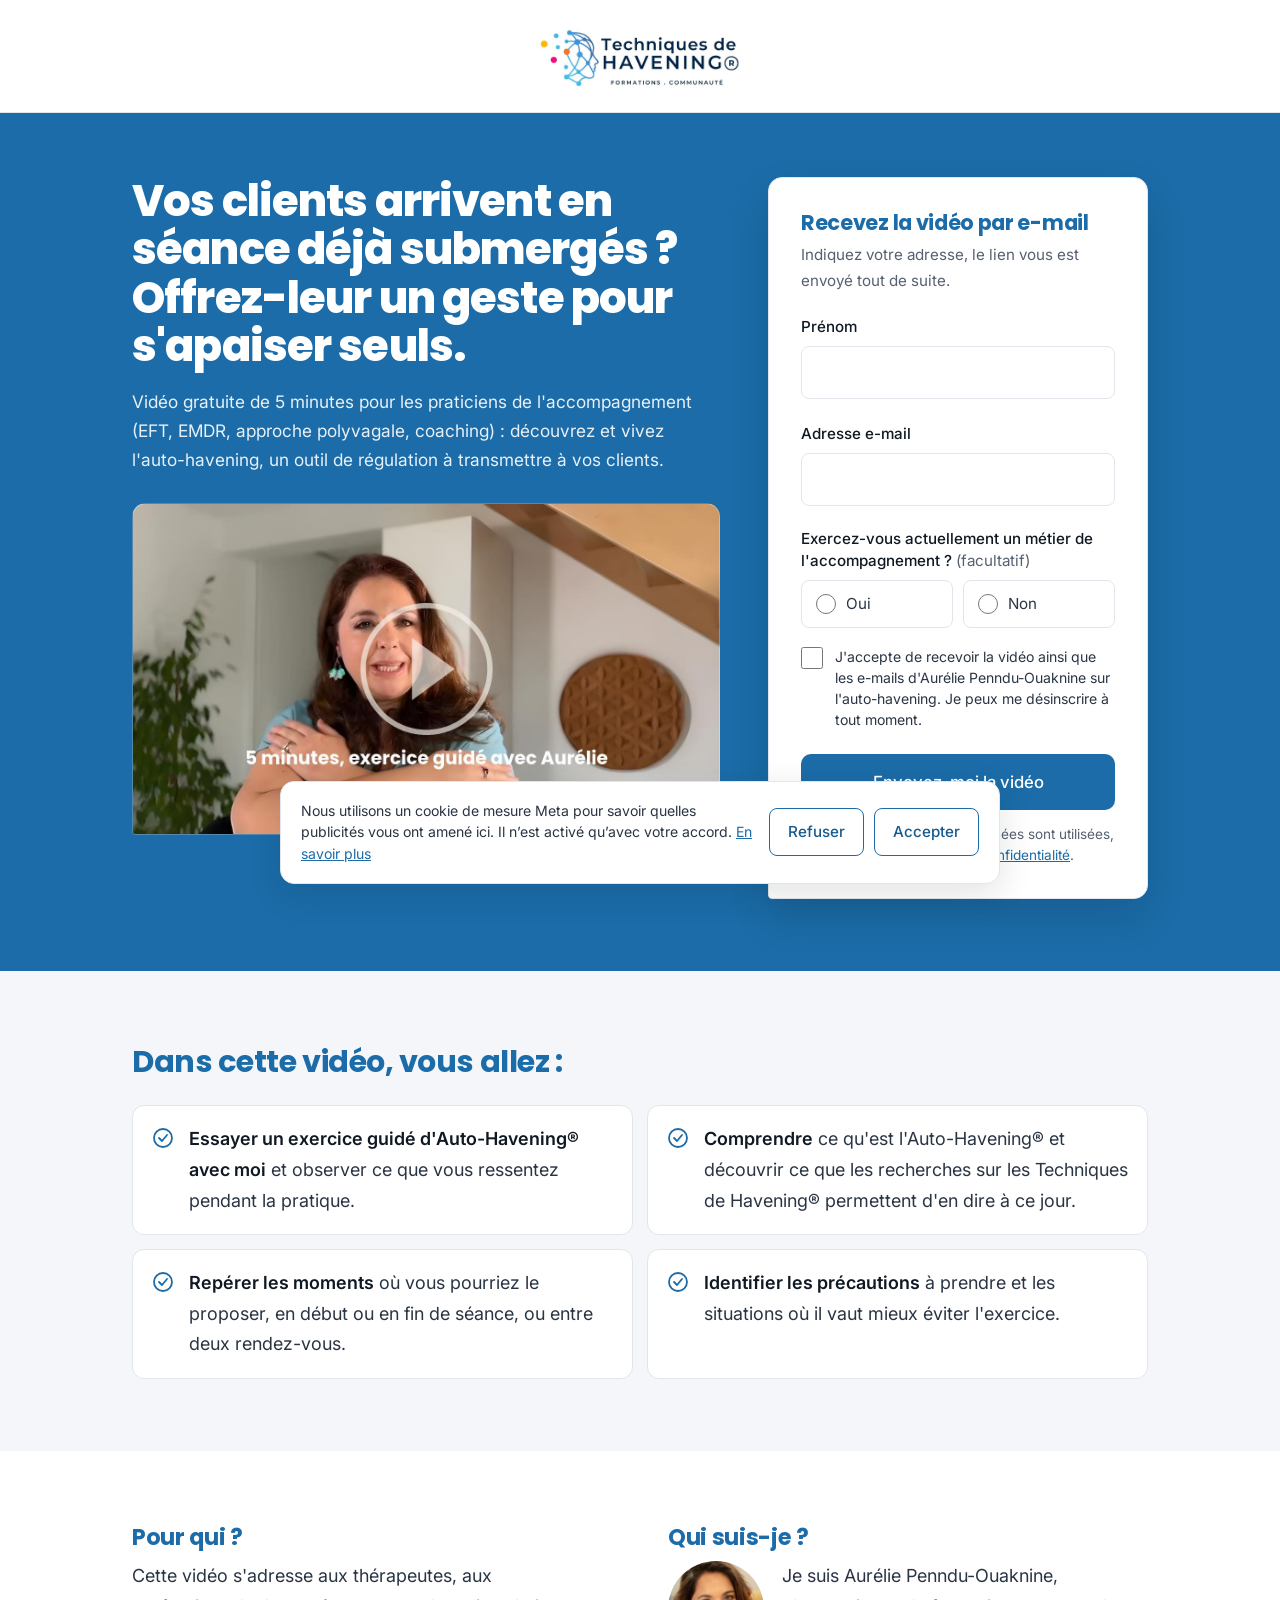
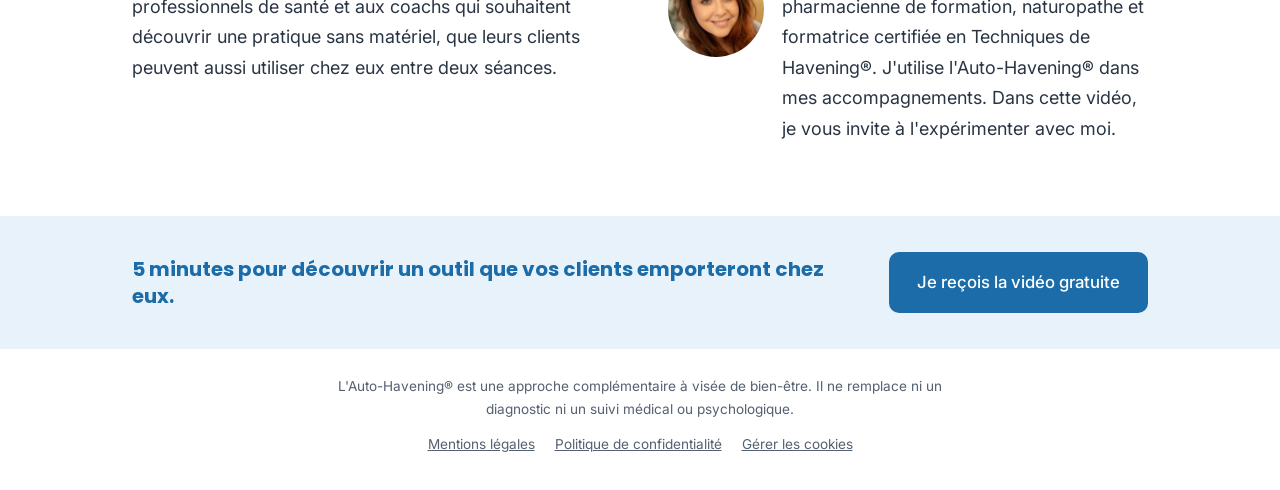
<file: auto-havening/index.html>
<!DOCTYPE html>
<html lang="fr">
<head>
<meta charset="UTF-8">
<meta name="viewport" content="width=device-width, initial-scale=1">
<meta name="robots" content="noindex, nofollow">
<title>Vidéo gratuite : l'Auto-Havening® pour vos clients | Havening® France</title>
<meta name="description" content="Vidéo gratuite de 5 minutes pour les praticiens : découvrez et vivez l'auto-havening, un outil de régulation à transmettre à vos clients.">
<link rel="preconnect" href="https://fonts.googleapis.com">
<link rel="preconnect" href="https://fonts.gstatic.com" crossorigin>
<link href="https://fonts.googleapis.com/css2?family=Poppins:wght@600;700;800&family=Inter:ital,wght@0,400;0,500;0,600;1,400;1,500&display=swap" rel="stylesheet">
<link rel="stylesheet" href="style.css?v=10">
<script src="config.js?v=10"></script>
<script src="pixel.js?v=10"></script>
</head>
<body>

<!-- === EN-TÊTE (logo seul, pas de menu) === -->
<header class="site-header">
  <img class="logo-img" src="logo-havening.jpg" alt="Techniques de Havening® France, formations et communauté" width="940" height="300">
</header>

<main>

  <!-- === BANDEAU D'OUVERTURE : titre, aperçu vidéo, formulaire === -->
  <section class="hero">
    <div class="wide hero-grid">

      <div class="hero-text">
        <h1>Vos clients arrivent en séance déjà submergés&nbsp;? Offrez-leur un geste pour s'apaiser seuls.</h1>
        <p class="lead">Vidéo gratuite de 5 minutes pour les praticiens de l'accompagnement (EFT, EMDR, approche polyvagale, coaching)&nbsp;: découvrez et vivez l'auto-havening, un outil de régulation à transmettre à vos clients.</p>
      </div>

      <!-- Aperçu de la vidéo de 5 min. Image : renseigner PREVIEW_IMG dans config.js.
           Un clic amène au formulaire : la vidéo elle-même est envoyée par email. -->
      <div class="hero-preview">
        <button type="button" class="preview" id="preview" aria-label="Recevoir la vidéo : aller au formulaire">
          <span class="preview-inner">
            <span class="play"><svg width="24" height="24" viewBox="0 0 24 24" fill="currentColor" aria-hidden="true"><path d="M8 5v14l11-7z"/></svg></span>
            <span class="preview-label">5 minutes, exercice guidé avec Aurélie</span>
          </span>
        </button>
      </div>

      <!-- === FORMULAIRE : prénom + email + consentement === -->
      <div class="hero-form" id="inscription">
        <section class="form-card" aria-labelledby="form-title">
          <h2 id="form-title">Recevez la vidéo par e-mail</h2>
          <p class="intro-line">Indiquez votre adresse, le lien vous est envoyé tout de suite.</p>

          <form id="video-form" novalidate>
            <div class="form-grid">
              <div class="field">
                <label for="prenom">Prénom</label>
                <input id="prenom" name="prenom" type="text" autocomplete="given-name" required>
                <p class="err" id="prenom-err" role="alert"></p>
              </div>
              <div class="field">
                <label for="email">Adresse e-mail</label>
                <input id="email" name="email" type="email" autocomplete="email" inputmode="email" required>
                <p class="err" id="email-err" role="alert"></p>
              </div>

              <!-- Question facultative, aucune réponse présélectionnée -->
              <fieldset class="choice">
                <legend>Exercez-vous actuellement un métier de l'accompagnement&nbsp;? <span class="optional">(facultatif)</span></legend>
                <div class="choice-options">
                  <label><input type="radio" name="metier" value="Oui"> Oui</label>
                  <label><input type="radio" name="metier" value="Non"> Non</label>
                </div>
              </fieldset>

              <div>
                <label class="check">
                  <input type="checkbox" id="optin" name="optin" required>
                  <span>J'accepte de recevoir la vidéo ainsi que les e-mails d'Aurélie Penndu-Ouaknine sur l'auto-havening. Je peux me désinscrire à tout moment.</span>
                </label>
                <p class="check-err" id="optin-err" role="alert"></p>
              </div>

              <!-- Piège anti-robots : reste vide pour un humain -->
              <div class="hp" aria-hidden="true">
                <label for="site">Ne pas remplir</label>
                <input id="site" name="site" type="text" tabindex="-1" autocomplete="off">
              </div>

              <div>
                <p class="form-error" id="form-error" role="alert"></p>
                <button class="btn" type="submit" id="submit-btn">Envoyez-moi la vidéo</button>
                <p class="consent" style="margin-top:14px;">Pour savoir comment vos données sont utilisées, consultez notre <a class="privacy-link" href="#" target="_blank" rel="noopener">politique de confidentialité</a>.</p>
              </div>
            </div>
          </form>
        </section>
      </div>

    </div>
  </section>

  <!-- === DANS CETTE VIDÉO === -->
  <section class="learn">
    <div class="wide">
      <h2>Dans cette vidéo, vous allez&nbsp;:</h2>
      <ul class="learn-list">
        <li>
          <svg width="24" height="24" viewBox="0 0 24 24" fill="none" stroke="#1B6CA8" stroke-width="1.8" stroke-linecap="round" stroke-linejoin="round" aria-hidden="true"><circle cx="12" cy="12" r="9"/><path d="m8 12 3 3 5-6"/></svg>
          <span><strong>Essayer un exercice guidé d'Auto-Havening® avec moi</strong> et observer ce que vous ressentez pendant la pratique.</span>
        </li>
        <li>
          <svg width="24" height="24" viewBox="0 0 24 24" fill="none" stroke="#1B6CA8" stroke-width="1.8" stroke-linecap="round" stroke-linejoin="round" aria-hidden="true"><circle cx="12" cy="12" r="9"/><path d="m8 12 3 3 5-6"/></svg>
          <span><strong>Comprendre</strong> ce qu'est l'Auto-Havening® et découvrir ce que les recherches sur les Techniques de Havening® permettent d'en dire à ce jour.</span>
        </li>
        <li>
          <svg width="24" height="24" viewBox="0 0 24 24" fill="none" stroke="#1B6CA8" stroke-width="1.8" stroke-linecap="round" stroke-linejoin="round" aria-hidden="true"><circle cx="12" cy="12" r="9"/><path d="m8 12 3 3 5-6"/></svg>
          <span><strong>Repérer les moments</strong> où vous pourriez le proposer, en début ou en fin de séance, ou entre deux rendez-vous.</span>
        </li>
        <li>
          <svg width="24" height="24" viewBox="0 0 24 24" fill="none" stroke="#1B6CA8" stroke-width="1.8" stroke-linecap="round" stroke-linejoin="round" aria-hidden="true"><circle cx="12" cy="12" r="9"/><path d="m8 12 3 3 5-6"/></svg>
          <span><strong>Identifier les précautions</strong> à prendre et les situations où il vaut mieux éviter l'exercice.</span>
        </li>
      </ul>
    </div>
  </section>

  <!-- === POUR QUI ? / QUI SUIS-JE ? === -->
  <section class="about">
    <div class="wide about-grid">
      <div>
        <h2>Pour qui&nbsp;?</h2>
        <p>Cette vidéo s'adresse aux thérapeutes, aux professionnels de santé et aux coachs qui souhaitent découvrir une pratique sans matériel, que leurs clients peuvent aussi utiliser chez eux entre deux séances.</p>
      </div>
      <div>
        <h2>Qui suis-je&nbsp;?</h2>
        <div class="who">
<div class="portrait"><img src="aurelie.jpg" alt="Aurélie Penndu-Ouaknine" width="400" height="400" loading="lazy"></div>
          <p>Je suis Aurélie Penndu-Ouaknine, pharmacienne de formation, naturopathe et formatrice certifiée en Techniques de Havening®. J'utilise l'Auto-Havening® dans mes accompagnements. Dans cette vidéo, je vous invite à l'expérimenter avec moi.</p>
        </div>
      </div>
    </div>
  </section>

  <!-- === RAPPEL === -->
  <section class="reminder">
    <div class="wide reminder-inner">
      <p>5 minutes pour découvrir un outil que vos clients emporteront chez eux.</p>
      <a class="btn" href="#inscription" id="reminder-btn">Je reçois la vidéo gratuite</a>
    </div>
  </section>

</main>

<!-- === PIED DE PAGE === -->
<footer class="site-footer">
  <p class="disclaimer">L'Auto-Havening® est une approche complémentaire à visée de bien-être. Il ne remplace ni un diagnostic ni un suivi médical ou psychologique.</p>
  <a id="legal-link" href="#" target="_blank" rel="noopener">Mentions légales</a>
  <a class="privacy-link" href="#" target="_blank" rel="noopener">Politique de confidentialité</a>
  <a href="#" data-link="cookies">Gérer les cookies</a>
</footer>

<script>
/* =====================================================================
   INSCRIPTION → Formspree + ActiveCampaign → merci.html (page de remerciement)
   ===================================================================== */
(function () {
  var C = window.AH_CONFIG || {};
  document.getElementById('legal-link').href = C.LEGAL_URL || '#';
  document.querySelectorAll('.privacy-link').forEach(function (a) { a.href = C.PRIVACY_URL || '#'; });

  /* Image d'aperçu de la vidéo */
  if (C.PREVIEW_IMG) {
    var pv = document.getElementById('preview');
    pv.style.backgroundImage = 'url("' + C.PREVIEW_IMG + '")';
    pv.classList.add('has-img'); /* l'image porte déjà le bouton et le texte */
  }

  /* L'aperçu et le bouton du bas amènent au formulaire et placent le curseur dans « Prénom » */
  function goToForm(e) {
    if (e) e.preventDefault();
    document.getElementById('inscription').scrollIntoView({ behavior: 'smooth', block: 'center' });
    setTimeout(function () { document.getElementById('prenom').focus({ preventScroll: true }); }, 450);
  }
  document.getElementById('preview').addEventListener('click', goToForm);
  document.getElementById('reminder-btn').addEventListener('click', goToForm);

  /* Mémorise les paramètres utm_ de l'URL (pour savoir quelle publicité a amené le contact) */
  var utm = {};
  new URLSearchParams(location.search).forEach(function (v, k) {
    if (k.indexOf('utm_') === 0 || k === 'fbclid') utm[k] = v;
  });

  var form = document.getElementById('video-form');
  var btn = document.getElementById('submit-btn');
  var formError = document.getElementById('form-error');
  var optin = document.getElementById('optin');
  var optinErr = document.getElementById('optin-err');

  var rules = {
    prenom: function (v) { return v ? '' : 'Indiquez votre prénom.'; },
    email:  function (v) { return /^[^\s@]+@[^\s@]+\.[^\s@]{2,}$/.test(v) ? '' : 'Indiquez une adresse e-mail valide, par exemple nom@domaine.fr.'; }
  };
  function check(name) {
    var input = form.elements[name];
    var msg = rules[name](input.value.trim());
    document.getElementById(name + '-err').textContent = msg;
    input.setAttribute('aria-invalid', msg ? 'true' : 'false');
    return !msg;
  }
  function checkOptin() {
    var msg = optin.checked ? '' : 'Cochez la case pour recevoir la vidéo par e-mail.';
    optinErr.textContent = msg;
    optin.setAttribute('aria-invalid', msg ? 'true' : 'false');
    return !msg;
  }
  Object.keys(rules).forEach(function (n) {
    form.elements[n].addEventListener('input', function () {
      if (this.getAttribute('aria-invalid') === 'true') check(n);
    });
  });
  optin.addEventListener('change', function () { if (optinErr.textContent) checkOptin(); });

  function newEventId() {
    return 'lead-' + Date.now() + '-' + Math.random().toString(36).slice(2, 9);
  }

  /* Formspree : copie de sécurité de chaque inscription */
  function sendFormspree(data) {
    if (!C.FORMSPREE_ID) return Promise.resolve(false);
    var ctrl = new AbortController();
    var t = setTimeout(function () { ctrl.abort(); }, 8000);
    return fetch('https://formspree.io/f/' + C.FORMSPREE_ID, {
      method: 'POST',
      headers: { 'Accept': 'application/json', 'Content-Type': 'application/json' },
      body: JSON.stringify(data),
      signal: ctrl.signal
    }).then(function (r) { clearTimeout(t); return r.ok; })
      .catch(function () { clearTimeout(t); return false; });
  }

  /* ActiveCampaign : formulaire « Vidéo auto-havening » (méthode proc.php,
     contourne le CORS). C'est lui qui déclenche l'e-mail de livraison. */
  function sendActiveCampaign(d) {
    return new Promise(function (resolve) {
      if (!C.AC_ACCOUNT || !C.AC_FORM_ID) { console.info('[Auto-Havening] Formulaire ActiveCampaign de la vidéo non configuré (config.js).'); return resolve(false); }
      var id = C.AC_FORM_ID;
      var q = '/proc.php?u=' + id + '&f=' + id + '&s=&c=0&m=0&act=sub&v=2&or=' + encodeURIComponent(C.AC_FORM_OR || C.AC_ORG_ID || '') +
              '&firstname=' + encodeURIComponent(d.prenom) +
              '&email=' + encodeURIComponent(d.email) +
              /* Réponse « métier de l'accompagnement », seulement si elle est donnée
                 et si le champ ActiveCampaign est renseigné dans config.js */
              (d.metier && C.AC_FIELD_METIER ? '&field[' + C.AC_FIELD_METIER + ']=' + encodeURIComponent(d.metier) : '') +
              '&jsonp=true';
      var s = document.createElement('script');
      var done = false;
      function finish(ok) { if (!done) { done = true; resolve(ok); } }
      s.onload = function () { finish(true); };
      s.onerror = function () { finish(false); };
      setTimeout(function () { finish(true); }, 4000);
      s.src = C.AC_ACCOUNT + q;
      document.body.appendChild(s);
    });
  }

  form.addEventListener('submit', function (e) {
    e.preventDefault();
    formError.classList.remove('show');

    var ok = [check('prenom'), check('email'), checkOptin()].every(Boolean);
    if (!ok) {
      var first = form.querySelector('[aria-invalid="true"]');
      if (first) first.focus();
      return;
    }
    if (form.elements.site.value) return; /* robot */

    var metierInput = form.querySelector('input[name="metier"]:checked');
    var d = {
      prenom: form.elements.prenom.value.trim(),
      email: form.elements.email.value.trim(),
      metier: metierInput ? metierInput.value : ''
    };
    var eid = newEventId();

    btn.disabled = true;
    btn.textContent = 'Envoi en cours…';

    var payload = Object.assign({}, d, utm, {
      metier: d.metier || 'sans réponse',
      consentement_emails: 'oui',
      source: C.SOURCE || 'video-auto-havening',
      page: location.href.split('?')[0],
      event_id: eid
    });

    Promise.all([sendFormspree(payload), sendActiveCampaign(d)]).then(function (res) {
      var anyConfigured = !!(C.FORMSPREE_ID || (C.AC_ACCOUNT && C.AC_FORM_ID));
      if (anyConfigured && !res[0] && !res[1]) {
        btn.disabled = false;
        btn.textContent = 'Envoyez-moi la vidéo';
        formError.textContent = "L'envoi n'a pas abouti. Vérifiez votre connexion internet puis cliquez à nouveau sur le bouton.";
        formError.classList.add('show');
        return;
      }
      /* Prénom et e-mail restent dans l'onglet (jamais dans l'adresse de la page) :
         ils servent à personnaliser la page de remerciement et à préremplir Calendly. */
      try {
        sessionStorage.setItem('ah_lead', JSON.stringify({
          prenom: d.prenom, email: d.email, eid: eid, leadSent: false
        }));
      } catch (err) {}
      location.href = 'merci.html?eid=' + encodeURIComponent(eid);
    });
  });
})();
</script>
</body>
</html>
</file>
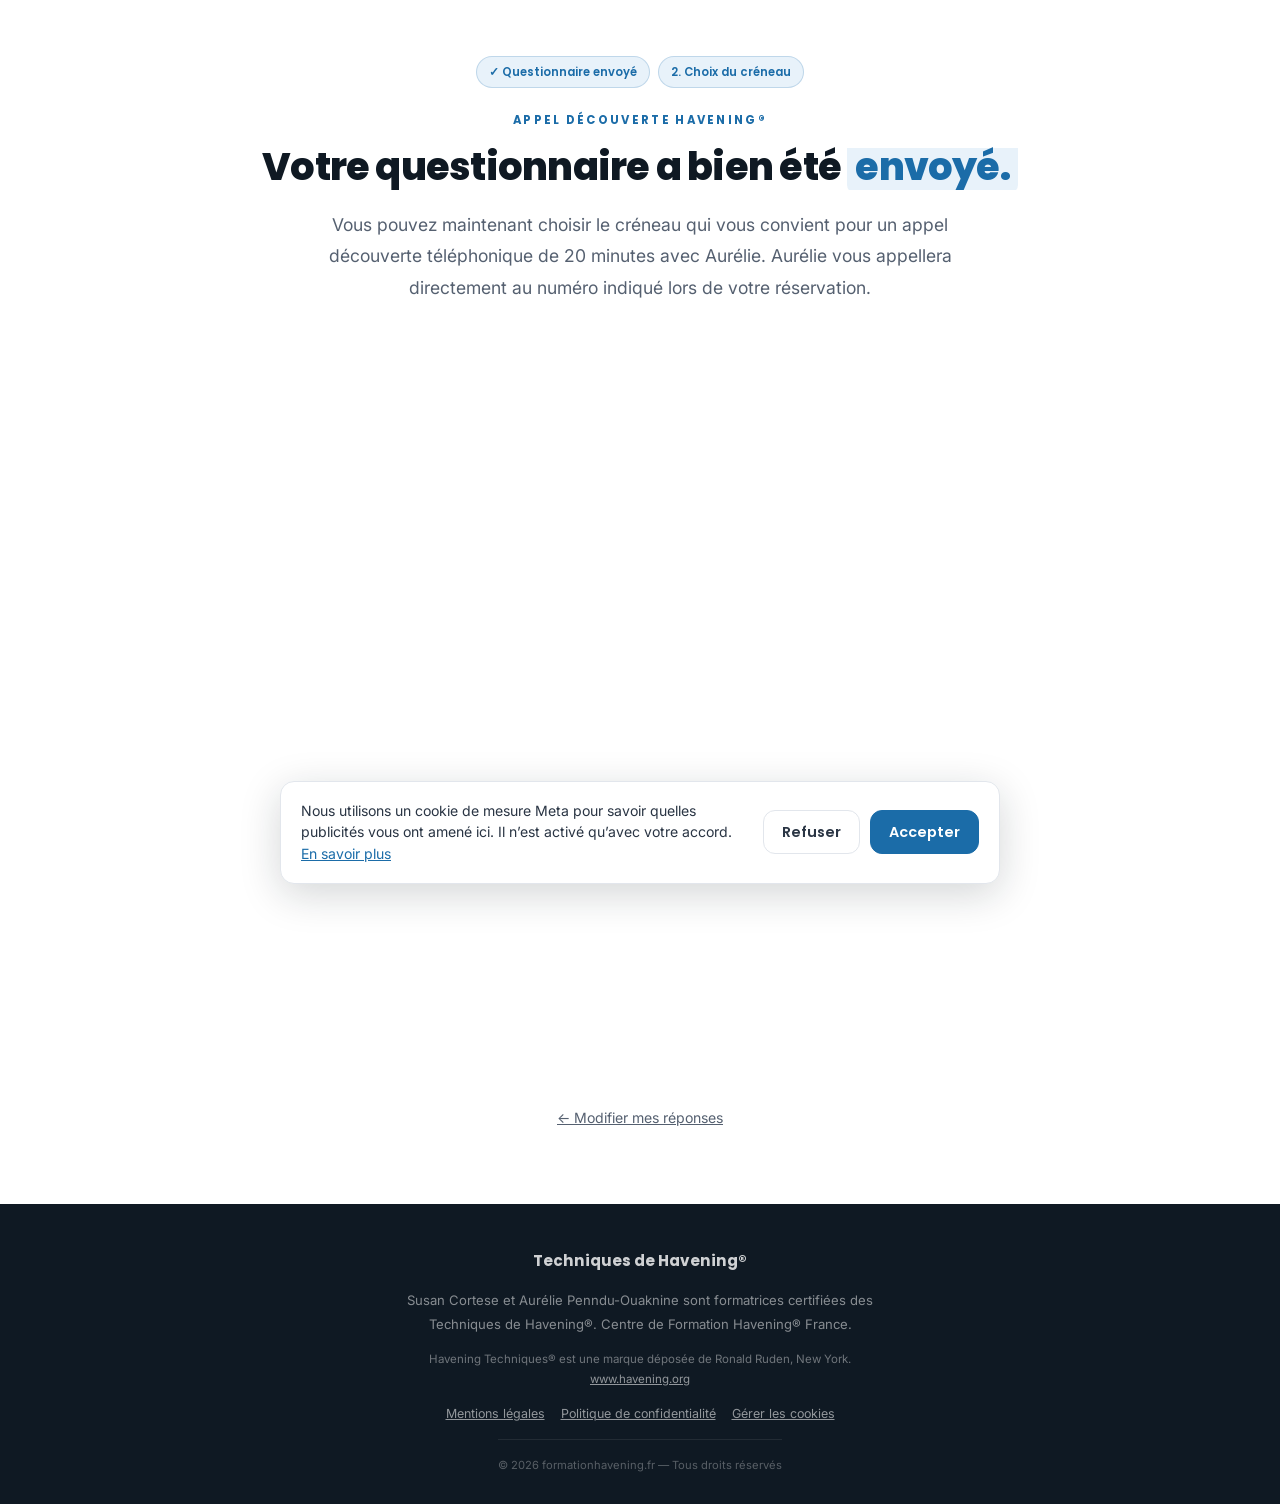
<file: choisir-mon-creneau/index.html>
<!DOCTYPE html>
<html lang="fr">
<head>
<meta charset="UTF-8">
<meta name="viewport" content="width=device-width, initial-scale=1.0, viewport-fit=cover">
<title>Choisissez votre créneau | Appel découverte Havening®</title>
<meta name="description" content="Choisissez le créneau de votre appel découverte Havening® de 20 minutes.">
<meta name="robots" content="noindex">
<link rel="preconnect" href="https://fonts.googleapis.com">
<link rel="preconnect" href="https://fonts.gstatic.com" crossorigin>
<link href="https://fonts.googleapis.com/css2?family=Poppins:wght@400;600;700;800&family=Inter:wght@400;500;600&display=swap" rel="stylesheet">
<link rel="stylesheet" href="../assets/havening.css">
<!-- MESURE : coller ici le code Google Tag Manager et/ou Meta Pixel.
     Le script envoie déjà page_view, cta_click, form_start, form_submit,
     calendar_view, booking_confirmed dans window.dataLayer (et fbq si présent). -->
</head>
<body data-page="creneau" data-root="../">

<main class="col-w">
  <!-- === EN-TÊTE === -->
  <div class="slot-head">
    <div class="steps-mini" aria-label="Progression">
      <span class="done">✓ Questionnaire envoyé</span><span class="done">2. Choix du créneau</span>
    </div>
    <span class="eyebrow">Appel découverte Havening®</span>
    <h1 style="font-size:clamp(1.7rem,4vw,2.4rem);">Votre questionnaire a bien été <span class="hl">envoyé.</span></h1>
    <p class="lead" style="max-width:640px;margin:0 auto;">Vous pouvez maintenant choisir le créneau qui vous convient pour un appel découverte téléphonique de 20 minutes avec Aurélie. Aurélie vous appellera directement au numéro indiqué lors de votre réservation.</p>
  </div>

  <!-- === CONFIRMATION (affichée après réservation) === -->
  <div class="confirm" id="booking-confirm" role="status" aria-live="polite">
    <svg class="ico" viewBox="0 0 24 24" fill="none" aria-hidden="true"><circle cx="12" cy="12" r="12" fill="#1B6CA8"/><polyline points="6,12 10,16 18,8" stroke="white" stroke-width="2" stroke-linecap="round" stroke-linejoin="round"/></svg>
    <h2>Votre appel est réservé.</h2>
    <p>Vous allez recevoir un email de confirmation avec la date, l’heure et les liens pour reporter ou annuler. Aurélie vous appellera au numéro indiqué. À très bientôt !</p>
  </div>

  <!-- === CALENDLY (URL à renseigner dans assets/config.js) === -->
  <div class="notice" id="calendly-notice" hidden>Le calendrier n’est pas encore configuré : renseignez <strong>calendlyUrl</strong> dans <code>assets/config.js</code>.</div>
  <div class="calendly-box" id="calendly-box"></div>

  <p class="center"><a class="back-link" href="../#questionnaire">← Modifier mes réponses</a></p>
  <div style="height:56px"></div>
</main>

<!-- === FOOTER === -->
<footer>
  <div class="col">
    <div class="footer-inner">
      <div class="footer-logo">Techniques de Havening®</div>
      <p class="footer-desc">Susan Cortese et Aurélie Penndu-Ouaknine sont formatrices certifiées des Techniques de Havening®. Centre de Formation Havening® France.</p>
      <p class="footer-legal">Havening Techniques® est une marque déposée de Ronald Ruden, New York. <a href="https://havening.org" target="_blank" rel="noopener">www.havening.org</a></p>
      <div class="footer-links"><a href="#" data-link="mentions">Mentions légales</a><a href="#" data-link="confidentialite">Politique de confidentialité</a><a href="#" data-link="cookies">Gérer les cookies</a></div>
      <div class="footer-copy">© 2026 formationhavening.fr — Tous droits réservés</div>
    </div>
  </div>
</footer>

<script src="../assets/config.js"></script>
<script src="../assets/app.js"></script>
</body>
</html>
</file>
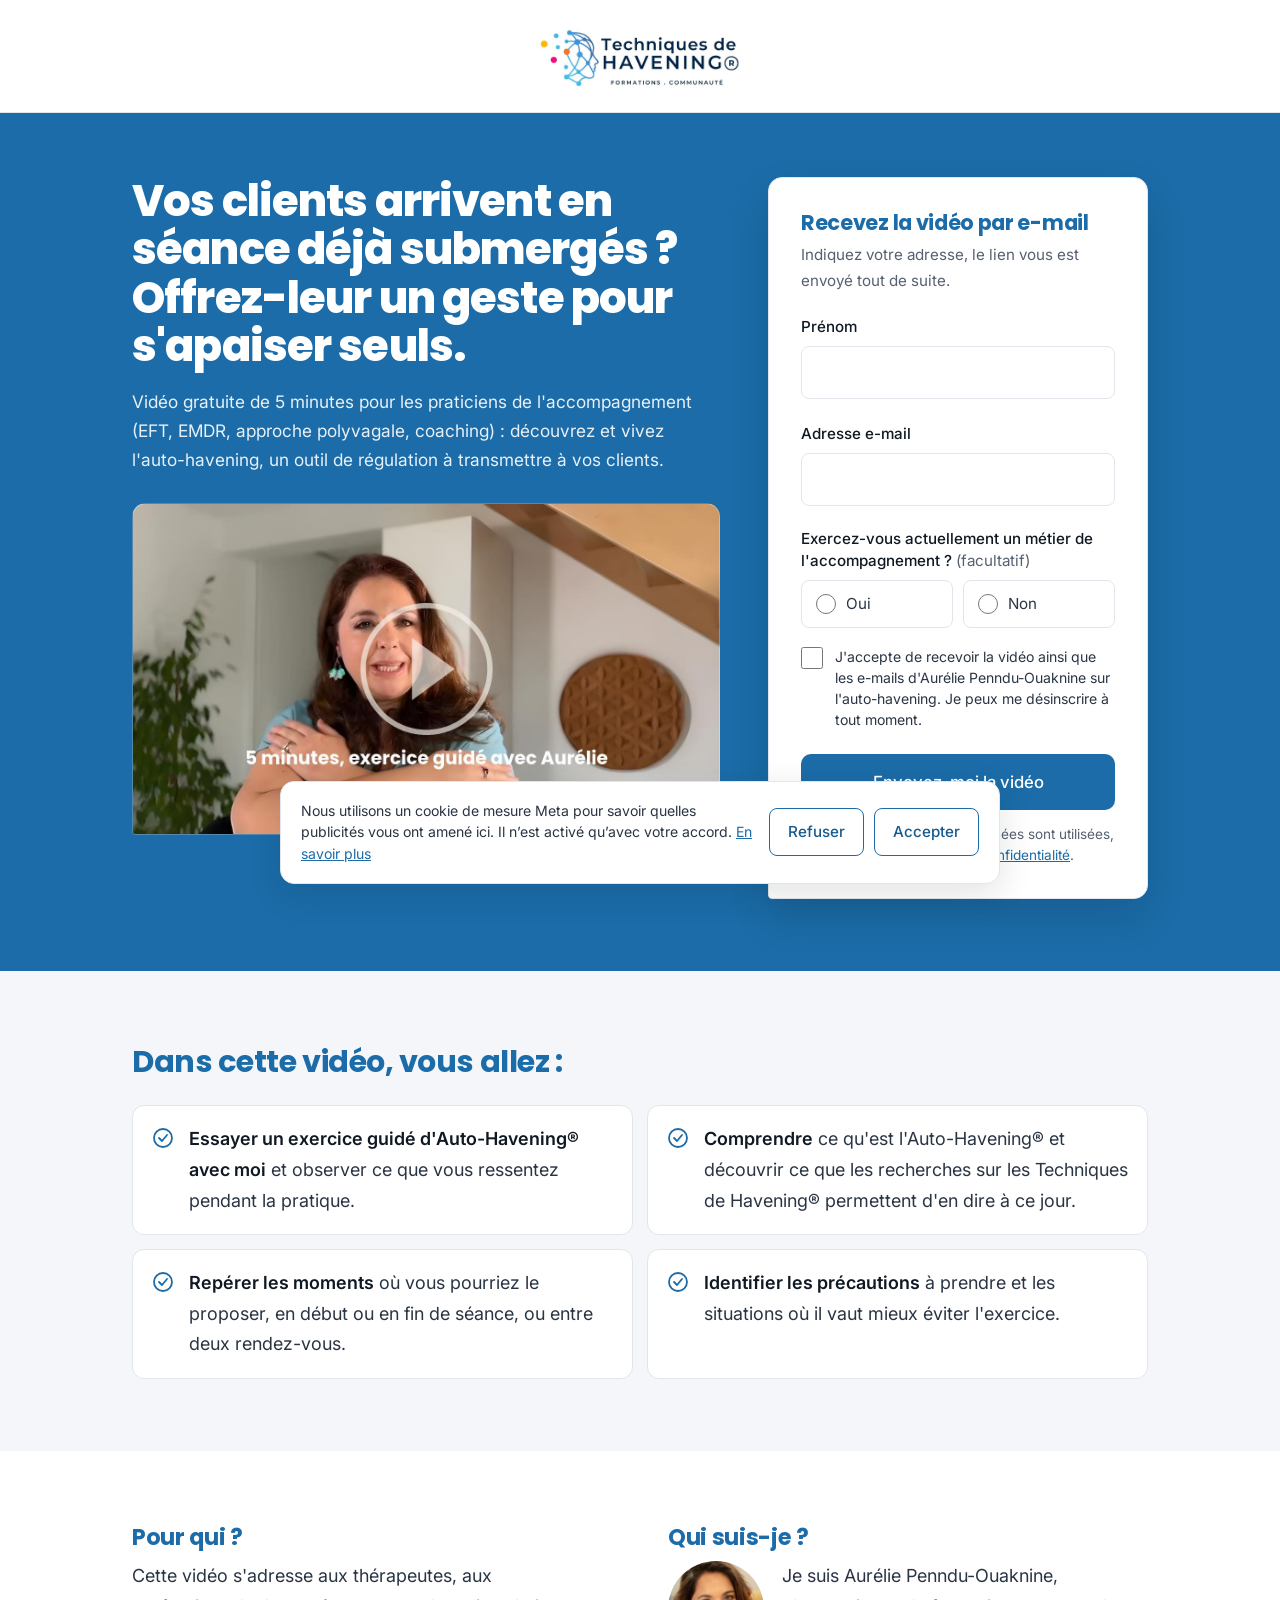
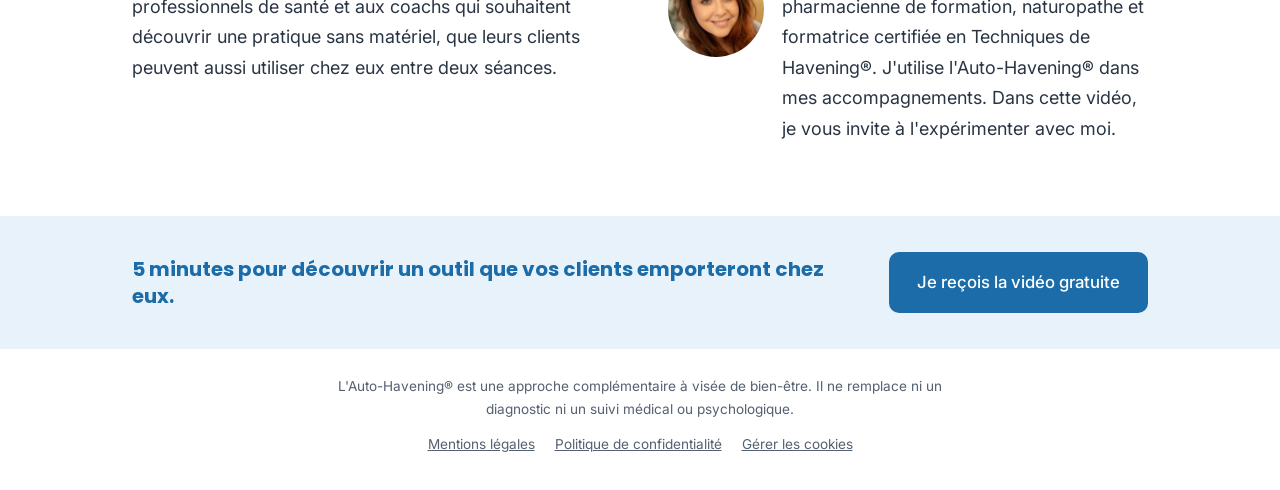
<file: tremplin/index.html>
<!DOCTYPE html>
<html lang="fr">
<head>
<meta charset="UTF-8">
<meta name="viewport" content="width=device-width, initial-scale=1">
<meta name="robots" content="noindex, nofollow">
<title>Vidéo gratuite : l'Auto-Havening® pour vos clients | Havening® France</title>
<meta name="description" content="Vidéo gratuite de 5 minutes pour les praticiens : découvrez et vivez l'auto-havening, un outil de régulation à transmettre à vos clients.">
<link rel="preconnect" href="https://fonts.googleapis.com">
<link rel="preconnect" href="https://fonts.gstatic.com" crossorigin>
<link href="https://fonts.googleapis.com/css2?family=Poppins:wght@600;700;800&family=Inter:ital,wght@0,400;0,500;0,600;1,400;1,500&display=swap" rel="stylesheet">
<link rel="stylesheet" href="style.css?v=9">
<script src="config.js?v=9"></script>
<script src="pixel.js?v=9"></script>
</head>
<body>

<!-- === EN-TÊTE (logo seul, pas de menu) === -->
<header class="site-header">
  <img class="logo-img" src="logo-havening.jpg" alt="Techniques de Havening® France, formations et communauté" width="940" height="300">
</header>

<main>

  <!-- === BANDEAU D'OUVERTURE : titre, aperçu vidéo, formulaire === -->
  <section class="hero">
    <div class="wide hero-grid">

      <div class="hero-text">
        <h1>Vos clients arrivent en séance déjà submergés&nbsp;? Offrez-leur un geste pour s'apaiser seuls.</h1>
        <p class="lead">Vidéo gratuite de 5 minutes pour les praticiens de l'accompagnement (EFT, EMDR, approche polyvagale, coaching)&nbsp;: découvrez et vivez l'auto-havening, un outil de régulation à transmettre à vos clients.</p>
      </div>

      <!-- Aperçu de la vidéo de 5 min. Image : renseigner PREVIEW_IMG dans config.js.
           Un clic amène au formulaire : la vidéo elle-même est envoyée par email. -->
      <div class="hero-preview">
        <button type="button" class="preview" id="preview" aria-label="Recevoir la vidéo : aller au formulaire">
          <span class="preview-inner">
            <span class="play"><svg width="24" height="24" viewBox="0 0 24 24" fill="currentColor" aria-hidden="true"><path d="M8 5v14l11-7z"/></svg></span>
            <span class="preview-label">5 minutes, exercice guidé avec Aurélie</span>
          </span>
        </button>
      </div>

      <!-- === FORMULAIRE : prénom + email + consentement === -->
      <div class="hero-form" id="inscription">
        <section class="form-card" aria-labelledby="form-title">
          <h2 id="form-title">Recevez la vidéo par e-mail</h2>
          <p class="intro-line">Indiquez votre adresse, le lien vous est envoyé tout de suite.</p>

          <form id="video-form" novalidate>
            <div class="form-grid">
              <div class="field">
                <label for="prenom">Prénom</label>
                <input id="prenom" name="prenom" type="text" autocomplete="given-name" required>
                <p class="err" id="prenom-err" role="alert"></p>
              </div>
              <div class="field">
                <label for="email">Adresse e-mail</label>
                <input id="email" name="email" type="email" autocomplete="email" inputmode="email" required>
                <p class="err" id="email-err" role="alert"></p>
              </div>

              <!-- Question facultative, aucune réponse présélectionnée -->
              <fieldset class="choice">
                <legend>Exercez-vous actuellement un métier de l'accompagnement&nbsp;? <span class="optional">(facultatif)</span></legend>
                <div class="choice-options">
                  <label><input type="radio" name="metier" value="Oui"> Oui</label>
                  <label><input type="radio" name="metier" value="Non"> Non</label>
                </div>
              </fieldset>

              <div>
                <label class="check">
                  <input type="checkbox" id="optin" name="optin" required>
                  <span>J'accepte de recevoir la vidéo ainsi que les e-mails d'Aurélie Penndu-Ouaknine sur l'auto-havening. Je peux me désinscrire à tout moment.</span>
                </label>
                <p class="check-err" id="optin-err" role="alert"></p>
              </div>

              <!-- Piège anti-robots : reste vide pour un humain -->
              <div class="hp" aria-hidden="true">
                <label for="site">Ne pas remplir</label>
                <input id="site" name="site" type="text" tabindex="-1" autocomplete="off">
              </div>

              <div>
                <p class="form-error" id="form-error" role="alert"></p>
                <button class="btn" type="submit" id="submit-btn">Envoyez-moi la vidéo</button>
                <p class="consent" style="margin-top:14px;">Pour savoir comment vos données sont utilisées, consultez notre <a class="privacy-link" href="#" target="_blank" rel="noopener">politique de confidentialité</a>.</p>
              </div>
            </div>
          </form>
        </section>
      </div>

    </div>
  </section>

  <!-- === DANS CETTE VIDÉO === -->
  <section class="learn">
    <div class="wide">
      <h2>Dans cette vidéo, vous allez&nbsp;:</h2>
      <ul class="learn-list">
        <li>
          <svg width="24" height="24" viewBox="0 0 24 24" fill="none" stroke="#1B6CA8" stroke-width="1.8" stroke-linecap="round" stroke-linejoin="round" aria-hidden="true"><circle cx="12" cy="12" r="9"/><path d="m8 12 3 3 5-6"/></svg>
          <span><strong>Essayer un exercice guidé d'Auto-Havening® avec moi</strong> et observer ce que vous ressentez pendant la pratique.</span>
        </li>
        <li>
          <svg width="24" height="24" viewBox="0 0 24 24" fill="none" stroke="#1B6CA8" stroke-width="1.8" stroke-linecap="round" stroke-linejoin="round" aria-hidden="true"><circle cx="12" cy="12" r="9"/><path d="m8 12 3 3 5-6"/></svg>
          <span><strong>Comprendre</strong> ce qu'est l'Auto-Havening® et découvrir ce que les recherches sur les Techniques de Havening® permettent d'en dire à ce jour.</span>
        </li>
        <li>
          <svg width="24" height="24" viewBox="0 0 24 24" fill="none" stroke="#1B6CA8" stroke-width="1.8" stroke-linecap="round" stroke-linejoin="round" aria-hidden="true"><circle cx="12" cy="12" r="9"/><path d="m8 12 3 3 5-6"/></svg>
          <span><strong>Repérer les moments</strong> où vous pourriez le proposer, en début ou en fin de séance, ou entre deux rendez-vous.</span>
        </li>
        <li>
          <svg width="24" height="24" viewBox="0 0 24 24" fill="none" stroke="#1B6CA8" stroke-width="1.8" stroke-linecap="round" stroke-linejoin="round" aria-hidden="true"><circle cx="12" cy="12" r="9"/><path d="m8 12 3 3 5-6"/></svg>
          <span><strong>Identifier les précautions</strong> à prendre et les situations où il vaut mieux éviter l'exercice.</span>
        </li>
      </ul>
    </div>
  </section>

  <!-- === POUR QUI ? / QUI SUIS-JE ? === -->
  <section class="about">
    <div class="wide about-grid">
      <div>
        <h2>Pour qui&nbsp;?</h2>
        <p>Cette vidéo s'adresse aux thérapeutes, aux professionnels de santé et aux coachs qui souhaitent découvrir une pratique sans matériel, que leurs clients peuvent aussi utiliser chez eux entre deux séances.</p>
      </div>
      <div>
        <h2>Qui suis-je&nbsp;?</h2>
        <div class="who">
<div class="portrait"><img src="aurelie.jpg" alt="Aurélie Penndu-Ouaknine" width="400" height="400" loading="lazy"></div>
          <p>Je suis Aurélie Penndu-Ouaknine, pharmacienne de formation, naturopathe et formatrice certifiée en Techniques de Havening®. J'utilise l'Auto-Havening® dans mes accompagnements. Dans cette vidéo, je vous invite à l'expérimenter avec moi.</p>
        </div>
      </div>
    </div>
  </section>

  <!-- === RAPPEL === -->
  <section class="reminder">
    <div class="wide reminder-inner">
      <p>5 minutes pour découvrir un outil que vos clients emporteront chez eux.</p>
      <a class="btn" href="#inscription" id="reminder-btn">Je reçois la vidéo gratuite</a>
    </div>
  </section>

</main>

<!-- === PIED DE PAGE === -->
<footer class="site-footer">
  <p class="disclaimer">L'Auto-Havening® est une approche complémentaire à visée de bien-être. Il ne remplace ni un diagnostic ni un suivi médical ou psychologique.</p>
  <a id="legal-link" href="#" target="_blank" rel="noopener">Mentions légales</a>
  <a class="privacy-link" href="#" target="_blank" rel="noopener">Politique de confidentialité</a>
  <a href="#" data-link="cookies">Gérer les cookies</a>
</footer>

<script>
/* =====================================================================
   INSCRIPTION → Formspree + ActiveCampaign → merci.html (page Tremplin)
   ===================================================================== */
(function () {
  var C = window.TREMPLIN_CONFIG || {};
  document.getElementById('legal-link').href = C.LEGAL_URL || '#';
  document.querySelectorAll('.privacy-link').forEach(function (a) { a.href = C.PRIVACY_URL || '#'; });

  /* Image d'aperçu de la vidéo */
  if (C.PREVIEW_IMG) {
    var pv = document.getElementById('preview');
    pv.style.backgroundImage = 'url("' + C.PREVIEW_IMG + '")';
    pv.classList.add('has-img'); /* l'image porte déjà le bouton et le texte */
  }

  /* L'aperçu et le bouton du bas amènent au formulaire et placent le curseur dans « Prénom » */
  function goToForm(e) {
    if (e) e.preventDefault();
    document.getElementById('inscription').scrollIntoView({ behavior: 'smooth', block: 'center' });
    setTimeout(function () { document.getElementById('prenom').focus({ preventScroll: true }); }, 450);
  }
  document.getElementById('preview').addEventListener('click', goToForm);
  document.getElementById('reminder-btn').addEventListener('click', goToForm);

  /* Mémorise les paramètres utm_ de l'URL (pour savoir quelle publicité a amené le contact) */
  var utm = {};
  new URLSearchParams(location.search).forEach(function (v, k) {
    if (k.indexOf('utm_') === 0 || k === 'fbclid') utm[k] = v;
  });

  var form = document.getElementById('video-form');
  var btn = document.getElementById('submit-btn');
  var formError = document.getElementById('form-error');
  var optin = document.getElementById('optin');
  var optinErr = document.getElementById('optin-err');

  var rules = {
    prenom: function (v) { return v ? '' : 'Indiquez votre prénom.'; },
    email:  function (v) { return /^[^\s@]+@[^\s@]+\.[^\s@]{2,}$/.test(v) ? '' : 'Indiquez une adresse e-mail valide, par exemple nom@domaine.fr.'; }
  };
  function check(name) {
    var input = form.elements[name];
    var msg = rules[name](input.value.trim());
    document.getElementById(name + '-err').textContent = msg;
    input.setAttribute('aria-invalid', msg ? 'true' : 'false');
    return !msg;
  }
  function checkOptin() {
    var msg = optin.checked ? '' : 'Cochez la case pour recevoir la vidéo par e-mail.';
    optinErr.textContent = msg;
    optin.setAttribute('aria-invalid', msg ? 'true' : 'false');
    return !msg;
  }
  Object.keys(rules).forEach(function (n) {
    form.elements[n].addEventListener('input', function () {
      if (this.getAttribute('aria-invalid') === 'true') check(n);
    });
  });
  optin.addEventListener('change', function () { if (optinErr.textContent) checkOptin(); });

  function newEventId() {
    return 'lead-' + Date.now() + '-' + Math.random().toString(36).slice(2, 9);
  }

  /* Formspree : copie de sécurité de chaque inscription */
  function sendFormspree(data) {
    if (!C.FORMSPREE_ID) return Promise.resolve(false);
    var ctrl = new AbortController();
    var t = setTimeout(function () { ctrl.abort(); }, 8000);
    return fetch('https://formspree.io/f/' + C.FORMSPREE_ID, {
      method: 'POST',
      headers: { 'Accept': 'application/json', 'Content-Type': 'application/json' },
      body: JSON.stringify(data),
      signal: ctrl.signal
    }).then(function (r) { clearTimeout(t); return r.ok; })
      .catch(function () { clearTimeout(t); return false; });
  }

  /* ActiveCampaign : formulaire « Vidéo auto-havening » (méthode proc.php,
     contourne le CORS). C'est lui qui déclenche l'e-mail de livraison. */
  function sendActiveCampaign(d) {
    return new Promise(function (resolve) {
      if (!C.AC_ACCOUNT || !C.AC_FORM_ID) { console.info('[Tremplin] Formulaire ActiveCampaign de la vidéo non configuré (config.js).'); return resolve(false); }
      var id = C.AC_FORM_ID;
      var q = '/proc.php?u=' + id + '&f=' + id + '&s=&c=0&m=0&act=sub&v=2&or=' + encodeURIComponent(C.AC_FORM_OR || C.AC_ORG_ID || '') +
              '&firstname=' + encodeURIComponent(d.prenom) +
              '&email=' + encodeURIComponent(d.email) +
              /* Réponse « métier de l'accompagnement », seulement si elle est donnée
                 et si le champ ActiveCampaign est renseigné dans config.js */
              (d.metier && C.AC_FIELD_METIER ? '&field[' + C.AC_FIELD_METIER + ']=' + encodeURIComponent(d.metier) : '') +
              '&jsonp=true';
      var s = document.createElement('script');
      var done = false;
      function finish(ok) { if (!done) { done = true; resolve(ok); } }
      s.onload = function () { finish(true); };
      s.onerror = function () { finish(false); };
      setTimeout(function () { finish(true); }, 4000);
      s.src = C.AC_ACCOUNT + q;
      document.body.appendChild(s);
    });
  }

  form.addEventListener('submit', function (e) {
    e.preventDefault();
    formError.classList.remove('show');

    var ok = [check('prenom'), check('email'), checkOptin()].every(Boolean);
    if (!ok) {
      var first = form.querySelector('[aria-invalid="true"]');
      if (first) first.focus();
      return;
    }
    if (form.elements.site.value) return; /* robot */

    var metierInput = form.querySelector('input[name="metier"]:checked');
    var d = {
      prenom: form.elements.prenom.value.trim(),
      email: form.elements.email.value.trim(),
      metier: metierInput ? metierInput.value : ''
    };
    var eid = newEventId();

    btn.disabled = true;
    btn.textContent = 'Envoi en cours…';

    var payload = Object.assign({}, d, utm, {
      metier: d.metier || 'sans réponse',
      consentement_emails: 'oui',
      source: C.SOURCE || 'video-auto-havening',
      page: location.href.split('?')[0],
      event_id: eid
    });

    Promise.all([sendFormspree(payload), sendActiveCampaign(d)]).then(function (res) {
      var anyConfigured = !!(C.FORMSPREE_ID || (C.AC_ACCOUNT && C.AC_FORM_ID));
      if (anyConfigured && !res[0] && !res[1]) {
        btn.disabled = false;
        btn.textContent = 'Envoyez-moi la vidéo';
        formError.textContent = "L'envoi n'a pas abouti. Vérifiez votre connexion internet puis cliquez à nouveau sur le bouton.";
        formError.classList.add('show');
        return;
      }
      /* Prénom et e-mail restent dans l'onglet (jamais dans l'adresse de la page) :
         ils servent à personnaliser la page Tremplin et à préremplir Calendly. */
      try {
        sessionStorage.setItem('tremplin', JSON.stringify({
          prenom: d.prenom, email: d.email, eid: eid, leadSent: false
        }));
      } catch (err) {}
      location.href = 'merci.html?eid=' + encodeURIComponent(eid);
    });
  });
})();
</script>
</body>
</html>
</file>
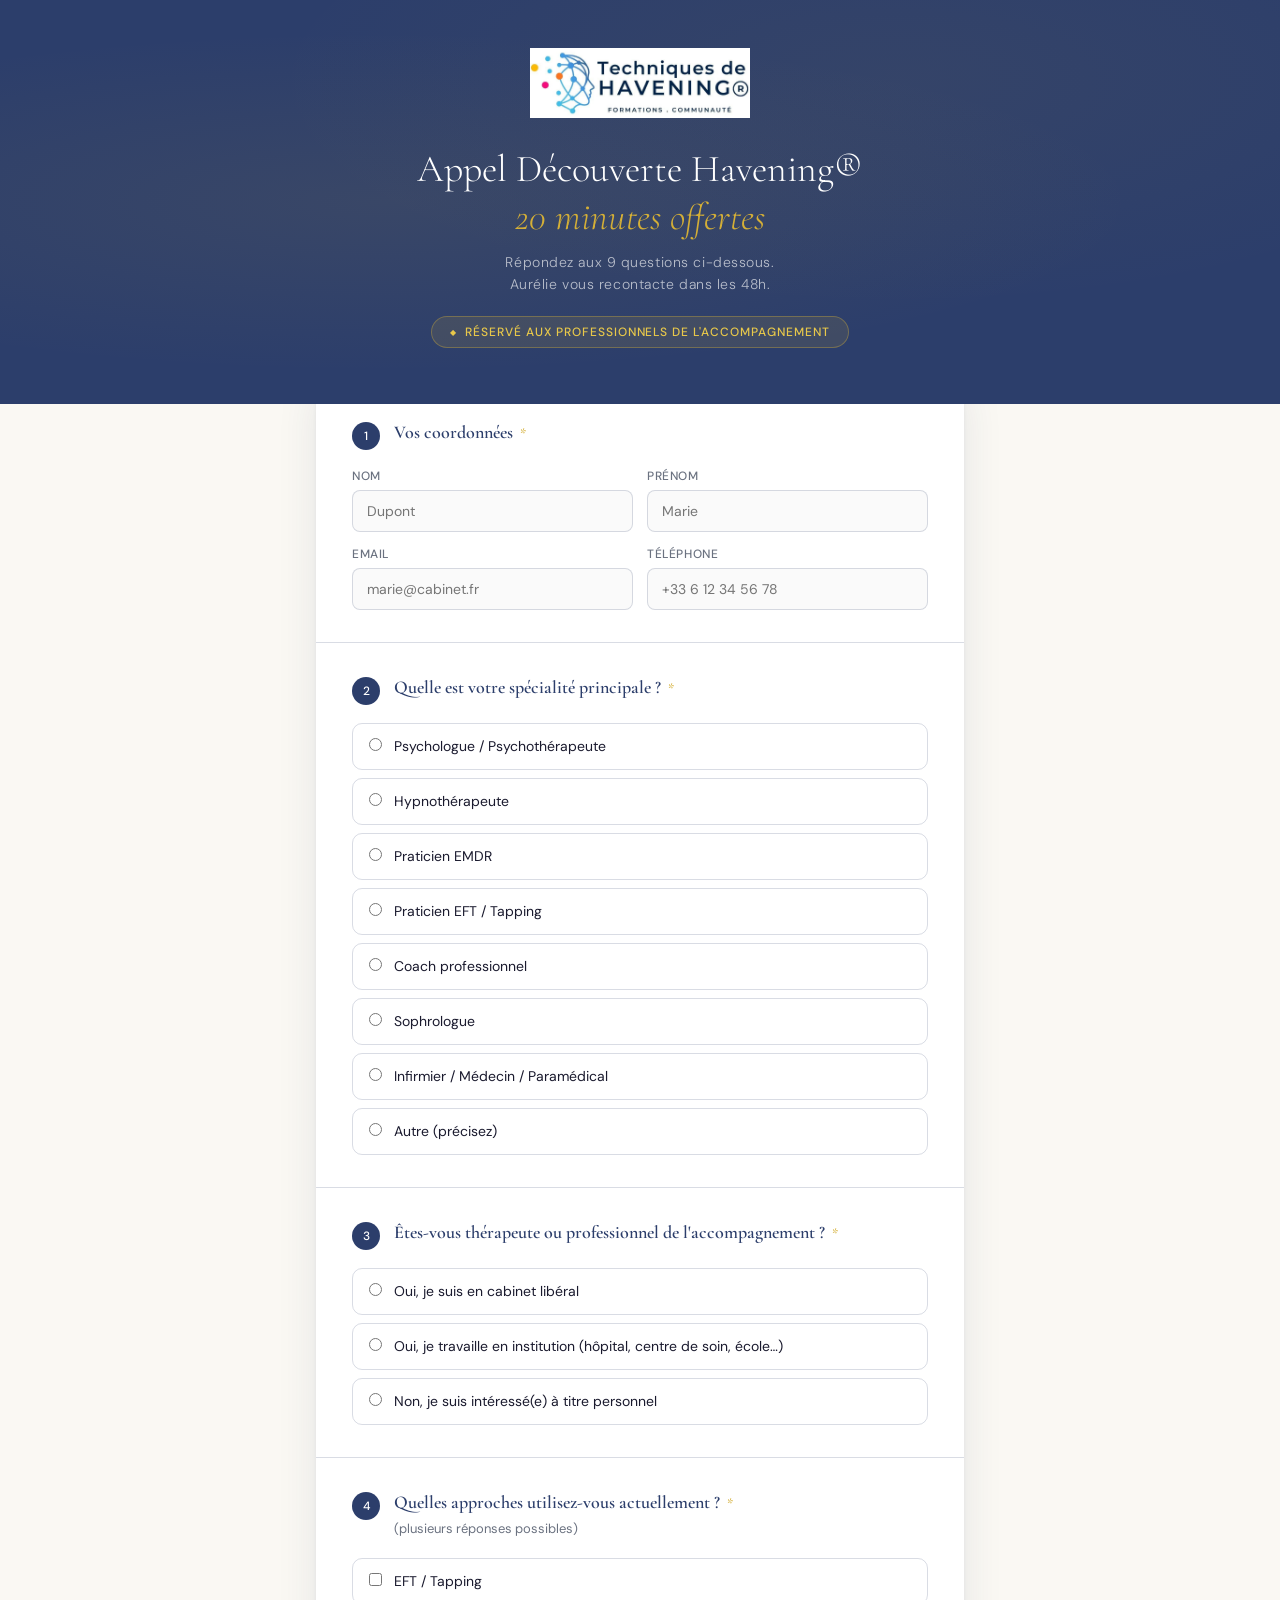
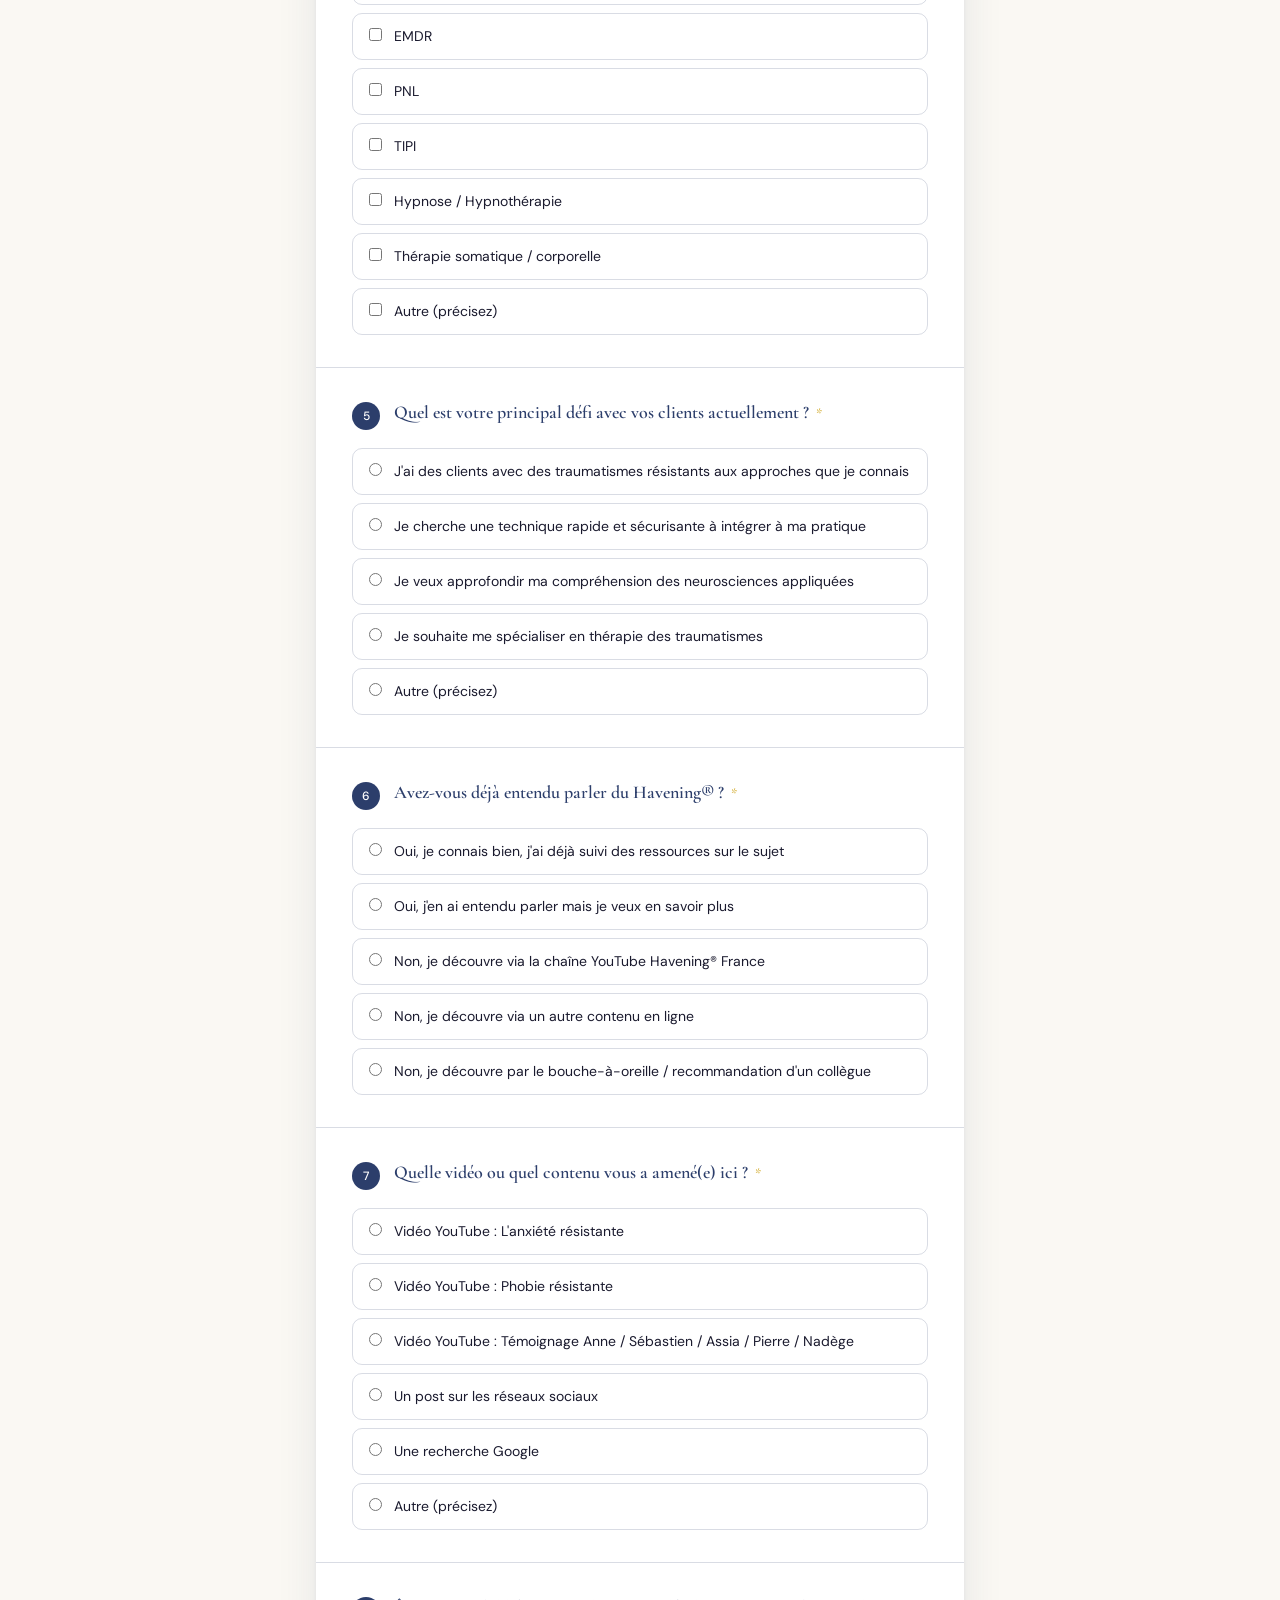
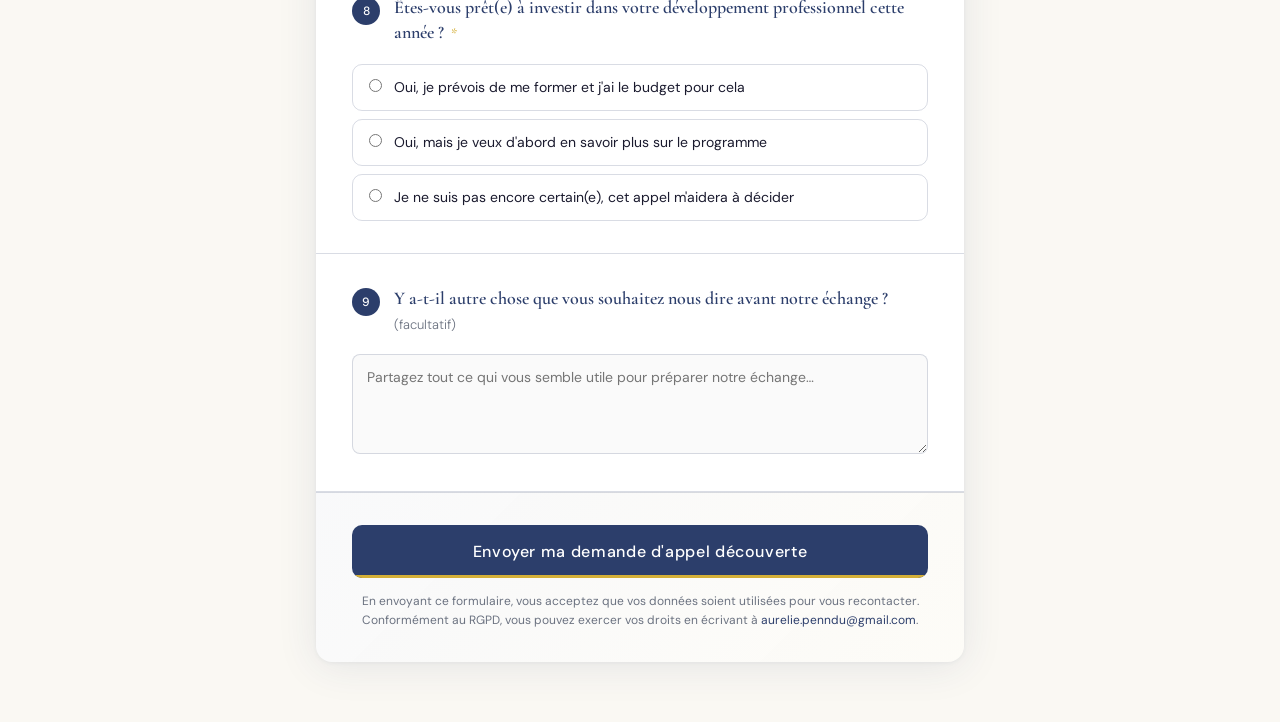
<file: formulaire.html>
<!DOCTYPE html>
<html lang="fr">
<head>
<meta charset="UTF-8">
<meta name="viewport" content="width=device-width, initial-scale=1.0">
<title>Appel Découverte Havening® — 20 minutes offertes</title>
<link href="https://fonts.googleapis.com/css2?family=Cormorant+Garamond:ital,wght@0,300;0,400;0,600;1,300;1,400&family=DM+Sans:wght@300;400;500&display=swap" rel="stylesheet">
<style>
  :root {
    --navy: #2C3E6B;
    --navy-dark: #1e2d50;
    --navy-light: #3a5080;
    --gold: #D4AF37;
    --gold-light: #e8c84a;
    --gold-pale: rgba(212,175,55,0.12);
    --cream: #faf8f3;
    --text: #1a1a2e;
    --text-muted: #6b7280;
    --border: rgba(44,62,107,0.18);
    --white: #ffffff;
    --error: #c0392b;
    --success: #27ae60;
  }

  * { box-sizing: border-box; margin: 0; padding: 0; }

  body {
    font-family: 'DM Sans', sans-serif;
    background: var(--cream);
    color: var(--text);
    min-height: 100vh;
  }

  /* ─── HEADER ─── */
  .header {
    background: var(--navy);
    padding: 48px 24px 56px;
    text-align: center;
    position: relative;
    overflow: hidden;
  }
  .header::before {
    content: '';
    position: absolute;
    inset: 0;
    background: radial-gradient(ellipse at 30% 50%, rgba(212,175,55,0.08) 0%, transparent 60%),
                radial-gradient(ellipse at 70% 20%, rgba(212,175,55,0.05) 0%, transparent 50%);
  }
  .header-inner { position: relative; z-index: 1; max-width: 640px; margin: 0 auto; }

  .logo-area {
    display: flex;
    align-items: center;
    justify-content: center;
    gap: 14px;
    margin-bottom: 28px;
  }
  .logo-mark {
    width: 48px;
    height: 48px;
    background: var(--gold);
    border-radius: 50%;
    display: flex;
    align-items: center;
    justify-content: center;
    font-family: 'Cormorant Garamond', serif;
    font-size: 22px;
    font-weight: 600;
    color: var(--navy);
    flex-shrink: 0;
    box-shadow: 0 0 0 3px rgba(212,175,55,0.25);
  }
  .logo-text {
    font-family: 'Cormorant Garamond', serif;
    font-size: 20px;
    font-weight: 400;
    color: rgba(255,255,255,0.9);
    letter-spacing: 0.06em;
    line-height: 1.3;
  }
  .logo-text span { color: var(--gold); }

  .header h1 {
    font-family: 'Cormorant Garamond', serif;
    font-size: clamp(26px, 5vw, 38px);
    font-weight: 300;
    color: var(--white);
    line-height: 1.25;
    margin-bottom: 10px;
  }
  .header h1 em {
    font-style: italic;
    color: var(--gold);
  }
  .header-sub {
    font-size: 14px;
    font-weight: 300;
    color: rgba(255,255,255,0.65);
    letter-spacing: 0.04em;
    line-height: 1.6;
  }
  .header-badge {
    display: inline-flex;
    align-items: center;
    gap: 8px;
    margin-top: 20px;
    background: var(--gold-pale);
    border: 1px solid rgba(212,175,55,0.35);
    border-radius: 100px;
    padding: 7px 18px;
    font-size: 12px;
    color: var(--gold-light);
    letter-spacing: 0.08em;
    font-weight: 500;
    text-transform: uppercase;
  }
  .header-badge::before { content: '◆'; font-size: 8px; }

  /* ─── FORM CONTAINER ─── */
  .form-wrapper {
    max-width: 680px;
    margin: -20px auto 60px;
    padding: 0 16px;
  }

  .form-card {
    background: var(--white);
    border-radius: 16px;
    box-shadow: 0 4px 40px rgba(44,62,107,0.10), 0 1px 4px rgba(44,62,107,0.06);
    overflow: hidden;
  }

  /* ─── SECTION ─── */
  .section {
    padding: 32px 36px;
    border-bottom: 1px solid var(--border);
    animation: fadeUp 0.5s ease both;
  }
  @keyframes fadeUp {
    from { opacity: 0; transform: translateY(12px); }
    to   { opacity: 1; transform: translateY(0); }
  }
  .section:nth-child(1)  { animation-delay: 0.05s; }
  .section:nth-child(2)  { animation-delay: 0.10s; }
  .section:nth-child(3)  { animation-delay: 0.15s; }
  .section:nth-child(4)  { animation-delay: 0.20s; }
  .section:nth-child(5)  { animation-delay: 0.25s; }
  .section:nth-child(6)  { animation-delay: 0.30s; }
  .section:nth-child(7)  { animation-delay: 0.35s; }
  .section:nth-child(8)  { animation-delay: 0.40s; }
  .section:nth-child(9)  { animation-delay: 0.45s; }
  .section:nth-child(10) { animation-delay: 0.50s; }
  .section:last-child { border-bottom: none; }

  /* ─── QUESTION LABEL ─── */
  .q-label {
    display: flex;
    align-items: flex-start;
    gap: 14px;
    margin-bottom: 18px;
  }
  .q-num {
    flex-shrink: 0;
    width: 28px;
    height: 28px;
    border-radius: 50%;
    background: var(--navy);
    color: var(--white);
    font-size: 12px;
    font-weight: 500;
    display: flex;
    align-items: center;
    justify-content: center;
    margin-top: 2px;
  }
  .q-text {
    font-family: 'Cormorant Garamond', serif;
    font-size: 18px;
    font-weight: 600;
    color: var(--navy);
    line-height: 1.4;
  }
  .q-text .req {
    color: var(--gold);
    font-size: 14px;
    margin-left: 3px;
  }

  /* ─── CONTACT GRID ─── */
  .contact-grid {
    display: grid;
    grid-template-columns: 1fr 1fr;
    gap: 14px;
  }
  @media(max-width: 520px) {
    .contact-grid { grid-template-columns: 1fr; }
    .section { padding: 24px 20px; }
  }

  .field-group { display: flex; flex-direction: column; gap: 6px; }
  .field-group label {
    font-size: 12px;
    font-weight: 500;
    color: var(--text-muted);
    letter-spacing: 0.05em;
    text-transform: uppercase;
  }

  input[type="text"],
  input[type="email"],
  input[type="tel"],
  textarea {
    width: 100%;
    padding: 11px 14px;
    border: 1.5px solid var(--border);
    border-radius: 8px;
    font-family: 'DM Sans', sans-serif;
    font-size: 14px;
    color: var(--text);
    background: #fafafa;
    transition: border-color 0.2s, box-shadow 0.2s, background 0.2s;
    outline: none;
    -webkit-appearance: none;
  }
  input:focus, textarea:focus {
    border-color: var(--navy);
    background: var(--white);
    box-shadow: 0 0 0 3px rgba(44,62,107,0.08);
  }
  input.error, textarea.error {
    border-color: var(--error);
    box-shadow: 0 0 0 3px rgba(192,57,43,0.08);
  }
  textarea { resize: vertical; min-height: 100px; line-height: 1.6; }

  /* ─── RADIO / CHECKBOX OPTIONS ─── */
  .options-list { display: flex; flex-direction: column; gap: 8px; }
  .options-list.row { flex-direction: row; flex-wrap: wrap; gap: 10px; }

  .option-item {
    display: flex;
    align-items: flex-start;
    gap: 12px;
    padding: 12px 16px;
    border: 1.5px solid var(--border);
    border-radius: 10px;
    cursor: pointer;
    transition: border-color 0.18s, background 0.18s, box-shadow 0.18s;
    position: relative;
  }
  .option-item:hover {
    border-color: rgba(44,62,107,0.4);
    background: rgba(44,62,107,0.025);
  }
  .option-item input[type="radio"],
  .option-item input[type="checkbox"] {
    width: auto;
    padding: 0;
    margin: 0;
    flex-shrink: 0;
    margin-top: 2px;
    accent-color: var(--navy);
    cursor: pointer;
  }
  .option-item.selected {
    border-color: var(--navy);
    background: rgba(44,62,107,0.04);
    box-shadow: 0 0 0 3px rgba(44,62,107,0.06);
  }
  .option-item.selected-gold {
    border-color: var(--gold);
    background: var(--gold-pale);
    box-shadow: 0 0 0 3px rgba(212,175,55,0.1);
  }
  .option-label {
    font-size: 14px;
    line-height: 1.5;
    color: var(--text);
    font-weight: 400;
    flex: 1;
  }

  .other-input {
    margin-top: 10px;
    display: none;
  }
  .other-input.visible { display: block; }

  /* ─── WARNING BOX ─── */
  .note-box {
    margin-top: 14px;
    background: rgba(212,175,55,0.08);
    border-left: 3px solid var(--gold);
    border-radius: 6px;
    padding: 10px 14px;
    font-size: 12.5px;
    color: #7a6b22;
    line-height: 1.6;
    display: none;
  }
  .note-box.visible { display: block; }

  /* ─── SUBMIT ─── */
  .submit-section {
    padding: 32px 36px;
    background: linear-gradient(135deg, rgba(44,62,107,0.03) 0%, rgba(212,175,55,0.04) 100%);
    border-top: 1px solid var(--border);
  }
  @media(max-width:520px) { .submit-section { padding: 24px 20px; } }

  .submit-btn {
    display: block;
    width: 100%;
    padding: 16px 24px;
    background: var(--navy);
    color: var(--white);
    border: none;
    border-radius: 10px;
    font-family: 'DM Sans', sans-serif;
    font-size: 16px;
    font-weight: 500;
    letter-spacing: 0.04em;
    cursor: pointer;
    transition: background 0.2s, transform 0.15s, box-shadow 0.2s;
    position: relative;
    overflow: hidden;
  }
  .submit-btn:hover {
    background: var(--navy-dark);
    transform: translateY(-1px);
    box-shadow: 0 6px 20px rgba(44,62,107,0.25);
  }
  .submit-btn:active { transform: translateY(0); }
  .submit-btn .btn-gold-line {
    position: absolute;
    bottom: 0; left: 0; right: 0;
    height: 3px;
    background: var(--gold);
  }

  .privacy-note {
    text-align: center;
    margin-top: 14px;
    font-size: 12px;
    color: var(--text-muted);
    line-height: 1.6;
  }
  .privacy-note a { color: var(--navy); text-decoration: none; }
  .privacy-note a:hover { text-decoration: underline; }

  /* ─── CONFIRMATION PANEL ─── */
  .confirmation {
    display: none;
    padding: 56px 40px;
    text-align: center;
    animation: fadeUp 0.5s ease both;
  }
  .confirmation.visible { display: block; }
  .form-card.submitted .section,
  .form-card.submitted .submit-section { display: none; }

  .confirm-icon {
    width: 64px;
    height: 64px;
    border-radius: 50%;
    margin: 0 auto 24px;
    display: flex;
    align-items: center;
    justify-content: center;
    font-size: 28px;
  }
  .confirm-icon.pro { background: rgba(44,62,107,0.1); color: var(--navy); }
  .confirm-icon.perso { background: rgba(212,175,55,0.15); color: #a07e1a; }

  .confirm-title {
    font-family: 'Cormorant Garamond', serif;
    font-size: 28px;
    font-weight: 600;
    color: var(--navy);
    margin-bottom: 14px;
    line-height: 1.3;
  }
  .confirm-text {
    font-size: 15px;
    color: var(--text-muted);
    line-height: 1.7;
    max-width: 480px;
    margin: 0 auto 28px;
  }
  .confirm-link {
    display: inline-block;
    padding: 13px 28px;
    border: 1.5px solid var(--navy);
    border-radius: 8px;
    font-size: 14px;
    font-weight: 500;
    color: var(--navy);
    text-decoration: none;
    transition: background 0.2s, color 0.2s;
  }
  .confirm-link:hover {
    background: var(--navy);
    color: var(--white);
  }

  /* ─── PROGRESS BAR ─── */
  .progress-bar-wrap {
    height: 4px;
    background: rgba(44,62,107,0.08);
  }
  .progress-bar-fill {
    height: 100%;
    background: linear-gradient(90deg, var(--navy) 0%, var(--gold) 100%);
    width: 0%;
    transition: width 0.4s ease;
    border-radius: 0 2px 2px 0;
  }

  /* ─── ERROR MESSAGE ─── */
  .error-msg {
    font-size: 12px;
    color: var(--error);
    margin-top: 5px;
    display: none;
  }
  .error-msg.visible { display: block; }
  .error-banner {
    background: rgba(192,57,43,0.07);
    border: 1px solid rgba(192,57,43,0.2);
    border-radius: 8px;
    padding: 12px 16px;
    font-size: 13px;
    color: var(--error);
    margin-bottom: 18px;
    display: none;
  }
  .error-banner.visible { display: block; }
</style>
</head>
<body>

<!-- HEADER -->
<div class="header">
  <div class="header-inner">
    <div class="logo-area" style="justify-content:center;">
      <img src="[data-uri]" alt="Techniques de Havening® — Formations · Communauté" style="height:70px; width:auto;">
    </div>
    <h1>Appel Découverte Havening®<br><em>20 minutes offertes</em></h1>
    <p class="header-sub">Répondez aux 9 questions ci-dessous.<br>Aurélie vous recontacte dans les 48h.</p>
    <div class="header-badge">Réservé aux professionnels de l'accompagnement</div>
  </div>
</div>

<!-- FORM WRAPPER -->
<div class="form-wrapper">
  <div class="form-card" id="formCard">

    <!-- Progress bar -->
    <div class="progress-bar-wrap">
      <div class="progress-bar-fill" id="progressBar"></div>
    </div>

    <form id="mainForm" novalidate>
      <input type="hidden" name="_subject" value="🌟 Nouvelle demande d'appel découverte Havening®">
      <input type="hidden" name="_language" value="fr">
      <input type="hidden" name="type_profil" id="hidden-profil" value="">

      <!-- Q1 — Coordonnées -->
      <div class="section">
        <div class="q-label">
          <div class="q-num">1</div>
          <div class="q-text">Vos coordonnées <span class="req">*</span></div>
        </div>
        <div class="contact-grid">
          <div class="field-group">
            <label>Nom</label>
            <input type="text" id="nom" placeholder="Dupont" required>
            <div class="error-msg" id="err-nom">Veuillez entrer votre nom.</div>
          </div>
          <div class="field-group">
            <label>Prénom</label>
            <input type="text" id="prenom" placeholder="Marie" required>
            <div class="error-msg" id="err-prenom">Veuillez entrer votre prénom.</div>
          </div>
          <div class="field-group">
            <label>Email</label>
            <input type="email" id="email" placeholder="marie@cabinet.fr" required>
            <div class="error-msg" id="err-email">Veuillez entrer un email valide.</div>
          </div>
          <div class="field-group">
            <label>Téléphone</label>
            <input type="tel" id="tel" placeholder="+33 6 12 34 56 78" required>
            <div class="error-msg" id="err-tel">Veuillez entrer votre téléphone.</div>
          </div>
        </div>
      </div>

      <!-- Q2 — Spécialité -->
      <div class="section">
        <div class="q-label">
          <div class="q-num">2</div>
          <div class="q-text">Quelle est votre spécialité principale ? <span class="req">*</span></div>
        </div>
        <div class="options-list" id="q2-options">
          <label class="option-item" data-group="q2">
            <input type="radio" name="specialite" value="Psychologue / Psychothérapeute">
            <span class="option-label">Psychologue / Psychothérapeute</span>
          </label>
          <label class="option-item" data-group="q2">
            <input type="radio" name="specialite" value="Hypnothérapeute">
            <span class="option-label">Hypnothérapeute</span>
          </label>
          <label class="option-item" data-group="q2">
            <input type="radio" name="specialite" value="Praticien EMDR">
            <span class="option-label">Praticien EMDR</span>
          </label>
          <label class="option-item" data-group="q2">
            <input type="radio" name="specialite" value="Praticien EFT / Tapping">
            <span class="option-label">Praticien EFT / Tapping</span>
          </label>
          <label class="option-item" data-group="q2">
            <input type="radio" name="specialite" value="Coach professionnel">
            <span class="option-label">Coach professionnel</span>
          </label>
          <label class="option-item" data-group="q2">
            <input type="radio" name="specialite" value="Sophrologue">
            <span class="option-label">Sophrologue</span>
          </label>
          <label class="option-item" data-group="q2">
            <input type="radio" name="specialite" value="Infirmier / Médecin / Paramédical">
            <span class="option-label">Infirmier / Médecin / Paramédical</span>
          </label>
          <label class="option-item" data-group="q2">
            <input type="radio" name="specialite" value="Autre">
            <span class="option-label">Autre (précisez)</span>
          </label>
        </div>
        <div class="other-input" id="other-q2">
          <input type="text" id="specialite-autre" placeholder="Votre spécialité...">
        </div>
        <div class="error-msg" id="err-q2">Veuillez sélectionner une option.</div>
      </div>

      <!-- Q3 — Statut -->
      <div class="section">
        <div class="q-label">
          <div class="q-num">3</div>
          <div class="q-text">Êtes-vous thérapeute ou professionnel de l'accompagnement ? <span class="req">*</span></div>
        </div>
        <div class="options-list" id="q3-options">
          <label class="option-item" data-group="q3">
            <input type="radio" name="statut" value="cabinet">
            <span class="option-label">Oui, je suis en cabinet libéral</span>
          </label>
          <label class="option-item" data-group="q3">
            <input type="radio" name="statut" value="institution">
            <span class="option-label">Oui, je travaille en institution (hôpital, centre de soin, école…)</span>
          </label>
          <label class="option-item" data-group="q3">
            <input type="radio" name="statut" value="personnel">
            <span class="option-label">Non, je suis intéressé(e) à titre personnel</span>
          </label>
        </div>
        <div class="note-box" id="note-personnel">
          ⚠️ <strong>Note :</strong> La formation Havening® est destinée aux professionnels de l'accompagnement. Votre message de confirmation vous orientera vers nos ressources gratuites.
        </div>
        <div class="error-msg" id="err-q3">Veuillez sélectionner une option.</div>
      </div>

      <!-- Q4 — Approches -->
      <div class="section">
        <div class="q-label">
          <div class="q-num">4</div>
          <div class="q-text">Quelles approches utilisez-vous actuellement ? <span class="req">*</span><br><small style="font-family:'DM Sans';font-size:13px;font-weight:400;color:var(--text-muted);">(plusieurs réponses possibles)</small></div>
        </div>
        <div class="options-list" id="q4-options">
          <label class="option-item" data-group="q4">
            <input type="checkbox" name="approches" value="EFT / Tapping">
            <span class="option-label">EFT / Tapping</span>
          </label>
          <label class="option-item" data-group="q4">
            <input type="checkbox" name="approches" value="EMDR">
            <span class="option-label">EMDR</span>
          </label>
          <label class="option-item" data-group="q4">
            <input type="checkbox" name="approches" value="PNL">
            <span class="option-label">PNL</span>
          </label>
          <label class="option-item" data-group="q4">
            <input type="checkbox" name="approches" value="TIPI">
            <span class="option-label">TIPI</span>
          </label>
          <label class="option-item" data-group="q4">
            <input type="checkbox" name="approches" value="Hypnose / Hypnothérapie">
            <span class="option-label">Hypnose / Hypnothérapie</span>
          </label>
          <label class="option-item" data-group="q4">
            <input type="checkbox" name="approches" value="Thérapie somatique / corporelle">
            <span class="option-label">Thérapie somatique / corporelle</span>
          </label>
          <label class="option-item" data-group="q4">
            <input type="checkbox" name="approches" value="Autre">
            <span class="option-label">Autre (précisez)</span>
          </label>
        </div>
        <div class="other-input" id="other-q4">
          <input type="text" id="approches-autre" placeholder="Autre approche...">
        </div>
        <div class="error-msg" id="err-q4">Veuillez sélectionner au moins une option.</div>
      </div>

      <!-- Q5 — Défi -->
      <div class="section">
        <div class="q-label">
          <div class="q-num">5</div>
          <div class="q-text">Quel est votre principal défi avec vos clients actuellement ? <span class="req">*</span></div>
        </div>
        <div class="options-list" id="q5-options">
          <label class="option-item" data-group="q5">
            <input type="radio" name="defi" value="traumatismes_resistants">
            <span class="option-label">J'ai des clients avec des traumatismes résistants aux approches que je connais</span>
          </label>
          <label class="option-item" data-group="q5">
            <input type="radio" name="defi" value="technique_rapide">
            <span class="option-label">Je cherche une technique rapide et sécurisante à intégrer à ma pratique</span>
          </label>
          <label class="option-item" data-group="q5">
            <input type="radio" name="defi" value="neurosciences">
            <span class="option-label">Je veux approfondir ma compréhension des neurosciences appliquées</span>
          </label>
          <label class="option-item" data-group="q5">
            <input type="radio" name="defi" value="specialisation_trauma">
            <span class="option-label">Je souhaite me spécialiser en thérapie des traumatismes</span>
          </label>
          <label class="option-item" data-group="q5">
            <input type="radio" name="defi" value="Autre">
            <span class="option-label">Autre (précisez)</span>
          </label>
        </div>
        <div class="other-input" id="other-q5">
          <input type="text" id="defi-autre" placeholder="Votre défi...">
        </div>
        <div class="error-msg" id="err-q5">Veuillez sélectionner une option.</div>
      </div>

      <!-- Q6 — Connaissance Havening -->
      <div class="section">
        <div class="q-label">
          <div class="q-num">6</div>
          <div class="q-text">Avez-vous déjà entendu parler du Havening® ? <span class="req">*</span></div>
        </div>
        <div class="options-list" id="q6-options">
          <label class="option-item" data-group="q6">
            <input type="radio" name="connaissance" value="connait_bien">
            <span class="option-label">Oui, je connais bien, j'ai déjà suivi des ressources sur le sujet</span>
          </label>
          <label class="option-item" data-group="q6">
            <input type="radio" name="connaissance" value="entendu_parler">
            <span class="option-label">Oui, j'en ai entendu parler mais je veux en savoir plus</span>
          </label>
          <label class="option-item" data-group="q6">
            <input type="radio" name="connaissance" value="decouvre_youtube">
            <span class="option-label">Non, je découvre via la chaîne YouTube Havening® France</span>
          </label>
          <label class="option-item" data-group="q6">
            <input type="radio" name="connaissance" value="decouvre_ligne">
            <span class="option-label">Non, je découvre via un autre contenu en ligne</span>
          </label>
          <label class="option-item" data-group="q6">
            <input type="radio" name="connaissance" value="bouche_a_oreille">
            <span class="option-label">Non, je découvre par le bouche-à-oreille / recommandation d'un collègue</span>
          </label>
        </div>
        <div class="error-msg" id="err-q6">Veuillez sélectionner une option.</div>
      </div>

      <!-- Q7 — Source -->
      <div class="section">
        <div class="q-label">
          <div class="q-num">7</div>
          <div class="q-text">Quelle vidéo ou quel contenu vous a amené(e) ici ? <span class="req">*</span></div>
        </div>
        <div class="options-list" id="q7-options">
          <label class="option-item" data-group="q7">
            <input type="radio" name="source" value="youtube_anxiete">
            <span class="option-label">Vidéo YouTube : L'anxiété résistante</span>
          </label>
          <label class="option-item" data-group="q7">
            <input type="radio" name="source" value="youtube_phobie">
            <span class="option-label">Vidéo YouTube : Phobie résistante</span>
          </label>
          <label class="option-item" data-group="q7">
            <input type="radio" name="source" value="youtube_temoignage">
            <span class="option-label">Vidéo YouTube : Témoignage Anne / Sébastien / Assia / Pierre / Nadège</span>
          </label>
          <label class="option-item" data-group="q7">
            <input type="radio" name="source" value="reseaux_sociaux">
            <span class="option-label">Un post sur les réseaux sociaux</span>
          </label>
          <label class="option-item" data-group="q7">
            <input type="radio" name="source" value="google">
            <span class="option-label">Une recherche Google</span>
          </label>
          <label class="option-item" data-group="q7">
            <input type="radio" name="source" value="Autre">
            <span class="option-label">Autre (précisez)</span>
          </label>
        </div>
        <div class="other-input" id="other-q7">
          <input type="text" id="source-autre" placeholder="Précisez...">
        </div>
        <div class="error-msg" id="err-q7">Veuillez sélectionner une option.</div>
      </div>

      <!-- Q8 — Budget -->
      <div class="section">
        <div class="q-label">
          <div class="q-num">8</div>
          <div class="q-text">Êtes-vous prêt(e) à investir dans votre développement professionnel cette année ? <span class="req">*</span></div>
        </div>
        <div class="options-list" id="q8-options">
          <label class="option-item" data-group="q8">
            <input type="radio" name="budget" value="oui_budget">
            <span class="option-label">Oui, je prévois de me former et j'ai le budget pour cela</span>
          </label>
          <label class="option-item" data-group="q8">
            <input type="radio" name="budget" value="oui_en_savoir_plus">
            <span class="option-label">Oui, mais je veux d'abord en savoir plus sur le programme</span>
          </label>
          <label class="option-item" data-group="q8">
            <input type="radio" name="budget" value="incertain">
            <span class="option-label">Je ne suis pas encore certain(e), cet appel m'aidera à décider</span>
          </label>
        </div>
        <div class="error-msg" id="err-q8">Veuillez sélectionner une option.</div>
      </div>

      <!-- Q9 — Message libre -->
      <div class="section">
        <div class="q-label">
          <div class="q-num">9</div>
          <div class="q-text">Y a-t-il autre chose que vous souhaitez nous dire avant notre échange ? <small style="font-family:'DM Sans';font-size:13px;font-weight:300;color:var(--text-muted);">(facultatif)</small></div>
        </div>
        <textarea id="message" placeholder="Partagez tout ce qui vous semble utile pour préparer notre échange…"></textarea>
      </div>

      <!-- SUBMIT -->
      <div class="submit-section">
        <div class="error-banner" id="error-banner">
          ⚠️ Certains champs obligatoires sont incomplets. Veuillez les vérifier avant d'envoyer.
        </div>
        <button type="submit" class="submit-btn">
          Envoyer ma demande d'appel découverte
          <div class="btn-gold-line"></div>
        </button>
        <p class="privacy-note">
          En envoyant ce formulaire, vous acceptez que vos données soient utilisées pour vous recontacter.<br>
          Conformément au RGPD, vous pouvez exercer vos droits en écrivant à <a href="mailto:aurelie.penndu@gmail.com">aurelie.penndu@gmail.com</a>.
        </p>
      </div>

    </form>

    <!-- CONFIRMATION PRO -->
    <div class="confirmation" id="confirm-pro">
      <div class="confirm-icon pro">✓</div>
      <div class="confirm-title">Merci ! Votre demande est bien enregistrée.</div>
      <div class="confirm-text">
        Aurélie vous recontactera dans les <strong>48 heures</strong> pour votre échange de 20 minutes.<br><br>
        En attendant, découvrez les témoignages de praticiens certifiés Havening®.
      </div>
      <a href="index.html#temoignages" class="confirm-link">Voir les témoignages vidéo →</a>
    </div>

    <!-- CONFIRMATION PERSO -->
    <div class="confirmation" id="confirm-perso">
      <div class="confirm-icon perso">♥</div>
      <div class="confirm-title">Merci pour votre intérêt !</div>
      <div class="confirm-text">
        La formation Havening® est destinée aux professionnels de l'accompagnement.<br><br>
        Pour découvrir le Havening® en tant que particulier, retrouvez nos ressources gratuites sur notre chaîne YouTube.
      </div>
      <a href="https://www.youtube.com/@techniquesdehavening" target="_blank" class="confirm-link">Accéder à la chaîne YouTube →</a>
    </div>

  </div><!-- /.form-card -->
</div><!-- /.form-wrapper -->

<script>
(function(){

  // ─── PROGRESS ───────────────────────────────────────
  const totalFields = 9;
  function updateProgress() {
    let filled = 0;
    const nom = document.getElementById('nom').value.trim();
    const prenom = document.getElementById('prenom').value.trim();
    const email = document.getElementById('email').value.trim();
    const tel = document.getElementById('tel').value.trim();
    if (nom && prenom && email && tel) filled++;
    ['specialite','statut','connaissance','source','budget','defi'].forEach(n => {
      if (document.querySelector(`input[name="${n}"]:checked`)) filled++;
    });
    const approches = document.querySelectorAll('input[name="approches"]:checked');
    if (approches.length > 0) filled++;
    const pct = Math.round((filled / totalFields) * 100);
    document.getElementById('progressBar').style.width = pct + '%';
  }
  document.querySelectorAll('input, textarea').forEach(el => {
    el.addEventListener('change', updateProgress);
    el.addEventListener('input', updateProgress);
  });

  // ─── OPTION HIGHLIGHT ───────────────────────────────
  function bindOptionHighlight(groupEl, isCheckbox) {
    groupEl.querySelectorAll('.option-item').forEach(item => {
      const input = item.querySelector('input');
      input.addEventListener('change', () => {
        if (!isCheckbox) {
          groupEl.querySelectorAll('.option-item').forEach(i => {
            i.classList.remove('selected', 'selected-gold');
          });
        }
        if (input.checked) {
          item.classList.add('selected');
        } else {
          item.classList.remove('selected');
        }
      });
    });
  }
  ['q2-options','q3-options','q5-options','q6-options','q7-options','q8-options'].forEach(id => {
    bindOptionHighlight(document.getElementById(id), false);
  });
  bindOptionHighlight(document.getElementById('q4-options'), true);

  // ─── "AUTRE" TOGGLES ────────────────────────────────
  function bindOtherToggle(radioName, otherId) {
    document.querySelectorAll(`input[name="${radioName}"]`).forEach(r => {
      r.addEventListener('change', () => {
        const box = document.getElementById(otherId);
        if (r.value === 'Autre' && r.checked) {
          box.classList.add('visible');
        } else if (r.value !== 'Autre') {
          box.classList.remove('visible');
        }
      });
    });
  }
  bindOtherToggle('specialite', 'other-q2');
  bindOtherToggle('defi', 'other-q5');
  bindOtherToggle('source', 'other-q7');

  // Checkbox "Autre" for q4
  document.querySelectorAll('input[name="approches"]').forEach(cb => {
    cb.addEventListener('change', () => {
      const autreBox = document.getElementById('other-q4');
      const autreChecked = document.querySelector('input[name="approches"][value="Autre"]').checked;
      autreBox.classList.toggle('visible', autreChecked);
    });
  });

  // ─── Q3 PERSONAL NOTE ──────────────────────────────
  document.querySelectorAll('input[name="statut"]').forEach(r => {
    r.addEventListener('change', () => {
      const note = document.getElementById('note-personnel');
      note.classList.toggle('visible', r.value === 'personnel' && r.checked);
    });
  });

  // ─── VALIDATION ─────────────────────────────────────
  function showErr(id, show) {
    const el = document.getElementById(id);
    if (el) el.classList.toggle('visible', show);
  }
  function setFieldError(id, hasError) {
    const el = document.getElementById(id);
    if (el) el.classList.toggle('error', hasError);
  }

  function validate() {
    let valid = true;

    const nom = document.getElementById('nom').value.trim();
    const prenom = document.getElementById('prenom').value.trim();
    const email = document.getElementById('email').value.trim();
    const tel = document.getElementById('tel').value.trim();

    setFieldError('nom', !nom);   showErr('err-nom', !nom);   if(!nom) valid = false;
    setFieldError('prenom', !prenom); showErr('err-prenom', !prenom); if(!prenom) valid = false;
    const emailOk = email && /^[^\s@]+@[^\s@]+\.[^\s@]+$/.test(email);
    setFieldError('email', !emailOk); showErr('err-email', !emailOk); if(!emailOk) valid = false;
    setFieldError('tel', !tel); showErr('err-tel', !tel); if(!tel) valid = false;

    const checks = [
      { name: 'specialite', err: 'err-q2' },
      { name: 'statut',     err: 'err-q3' },
      { name: 'defi',       err: 'err-q5' },
      { name: 'connaissance', err: 'err-q6' },
      { name: 'source',     err: 'err-q7' },
      { name: 'budget',     err: 'err-q8' },
    ];
    checks.forEach(({ name, err }) => {
      const ok = !!document.querySelector(`input[name="${name}"]:checked`);
      showErr(err, !ok);
      if (!ok) valid = false;
    });

    const approcheOk = document.querySelectorAll('input[name="approches"]:checked').length > 0;
    showErr('err-q4', !approcheOk);
    if (!approcheOk) valid = false;

    return valid;
  }

  // ─── SUBMIT ─────────────────────────────────────────
  document.getElementById('mainForm').addEventListener('submit', async function(e) {
    e.preventDefault();
    const banner = document.getElementById('error-banner');

    if (!validate()) {
      banner.classList.add('visible');
      const firstErr = document.querySelector('.error-msg.visible, input.error');
      if (firstErr) firstErr.scrollIntoView({ behavior: 'smooth', block: 'center' });
      return;
    }

    banner.classList.remove('visible');

    // Determine pro vs personal
    const statut = document.querySelector('input[name="statut"]:checked');
    const isPersonal = statut && statut.value === 'personnel';

    // Set hidden profil field
    document.getElementById('hidden-profil').value = isPersonal ? 'Particulier' : 'Professionnel';

    // Collect approches (multi-checkbox)
    const approchesChecked = [...document.querySelectorAll('input[name="approches"]:checked')].map(c => c.value);
    
    // Build FormData
    const form = document.getElementById('mainForm');
    const data = new FormData(form);

    // Add fields with readable names for Formspree email
    data.set('Nom', document.getElementById('nom').value.trim());
    data.set('Prénom', document.getElementById('prenom').value.trim());
    data.set('Email', document.getElementById('email').value.trim());
    data.set('Téléphone', document.getElementById('tel').value.trim());
    data.set('Spécialité', document.querySelector('input[name="specialite"]:checked')?.value || '');
    if (document.getElementById('specialite-autre').value)
      data.set('Spécialité (autre)', document.getElementById('specialite-autre').value);
    data.set('Statut', statut?.value || '');
    data.set('Approches utilisées', approchesChecked.join(', '));
    if (document.getElementById('approches-autre').value)
      data.set('Approches (autre)', document.getElementById('approches-autre').value);
    data.set('Défi principal', document.querySelector('input[name="defi"]:checked')?.value || '');
    if (document.getElementById('defi-autre').value)
      data.set('Défi (autre)', document.getElementById('defi-autre').value);
    data.set('Connaissance Havening', document.querySelector('input[name="connaissance"]:checked')?.value || '');
    data.set('Source / Contenu', document.querySelector('input[name="source"]:checked')?.value || '');
    if (document.getElementById('source-autre').value)
      data.set('Source (autre)', document.getElementById('source-autre').value);
    data.set('Prêt à investir', document.querySelector('input[name="budget"]:checked')?.value || '');
    data.set('Message libre', document.getElementById('message').value.trim());
    data.set('Profil', isPersonal ? 'Particulier' : 'Professionnel');

    // Loading state
    const btn = document.querySelector('.submit-btn');
    btn.textContent = 'Envoi en cours…';
    btn.disabled = true;

    try {
      const response = await fetch('https://formspree.io/f/mgoqqdyg', {
        method: 'POST',
        body: data,
        headers: { 'Accept': 'application/json' }
      });

      if (response.ok) {
        document.getElementById('progressBar').style.width = '100%';
        const card = document.getElementById('formCard');
        card.classList.add('submitted');
        if (isPersonal) {
          document.getElementById('confirm-perso').classList.add('visible');
        } else {
          document.getElementById('confirm-pro').classList.add('visible');
        }
        card.scrollIntoView({ behavior: 'smooth', block: 'start' });

        // ── Mapping silencieux Active Campaign ──
        try {
          var acP = [
            'u=5','f=5','s=','c=0','m=0','act=sub','v=2',
            'or=92658a11-3180-4102-8e5e-a5ddd4012abc',
            'firstname=' + encodeURIComponent(document.getElementById('prenom').value.trim()),
            'lastname='  + encodeURIComponent(document.getElementById('nom').value.trim()),
            'email='     + encodeURIComponent(document.getElementById('email').value.trim()),
            'phone='     + encodeURIComponent((function(){
              var t = document.getElementById('tel').value.trim();
              t = t.replace(/[\s\.\-]/g, '');
              if (t.startsWith('0')) t = '+33' + t.slice(1);
              return t;
            })()),
            'field%5B10%5D=' + encodeURIComponent(
              document.querySelector('input[name="specialite"]:checked')?.value || ''
            ),
            'field%5B1%5D=' + encodeURIComponent(
              document.getElementById('message').value.trim()
            )
          ].join('&');
          var s = document.createElement('script');
          s.src = 'https://repenndu.activehosted.com/proc.php?' + acP + '&jsonp=true';
          document.head.appendChild(s);
          setTimeout(function(){ try{ document.head.removeChild(s); }catch(e){} }, 5000);
        } catch(acErr) { console.warn('AC:', acErr); }
        // ────────────────────────────────────────
      } else {
        const json = await response.json();
        btn.textContent = 'Envoyer ma demande d\'appel découverte';
        btn.disabled = false;
        banner.textContent = '⚠️ Une erreur est survenue lors de l\'envoi. Veuillez réessayer ou nous contacter directement.';
        banner.classList.add('visible');
      }
    } catch (err) {
      btn.textContent = 'Envoyer ma demande d\'appel découverte';
      btn.disabled = false;
      banner.textContent = '⚠️ Problème de connexion. Vérifiez votre connexion internet et réessayez.';
      banner.classList.add('visible');
    }
  });

  // ─── LIVE ERROR CLEAR ────────────────────────────────
  document.querySelectorAll('input[type="text"], input[type="email"], input[type="tel"]').forEach(el => {
    el.addEventListener('input', () => {
      el.classList.remove('error');
      const errEl = document.getElementById('err-' + el.id);
      if (errEl) errEl.classList.remove('visible');
    });
  });

})();

  // ── Callbacks requis par Active Campaign proc.php ──
  window._show_thank_you = function(id, message) {
    console.log('AC: contact enregistré avec succès');
  };
  window._show_error = function(id, message) {
    console.warn('AC: ' + message);
  };
  window._show_unsubscribe = function(id, message) {
    console.log('AC unsubscribe:', message);
  };
  // ────────────────────────────────────────────────────
</script>
</body>
</html>
</file>
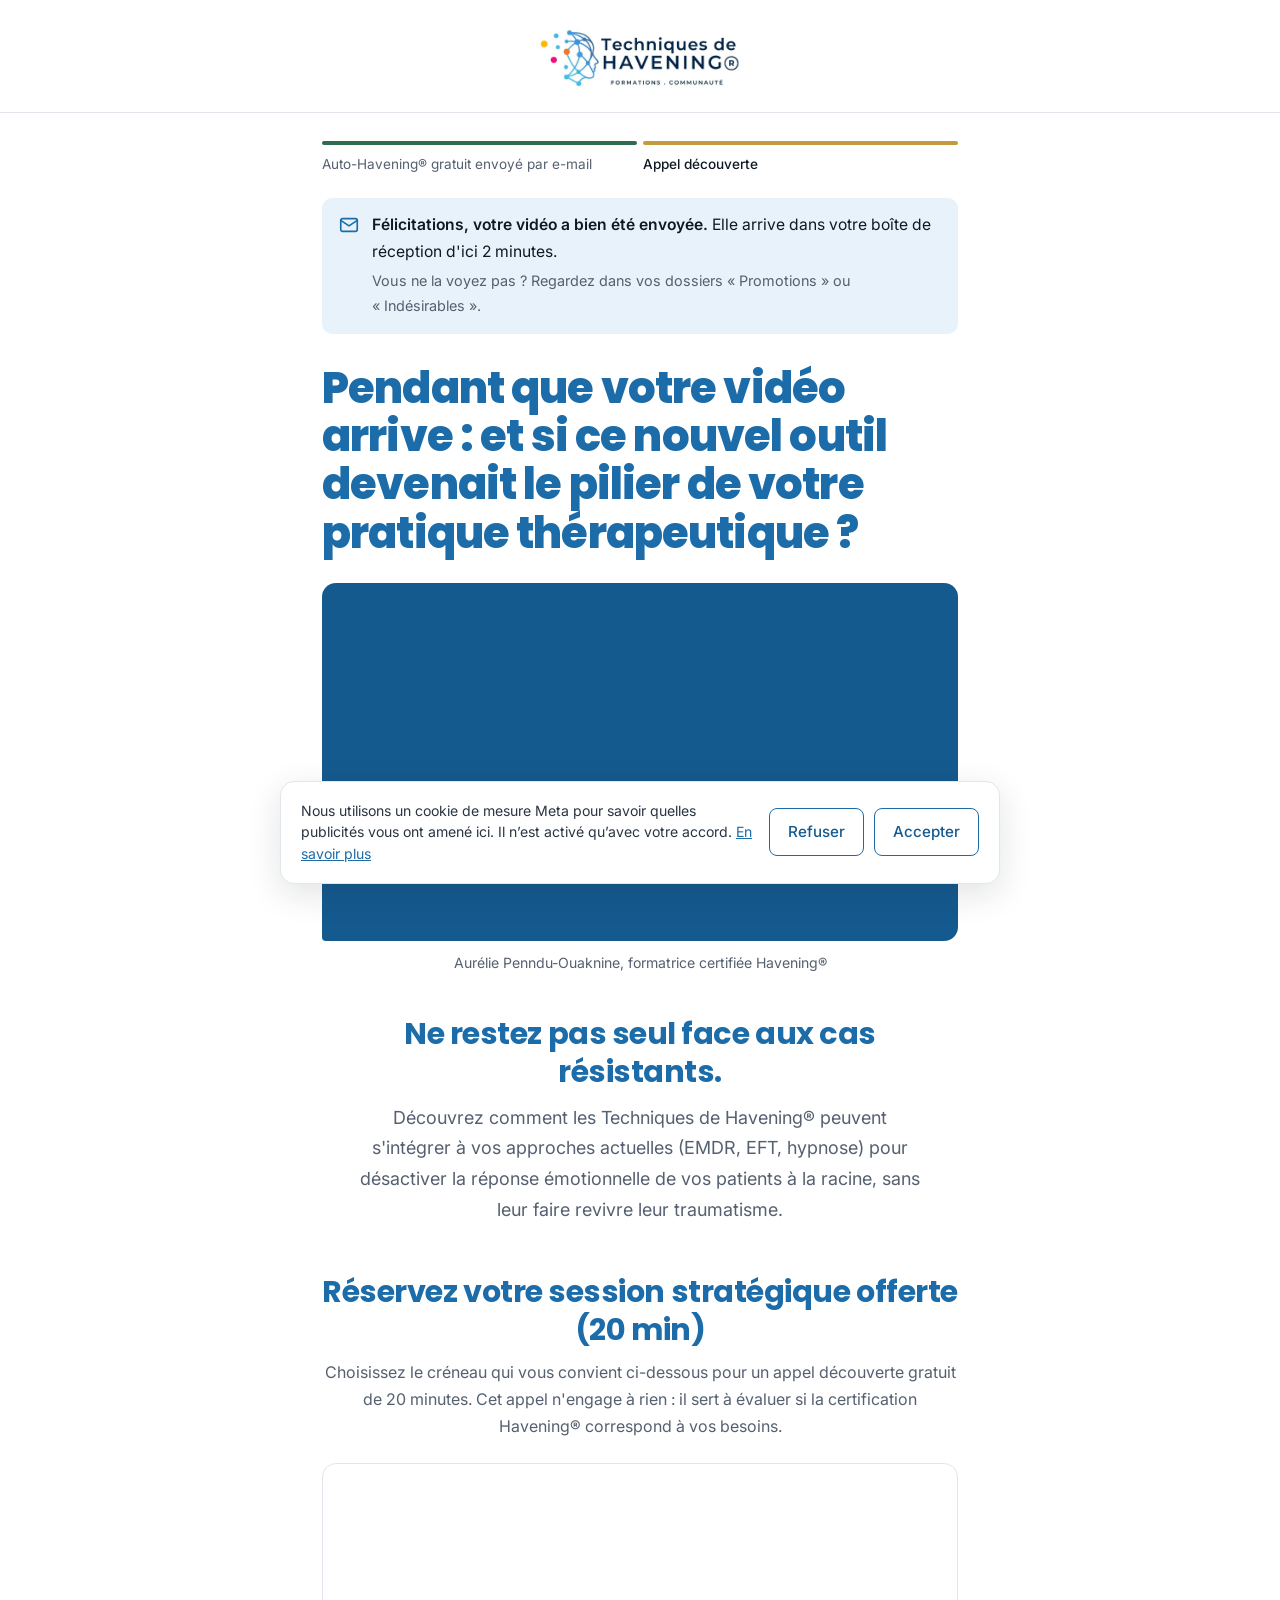
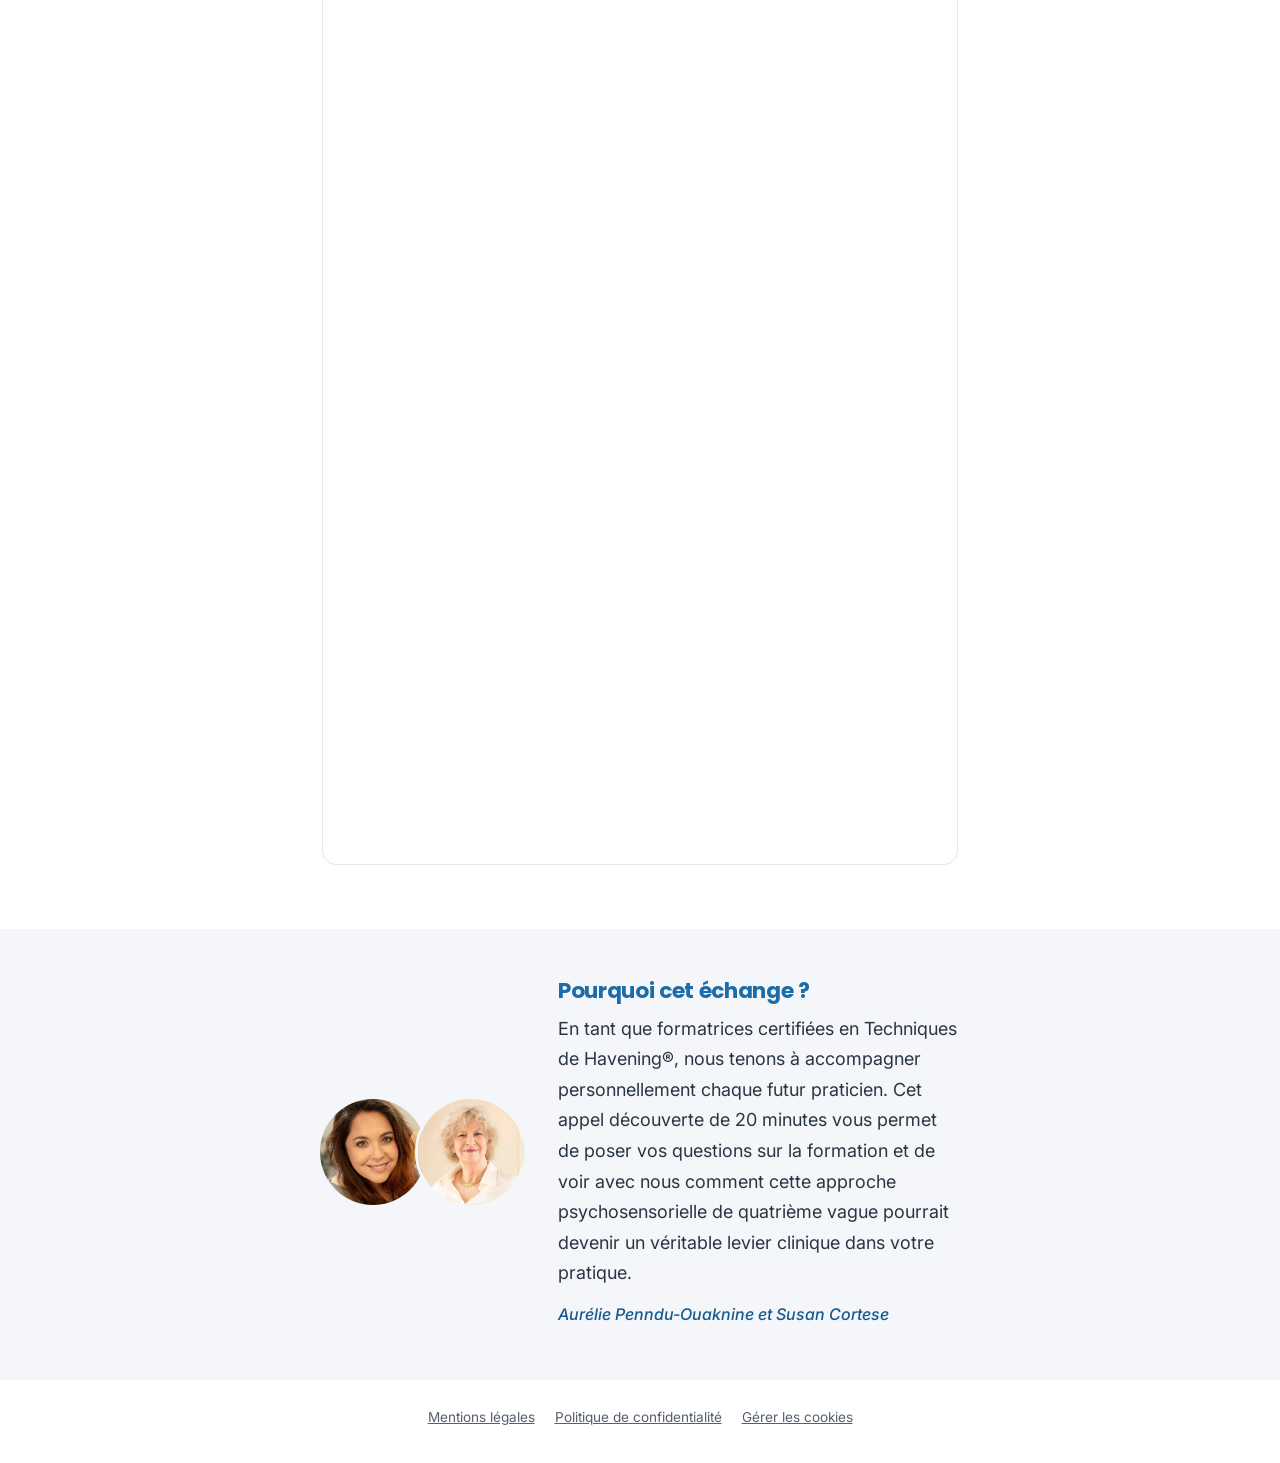
<file: auto-havening/merci.html>
<!DOCTYPE html>
<html lang="fr">
<head>
<meta charset="UTF-8">
<meta name="viewport" content="width=device-width, initial-scale=1">
<meta name="robots" content="noindex, nofollow">
<title>Choisissez votre créneau | Havening® France</title>
<link rel="preconnect" href="https://fonts.googleapis.com">
<link rel="preconnect" href="https://fonts.gstatic.com" crossorigin>
<link href="https://fonts.googleapis.com/css2?family=Poppins:wght@600;700;800&family=Inter:ital,wght@0,400;0,500;0,600;1,400;1,500&display=swap" rel="stylesheet">
<link rel="stylesheet" href="style.css?v=10">
<script src="config.js?v=10"></script>
<script src="pixel.js?v=10"></script>
</head>
<body>

<!-- === EN-TÊTE (logo seul, pas de menu) === -->
<header class="site-header">
  <img class="logo-img" src="logo-havening.jpg" alt="Techniques de Havening® France, formations et communauté" width="940" height="300">
</header>

<main>
  <div class="col">

    <!-- === 1. BANDEAU DE CONFIRMATION + ÉTAPES === -->
    <ol class="steps" aria-label="Votre progression">
      <li class="done">Auto-Havening® gratuit envoyé par e-mail</li>
      <li class="current" aria-current="step">Appel découverte</li>
    </ol>

    <!-- Bandeau : texte de la page cible + consigne « Promotions / Indésirables »
         reprise de la page de remerciement du document d'inscription -->
    <div class="confirm" role="status">
      <svg width="22" height="22" viewBox="0 0 24 24" fill="none" stroke="currentColor" stroke-width="1.8" stroke-linecap="round" stroke-linejoin="round" aria-hidden="true"><rect x="3" y="5" width="18" height="14" rx="2"/><path d="m3 7 9 6 9-6"/></svg>
      <p><strong id="confirm-title">Félicitations, votre vidéo a bien été envoyée.</strong> Elle arrive dans votre boîte de réception d'ici 2 minutes.<br><span class="confirm-hint">Vous ne la voyez pas&nbsp;? Regardez dans vos dossiers «&nbsp;Promotions&nbsp;» ou «&nbsp;Indésirables&nbsp;».</span></p>
    </div>

    <!-- === 2. ACCROCHE === -->
    <section class="merci-head">
      <h1>Pendant que votre vidéo arrive&nbsp;: et si ce nouvel outil devenait le pilier de votre pratique thérapeutique&nbsp;?</h1>
    </section>

    <!-- === 3. VIDÉO D'AURÉLIE (90 s) ===
         Renseigner YOUTUBE_ID dans config.js. Pas de lecture automatique. -->
    <section aria-label="Message vidéo d'Aurélie Penndu-Ouaknine">
      <div class="video" id="video">
        <div class="video-ph">
          <span class="play"><svg width="26" height="26" viewBox="0 0 24 24" fill="currentColor" aria-hidden="true"><path d="M8 5v14l11-7z"/></svg></span>
          <span>La vidéo d'Aurélie sera disponible ici très bientôt.</span>
        </div>
      </div>
      <p class="video-caption">Aurélie Penndu-Ouaknine, formatrice certifiée Havening®</p>
    </section>

    <!-- === 4. BÉNÉFICE DE L'APPEL === -->
    <section class="benefit">
      <h2>Ne restez pas seul face aux cas résistants.</h2>
      <p>Découvrez comment les Techniques de Havening® peuvent s'intégrer à vos approches actuelles (EMDR, EFT, hypnose) pour désactiver la réponse émotionnelle de vos patients à la racine, sans leur faire revivre leur traumatisme.</p>
    </section>

    <!-- === 5. CALENDRIER INTÉGRÉ ===
         Renseigner CALENDLY_URL dans config.js. -->
    <section class="booking" id="creneau" aria-labelledby="booking-title">
      <h2 id="booking-title">Réservez votre session stratégique offerte (20&nbsp;min)</h2>
      <p class="lead">Choisissez le créneau qui vous convient ci-dessous pour un appel découverte gratuit de 20 minutes. Cet appel n'engage à rien&nbsp;: il sert à évaluer si la certification Havening® correspond à vos besoins.</p>
      <div class="calendar" id="calendar">
        <div class="calendar-ph">
          <svg width="34" height="34" viewBox="0 0 24 24" fill="none" stroke="#1B6CA8" stroke-width="1.6" stroke-linecap="round" stroke-linejoin="round" aria-hidden="true"><rect x="3" y="5" width="18" height="16" rx="2"/><path d="M16 3v4M8 3v4M3 10h18"/></svg>
          <p>L'agenda de réservation s'affichera ici.</p>
        </div>
      </div>
      <p class="booked" id="booked" role="status">Votre appel est réservé. Vous allez recevoir une confirmation par e-mail, et Aurélie vous appellera au numéro indiqué.</p>
    </section>

  </div>

  <!-- === 6. RÉASSURANCE ET AUTORITÉ : photos d'Aurélie et de Susan === -->
  <section class="why">
    <div class="col why-inner">
      <div class="duo">
        <img src="aurelie.jpg" alt="Aurélie Penndu-Ouaknine" width="400" height="400" loading="lazy">
        <img src="susan.jpg" alt="Susan Cortese" width="400" height="400" loading="lazy">
      </div>
      <div>
        <h2>Pourquoi cet échange&nbsp;?</h2>
        <p>En tant que formatrices certifiées en Techniques de Havening®, nous tenons à accompagner personnellement chaque futur praticien. Cet appel découverte de 20 minutes vous permet de poser vos questions sur la formation et de voir avec nous comment cette approche psychosensorielle de quatrième vague pourrait devenir un véritable levier clinique dans votre pratique.</p>
        <p class="sign">Aurélie Penndu-Ouaknine et Susan Cortese</p>
      </div>
    </div>
  </section>
</main>

<!-- === PIED DE PAGE MINIMAL === -->
<footer class="site-footer">
  <a id="legal-link" href="#" target="_blank" rel="noopener">Mentions légales</a>
  <a id="privacy-link" href="#" target="_blank" rel="noopener">Politique de confidentialité</a>
  <a href="#" data-link="cookies">Gérer les cookies</a>
</footer>

<script>
/* =====================================================================
   PAGE MERCI : prénom, vidéo, Calendly, suivi Pixel
   ===================================================================== */
(function () {
  var C = window.AH_CONFIG || {};
  document.getElementById('legal-link').href = C.LEGAL_URL || '#';
  document.getElementById('privacy-link').href = C.PRIVACY_URL || '#';

  var lead = {};
  try { lead = JSON.parse(sessionStorage.getItem('ah_lead') || '{}'); } catch (e) {}
  var eid = new URLSearchParams(location.search).get('eid');

  /* Prénom dans le bandeau */
  if (lead.prenom) {
    document.getElementById('confirm-title').textContent =
      'Félicitations ' + lead.prenom + ', votre vidéo a bien été envoyée.';
  }

  /* Événement « Lead » : une seule fois, et seulement après un vrai envoi
     du formulaire (pas si quelqu'un ouvre la page directement). */
  if (eid && lead.eid === eid && !lead.leadSent) {
    window.ahTrack('Lead', eid);
    lead.leadSent = true;
    try { sessionStorage.setItem('ah_lead', JSON.stringify(lead)); } catch (e) {}
  }

  /* Vidéo YouTube, sans lecture automatique */
  if (C.YOUTUBE_ID) {
    var box = document.getElementById('video');
    if (location.protocol === 'file:') {
      box.querySelector('.video-ph span:last-child').innerHTML =
        'Aperçu local : <a style="color:#fff" href="https://www.youtube.com/watch?v=' + C.YOUTUBE_ID + '" target="_blank" rel="noopener">ouvrir la vidéo sur YouTube</a>';
    } else {
      box.innerHTML = '<iframe src="https://www.youtube-nocookie.com/embed/' + C.YOUTUBE_ID +
        '?rel=0&modestbranding=1&cc_load_policy=1&hl=fr" title="Message vidéo d\'Aurélie Penndu-Ouaknine"' +
        ' allow="accelerometer; encrypted-media; gyroscope; picture-in-picture; fullscreen" loading="lazy"></iframe>';
    }
  }

  /* Calendly intégré, pré-rempli avec le nom et l'email */
  if (C.CALENDLY_URL) {
    var url = C.CALENDLY_URL + (C.CALENDLY_URL.indexOf('?') > -1 ? '&' : '?') + 'hide_gdpr_banner=1';
    /* L'inscription ne demande que le prénom : il remplit le champ « Prénom » de Calendly.
       Le visiteur saisit son nom et son téléphone dans Calendly. */
    if (lead.prenom) url += '&first_name=' + encodeURIComponent(lead.prenom);
    if (lead.email) url += '&email=' + encodeURIComponent(lead.email);
    var cal = document.getElementById('calendar');
    cal.innerHTML = '<div class="calendly-inline-widget" data-url="' + url.replace(/"/g, '&quot;') + '"></div>';
    var s = document.createElement('script');
    s.src = 'https://assets.calendly.com/assets/external/widget.js';
    s.async = true;
    document.body.appendChild(s);
  }

  /* Réservation confirmée par Calendly → message + événement « Schedule » */
  window.addEventListener('message', function (e) {
    if (e.origin !== 'https://calendly.com' || !e.data || e.data.event !== 'calendly.event_scheduled') return;
    document.getElementById('booked').classList.add('show');
    var steps = document.querySelectorAll('.steps li');
    steps.forEach(function (li) { li.className = 'done'; li.removeAttribute('aria-current'); });
    window.ahTrack('Schedule', eid ? eid.replace('lead-', 'rdv-') : undefined);
    /* ActiveCampaign formulaire n°8 → tag « reservation-confirmee » : arrête les relances */
    if (lead.email && C.AC_ACCOUNT && C.AC_BOOKING_FORM_ID && !lead.bookingSent) {
      var id = C.AC_BOOKING_FORM_ID;
      var sc = document.createElement('script');
      sc.src = C.AC_ACCOUNT + '/proc.php?u=' + id + '&f=' + id + '&s=&c=0&m=0&act=sub&v=2&or=' +
        encodeURIComponent(C.AC_ORG_ID || '') + '&email=' + encodeURIComponent(lead.email) + '&jsonp=true';
      document.body.appendChild(sc);
      lead.bookingSent = true;
      try { sessionStorage.setItem('ah_lead', JSON.stringify(lead)); } catch (e) {}
    }
  });
})();
</script>
</body>
</html>
</file>
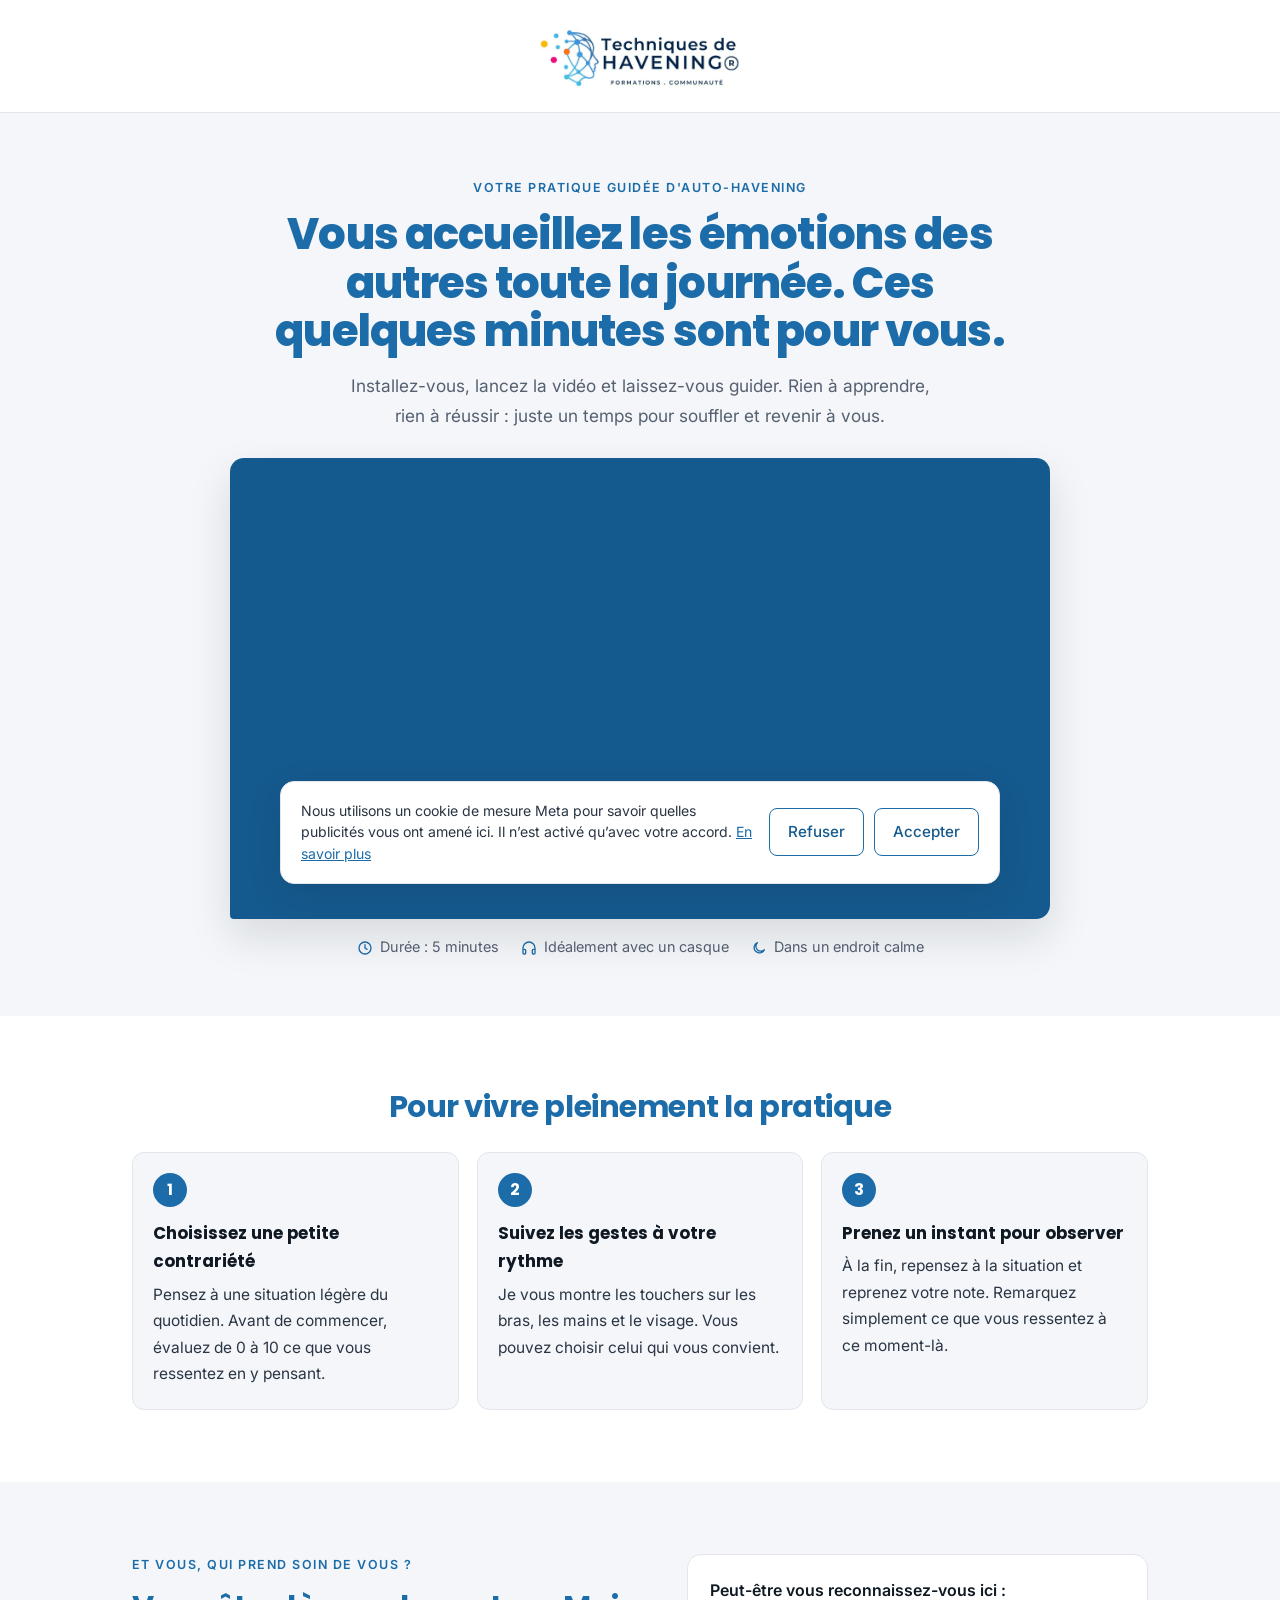
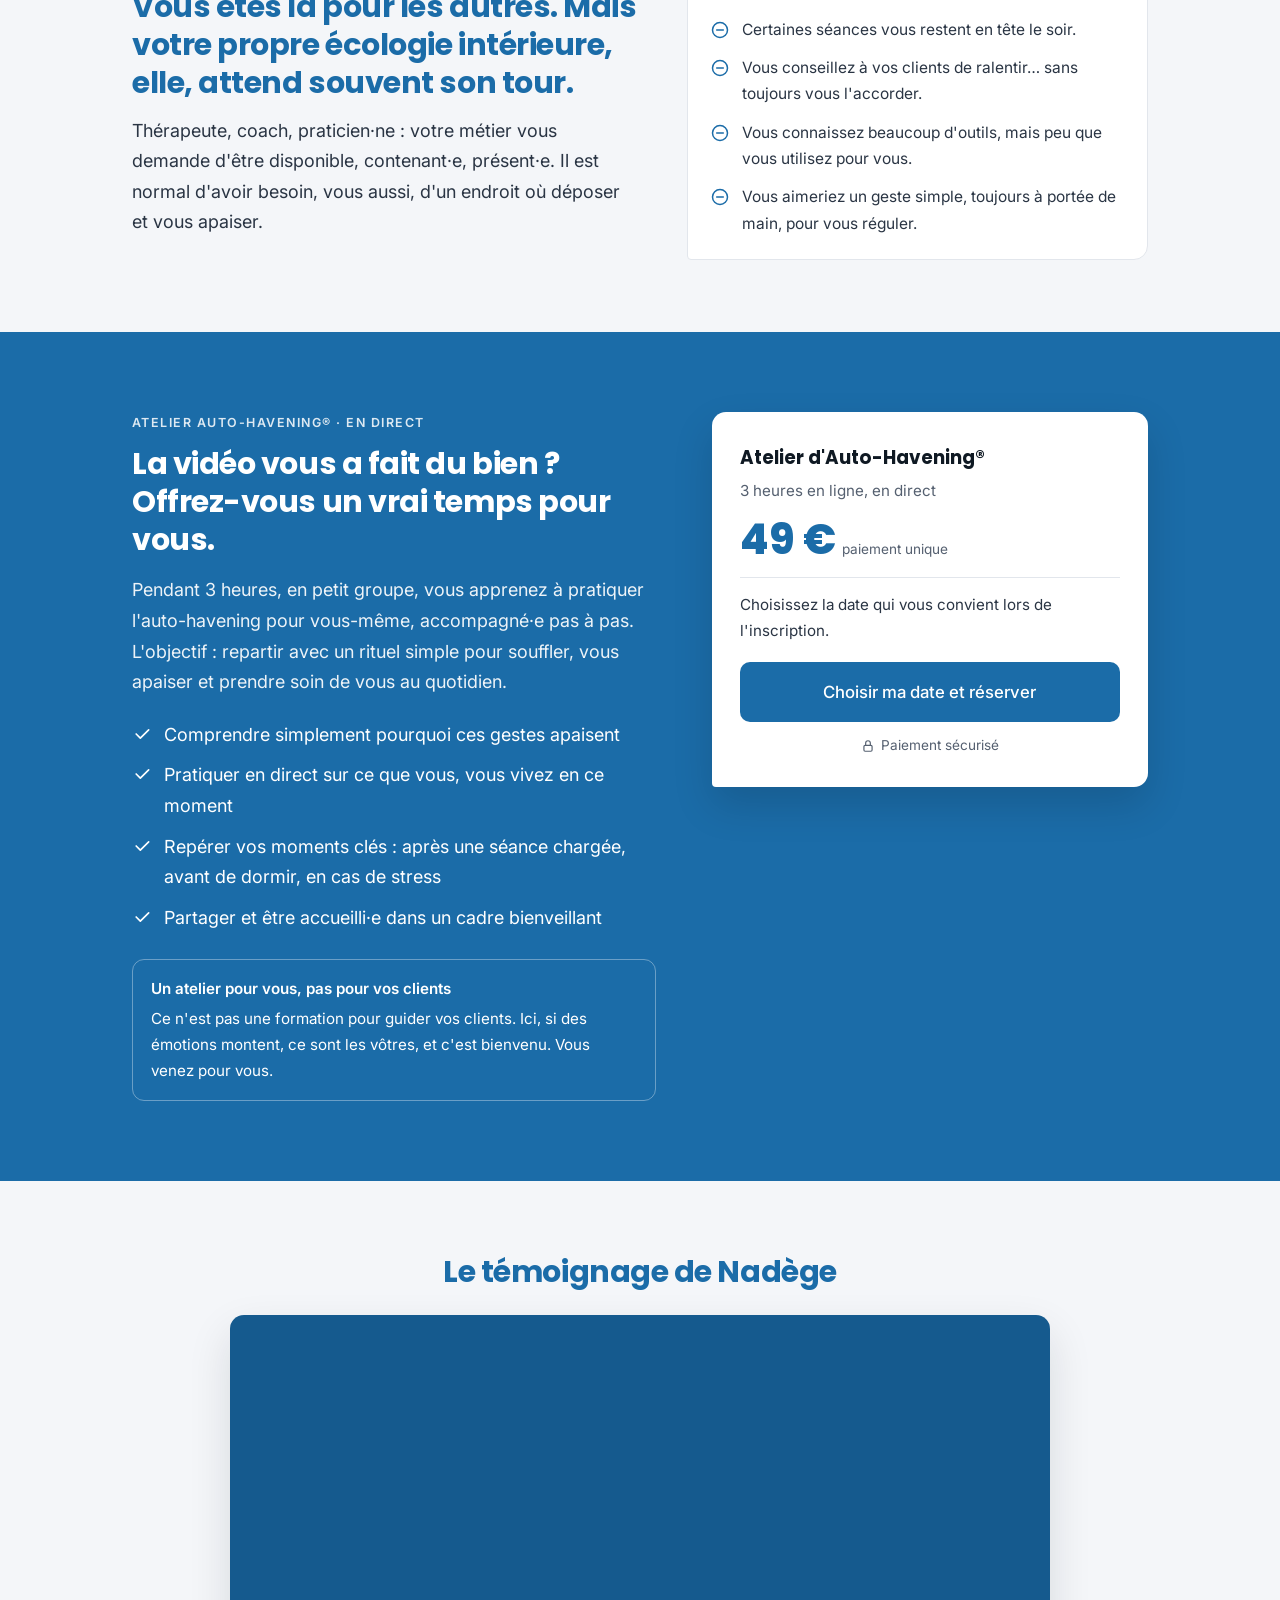
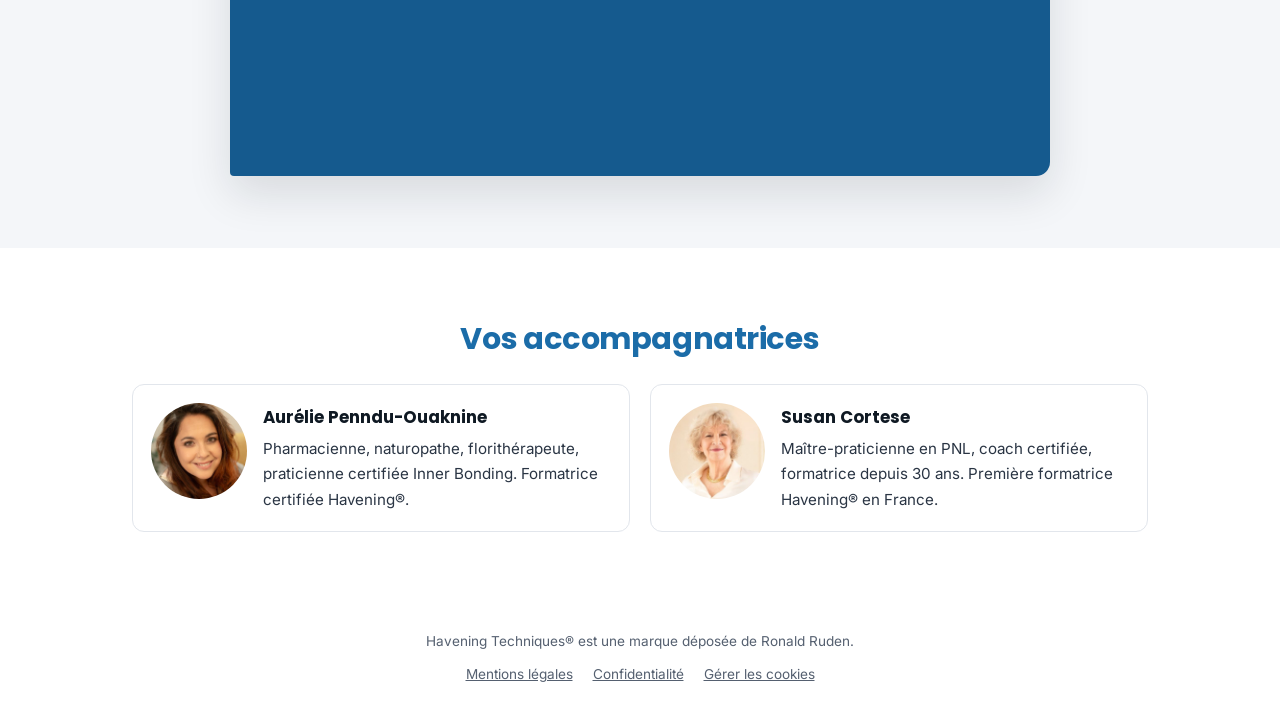
<file: auto-havening/video.html>
<!DOCTYPE html>
<html lang="fr">
<head>
<meta charset="UTF-8">
<meta name="viewport" content="width=device-width, initial-scale=1">
<!-- Page réservée aux inscrits : ouverte depuis l'e-mail de livraison, non indexée -->
<meta name="robots" content="noindex, nofollow">
<title>Votre pratique guidée d'auto-havening | Havening® France</title>
<link rel="preconnect" href="https://fonts.googleapis.com">
<link rel="preconnect" href="https://fonts.gstatic.com" crossorigin>
<link href="https://fonts.googleapis.com/css2?family=Poppins:wght@600;700;800&family=Inter:ital,wght@0,400;0,500;0,600;1,400;1,500&display=swap" rel="stylesheet">
<link rel="stylesheet" href="style.css?v=10">
<script src="config.js?v=10"></script>
<script src="pixel.js?v=10"></script>
</head>
<body>

<!-- === 1. EN-TÊTE (logo centré, pas de menu ni de bouton) === -->
<header class="site-header">
  <img class="logo-img" src="logo-havening.jpg" alt="Techniques de Havening® France, formations et communauté" width="940" height="300">
</header>

<main>

  <!-- === 2. HAUT DE PAGE + VIDÉO === -->
  <section class="lm-top">
    <div class="wide">
      <span class="eyebrow">Votre pratique guidée d'auto-havening</span>
      <h1>Vous accueillez les émotions des autres toute la journée. Ces quelques minutes sont pour vous.</h1>
      <p class="lead">Installez-vous, lancez la vidéo et laissez-vous guider. Rien à apprendre, rien à réussir&nbsp;: juste un temps pour souffler et revenir à vous.</p>

      <!-- Vidéo YouTube non répertoriée : renseigner PRATIQUE_YOUTUBE_ID dans config.js.
           Pas de lecture automatique. -->
      <div class="lm-video">
        <div class="video" id="pratique-video">
          <div class="video-ph">
            <span class="play"><svg width="26" height="26" viewBox="0 0 24 24" fill="currentColor" aria-hidden="true"><path d="M8 5v14l11-7z"/></svg></span>
            <span>La vidéo de la pratique guidée sera disponible ici très bientôt.</span>
          </div>
        </div>
        <ul class="video-meta">
          <li><svg width="16" height="16" viewBox="0 0 24 24" fill="none" stroke="currentColor" stroke-width="2" stroke-linecap="round" stroke-linejoin="round" aria-hidden="true"><circle cx="12" cy="12" r="9"/><path d="M12 7v5l3 2"/></svg>Durée&nbsp;: 5 minutes</li>
          <li><svg width="16" height="16" viewBox="0 0 24 24" fill="none" stroke="currentColor" stroke-width="2" stroke-linecap="round" stroke-linejoin="round" aria-hidden="true"><path d="M3 14v-2a9 9 0 0 1 18 0v2"/><rect x="3" y="14" width="4" height="7" rx="1.5"/><rect x="17" y="14" width="4" height="7" rx="1.5"/></svg>Idéalement avec un casque</li>
          <li><svg width="16" height="16" viewBox="0 0 24 24" fill="none" stroke="currentColor" stroke-width="2" stroke-linecap="round" stroke-linejoin="round" aria-hidden="true"><path d="M20 14.5A8 8 0 1 1 9.5 4a6.5 6.5 0 0 0 10.5 10.5z"/></svg>Dans un endroit calme</li>
        </ul>
      </div>
    </div>
  </section>

  <!-- === 3. POUR VIVRE PLEINEMENT LA PRATIQUE (étapes dans l'ordre) === -->
  <section class="lm-steps">
    <div class="wide">
      <h2>Pour vivre pleinement la pratique</h2>
      <ol>
        <li>
          <span class="step-num" aria-hidden="true">1</span>
          <h3>Choisissez une petite contrariété</h3>
          <p>Pensez à une situation légère du quotidien. Avant de commencer, évaluez de 0 à 10 ce que vous ressentez en y pensant.</p>
        </li>
        <li>
          <span class="step-num" aria-hidden="true">2</span>
          <h3>Suivez les gestes à votre rythme</h3>
          <p>Je vous montre les touchers sur les bras, les mains et le visage. Vous pouvez choisir celui qui vous convient.</p>
        </li>
        <li>
          <span class="step-num" aria-hidden="true">3</span>
          <h3>Prenez un instant pour observer</h3>
          <p>À la fin, repensez à la situation et reprenez votre note. Remarquez simplement ce que vous ressentez à ce moment-là.</p>
        </li>
      </ol>
    </div>
  </section>

  <!-- === 4. ET VOUS, QUI PREND SOIN DE VOUS ? === -->
  <section class="lm-self">
    <div class="wide lm-self-grid">
      <div>
        <span class="eyebrow">Et vous, qui prend soin de vous&nbsp;?</span>
        <h2>Vous êtes là pour les autres. Mais votre propre écologie intérieure, elle, attend souvent son tour.</h2>
        <p>Thérapeute, coach, praticien·ne&nbsp;: votre métier vous demande d'être disponible, contenant·e, présent·e. Il est normal d'avoir besoin, vous aussi, d'un endroit où déposer et vous apaiser.</p>
      </div>
      <div class="mirror">
        <h3>Peut-être vous reconnaissez-vous ici&nbsp;:</h3>
        <ul>
          <li><svg width="20" height="20" viewBox="0 0 24 24" fill="none" stroke="currentColor" stroke-width="1.8" stroke-linecap="round" aria-hidden="true"><circle cx="12" cy="12" r="9"/><path d="M8 12h8"/></svg><span>Certaines séances vous restent en tête le soir.</span></li>
          <li><svg width="20" height="20" viewBox="0 0 24 24" fill="none" stroke="currentColor" stroke-width="1.8" stroke-linecap="round" aria-hidden="true"><circle cx="12" cy="12" r="9"/><path d="M8 12h8"/></svg><span>Vous conseillez à vos clients de ralentir… sans toujours vous l'accorder.</span></li>
          <li><svg width="20" height="20" viewBox="0 0 24 24" fill="none" stroke="currentColor" stroke-width="1.8" stroke-linecap="round" aria-hidden="true"><circle cx="12" cy="12" r="9"/><path d="M8 12h8"/></svg><span>Vous connaissez beaucoup d'outils, mais peu que vous utilisez pour vous.</span></li>
          <li><svg width="20" height="20" viewBox="0 0 24 24" fill="none" stroke="currentColor" stroke-width="1.8" stroke-linecap="round" aria-hidden="true"><circle cx="12" cy="12" r="9"/><path d="M8 12h8"/></svg><span>Vous aimeriez un geste simple, toujours à portée de main, pour vous réguler.</span></li>
        </ul>
      </div>
    </div>
  </section>

  <!-- === 5. L'OFFRE ATELIER === -->
  <section class="lm-offer" id="atelier">
    <div class="wide lm-offer-grid">
      <div>
        <span class="eyebrow">Atelier Auto-Havening® · en direct</span>
        <h2>La vidéo vous a fait du bien&nbsp;? Offrez-vous un vrai temps pour vous.</h2>
        <p>Pendant 3 heures, en petit groupe, vous apprenez à pratiquer l'auto-havening pour vous-même, accompagné·e pas à pas. L'objectif&nbsp;: repartir avec un rituel simple pour souffler, vous apaiser et prendre soin de vous au quotidien.</p>
        <ul class="benefits">
          <li><svg width="20" height="20" viewBox="0 0 24 24" fill="none" stroke="currentColor" stroke-width="2" stroke-linecap="round" stroke-linejoin="round" aria-hidden="true"><path d="m5 12 5 5L20 7"/></svg><span>Comprendre simplement pourquoi ces gestes apaisent</span></li>
          <li><svg width="20" height="20" viewBox="0 0 24 24" fill="none" stroke="currentColor" stroke-width="2" stroke-linecap="round" stroke-linejoin="round" aria-hidden="true"><path d="m5 12 5 5L20 7"/></svg><span>Pratiquer en direct sur ce que vous, vous vivez en ce moment</span></li>
          <li><svg width="20" height="20" viewBox="0 0 24 24" fill="none" stroke="currentColor" stroke-width="2" stroke-linecap="round" stroke-linejoin="round" aria-hidden="true"><path d="m5 12 5 5L20 7"/></svg><span>Repérer vos moments clés&nbsp;: après une séance chargée, avant de dormir, en cas de stress</span></li>
          <li><svg width="20" height="20" viewBox="0 0 24 24" fill="none" stroke="currentColor" stroke-width="2" stroke-linecap="round" stroke-linejoin="round" aria-hidden="true"><path d="m5 12 5 5L20 7"/></svg><span>Partager et être accueilli·e dans un cadre bienveillant</span></li>
        </ul>
        <div class="for-you">
          <strong>Un atelier pour vous, pas pour vos clients</strong>
          Ce n'est pas une formation pour guider vos clients. Ici, si des émotions montent, ce sont les vôtres, et c'est bienvenu. Vous venez pour vous.
        </div>
      </div>

      <!-- Fiche prix : un seul bouton, les dates et horaires restent dans ThriveCart -->
      <div class="price-card">
        <h3>Atelier d'Auto-Havening®</h3>
        <p class="format">3 heures en ligne, en direct</p>
        <p class="price">49&nbsp;€<small>paiement unique</small></p>
        <p class="date-note">Choisissez la date qui vous convient lors de l'inscription.</p>
        <a class="btn" id="atelier-btn" href="https://aureliepenndu.thrivecart.com/atelier-auto-havening-v2/">Choisir ma date et réserver</a>
        <p class="secure"><svg width="14" height="14" viewBox="0 0 24 24" fill="none" stroke="currentColor" stroke-width="2" stroke-linecap="round" stroke-linejoin="round" aria-hidden="true"><rect x="5" y="11" width="14" height="10" rx="2"/><path d="M8 11V7a4 4 0 0 1 8 0v4"/></svg>Paiement sécurisé</p>
      </div>
    </div>
  </section>

  <!-- === TÉMOIGNAGE VIDÉO (renseigner TEMOIGNAGE_YOUTUBE_ID dans config.js) === -->
  <section class="lm-testimony" aria-labelledby="testimony-title">
    <div class="wide">
      <h2 id="testimony-title">Le témoignage de Nadège</h2>
      <div class="lm-video">
        <div class="video" id="temoignage-video">
          <div class="video-ph">
            <span class="play"><svg width="26" height="26" viewBox="0 0 24 24" fill="currentColor" aria-hidden="true"><path d="M8 5v14l11-7z"/></svg></span>
            <span>Le témoignage sera disponible ici très bientôt.</span>
          </div>
        </div>
      </div>
    </div>
  </section>

  <!-- === 6. VOS ACCOMPAGNATRICES === -->
  <section class="lm-coaches">
    <div class="wide">
      <h2>Vos accompagnatrices</h2>
      <div class="coach-grid">
        <div class="coach">
          <div class="portrait"><img src="aurelie.jpg" alt="Aurélie Penndu-Ouaknine" width="400" height="400" loading="lazy"></div>
          <div>
            <h3>Aurélie Penndu-Ouaknine</h3>
            <p>Pharmacienne, naturopathe, florithérapeute, praticienne certifiée Inner Bonding. Formatrice certifiée Havening®.</p>
          </div>
        </div>
        <div class="coach">
<div class="portrait"><img src="susan.jpg" alt="Susan Cortese" width="400" height="400" loading="lazy"></div>
          <div>
            <h3>Susan Cortese</h3>
            <p>Maître-praticienne en PNL, coach certifiée, formatrice depuis 30 ans. Première formatrice Havening® en France.</p>
          </div>
        </div>
      </div>
    </div>
  </section>

</main>

<!-- === PIED DE PAGE === -->
<footer class="site-footer">
  <p class="trademark">Havening Techniques® est une marque déposée de Ronald Ruden.</p>
  <a id="legal-link" href="#" target="_blank" rel="noopener">Mentions légales</a>
  <a id="privacy-link" href="#" target="_blank" rel="noopener">Confidentialité</a>
  <a href="#" data-link="cookies">Gérer les cookies</a>
</footer>

<script>
/* =====================================================================
   PAGE VIDÉO : lecteur YouTube, bouton atelier, liens du pied de page
   ===================================================================== */
(function () {
  var C = window.AH_CONFIG || {};
  document.getElementById('legal-link').href = C.LEGAL_URL || '#';
  document.getElementById('privacy-link').href = C.PRIVACY_URL || '#';

  /* Vidéos YouTube, sans lecture automatique */
  function embed(boxId, videoId, title, lazy) {
    if (!videoId) return;
    var box = document.getElementById(boxId);
    if (location.protocol === 'file:') {
      box.querySelector('.video-ph span:last-child').innerHTML =
        'Aperçu local : <a style="color:#fff" href="https://www.youtube.com/watch?v=' + videoId + '" target="_blank" rel="noopener">ouvrir la vidéo sur YouTube</a>';
    } else {
      box.innerHTML = '<iframe src="https://www.youtube-nocookie.com/embed/' + videoId +
        '?rel=0&modestbranding=1&cc_load_policy=1&hl=fr" title="' + title + '"' +
        (lazy ? ' loading="lazy"' : '') +
        ' allow="accelerometer; encrypted-media; gyroscope; picture-in-picture; fullscreen"></iframe>';
    }
  }
  embed('pratique-video', C.PRATIQUE_YOUTUBE_ID, "Séance guidée d'auto-havening", false);
  embed('temoignage-video', C.TEMOIGNAGE_YOUTUBE_ID, 'Témoignage de Nadège', true);

  /* Bouton atelier : lien ThriveCart (réglable dans config.js) + suivi Meta,
     seulement si le visiteur a accepté les cookies */
  var btn = document.getElementById('atelier-btn');
  if (C.ATELIER_URL) btn.href = C.ATELIER_URL;
  btn.addEventListener('click', function () {
    window.ahTrack('InitiateCheckout', 'atelier-' + Date.now(), { content_name: 'Atelier Auto-Havening', value: 49, currency: 'EUR' });
  });
})();
</script>
</body>
</html>
</file>
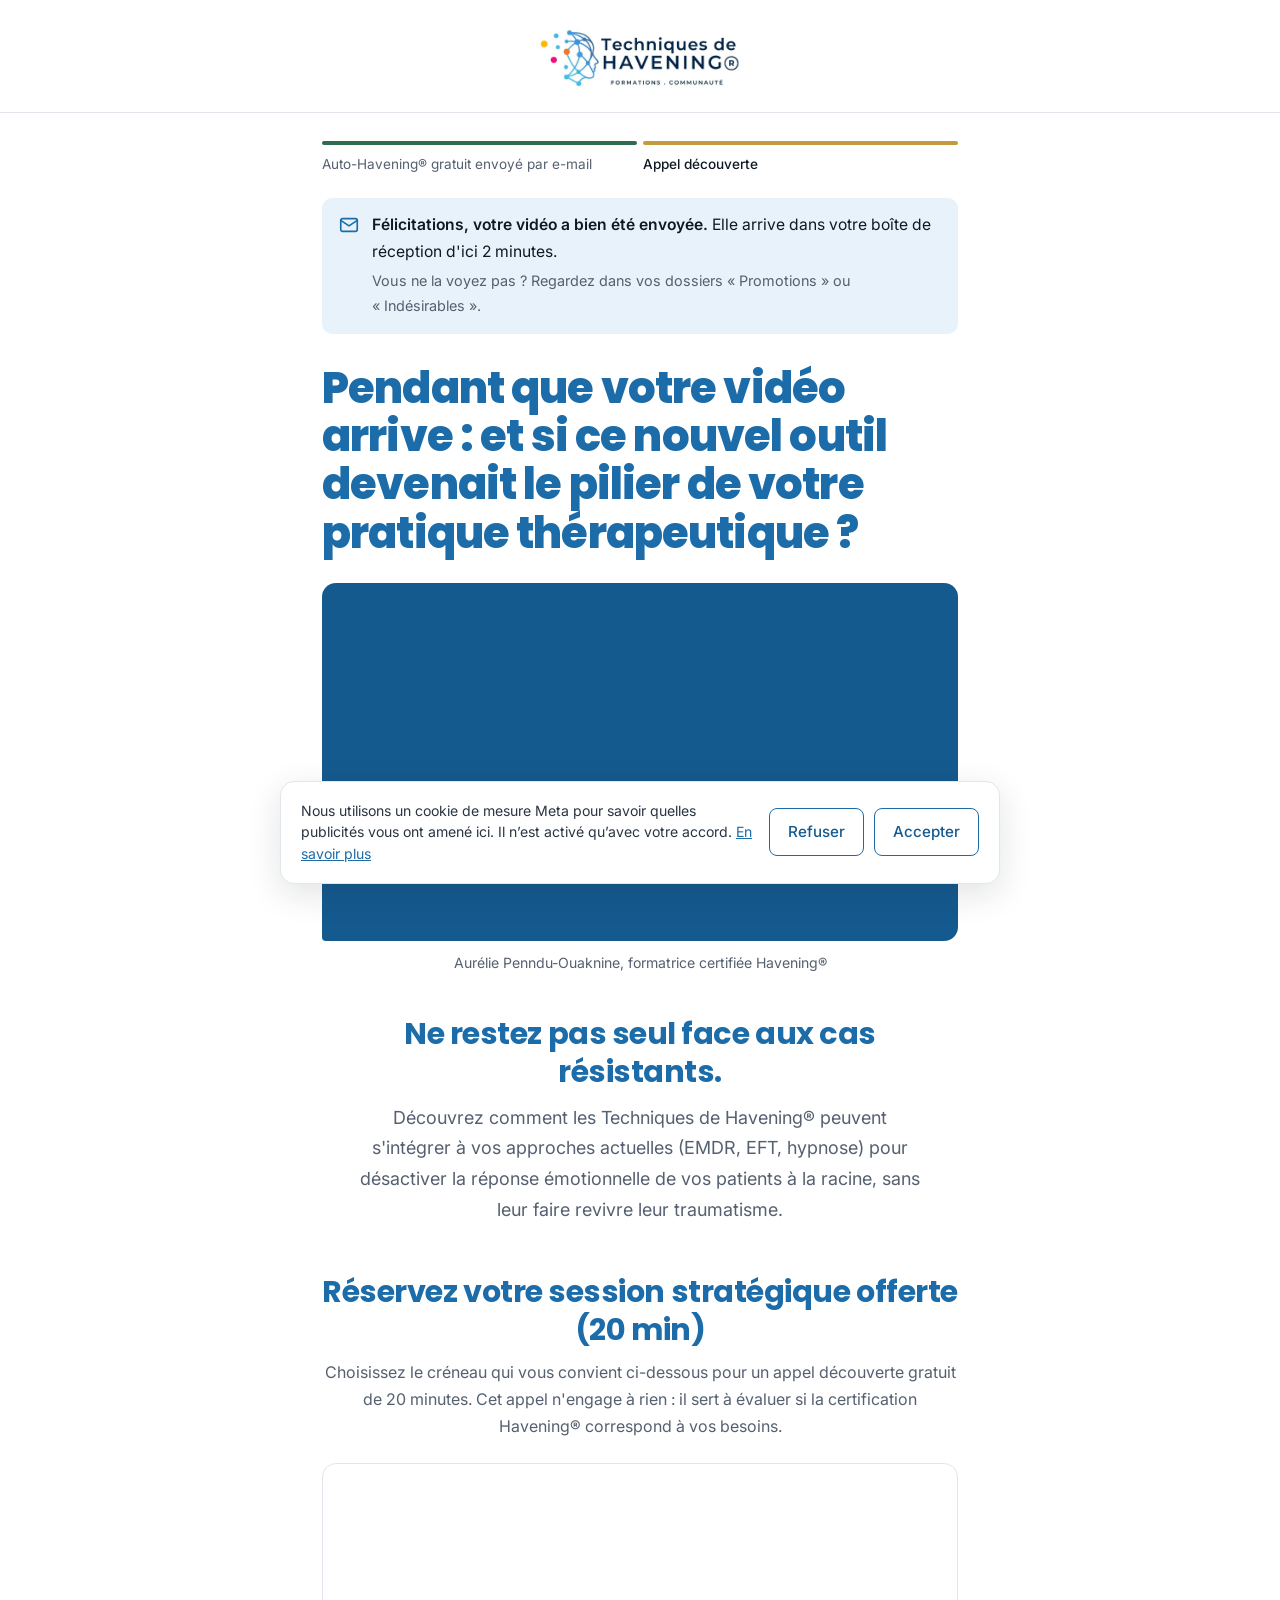
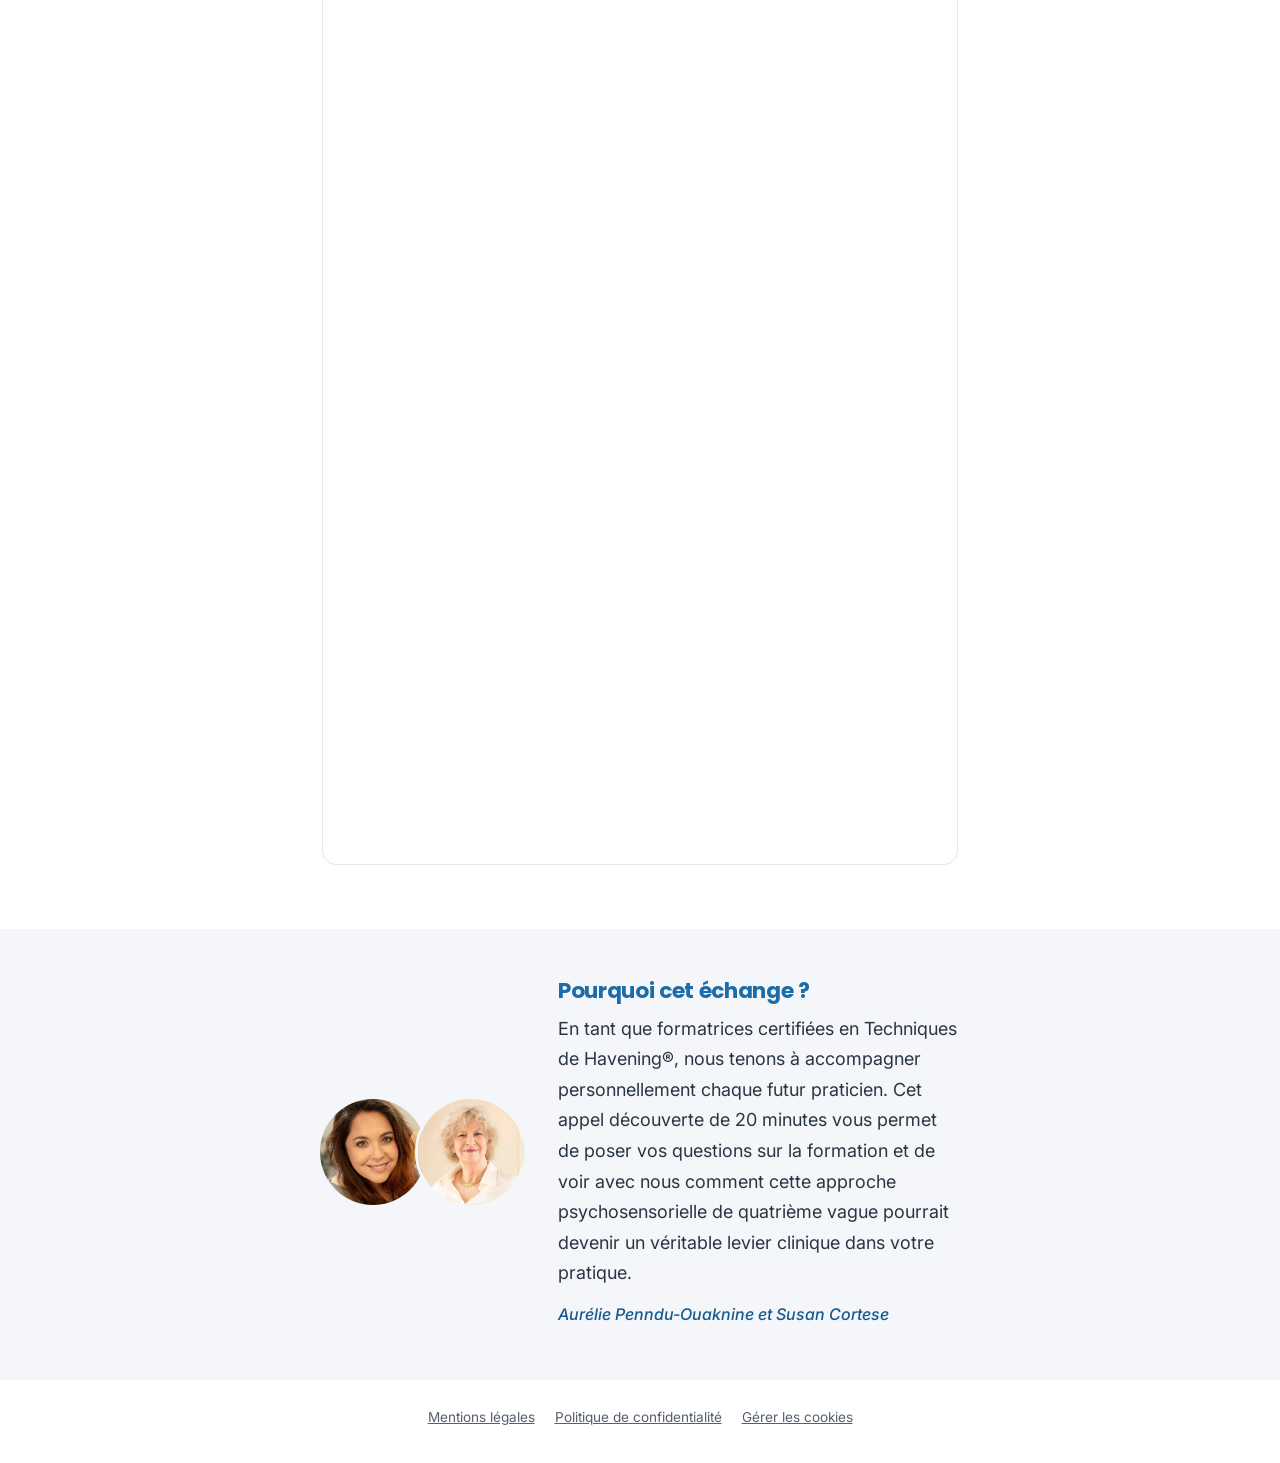
<file: tremplin/merci.html>
<!DOCTYPE html>
<html lang="fr">
<head>
<meta charset="UTF-8">
<meta name="viewport" content="width=device-width, initial-scale=1">
<meta name="robots" content="noindex, nofollow">
<title>Choisissez votre créneau | Havening® France</title>
<link rel="preconnect" href="https://fonts.googleapis.com">
<link rel="preconnect" href="https://fonts.gstatic.com" crossorigin>
<link href="https://fonts.googleapis.com/css2?family=Poppins:wght@600;700;800&family=Inter:ital,wght@0,400;0,500;0,600;1,400;1,500&display=swap" rel="stylesheet">
<link rel="stylesheet" href="style.css?v=9">
<script src="config.js?v=9"></script>
<script src="pixel.js?v=9"></script>
</head>
<body>

<!-- === EN-TÊTE (logo seul, pas de menu) === -->
<header class="site-header">
  <img class="logo-img" src="logo-havening.jpg" alt="Techniques de Havening® France, formations et communauté" width="940" height="300">
</header>

<main>
  <div class="col">

    <!-- === 1. BANDEAU DE CONFIRMATION + ÉTAPES === -->
    <ol class="steps" aria-label="Votre progression">
      <li class="done">Auto-Havening® gratuit envoyé par e-mail</li>
      <li class="current" aria-current="step">Appel découverte</li>
    </ol>

    <!-- Bandeau : texte de la page cible + consigne « Promotions / Indésirables »
         reprise de la page de remerciement du document d'inscription -->
    <div class="confirm" role="status">
      <svg width="22" height="22" viewBox="0 0 24 24" fill="none" stroke="currentColor" stroke-width="1.8" stroke-linecap="round" stroke-linejoin="round" aria-hidden="true"><rect x="3" y="5" width="18" height="14" rx="2"/><path d="m3 7 9 6 9-6"/></svg>
      <p><strong id="confirm-title">Félicitations, votre vidéo a bien été envoyée.</strong> Elle arrive dans votre boîte de réception d'ici 2 minutes.<br><span class="confirm-hint">Vous ne la voyez pas&nbsp;? Regardez dans vos dossiers «&nbsp;Promotions&nbsp;» ou «&nbsp;Indésirables&nbsp;».</span></p>
    </div>

    <!-- === 2. ACCROCHE === -->
    <section class="tremplin-head">
      <h1>Pendant que votre vidéo arrive&nbsp;: et si ce nouvel outil devenait le pilier de votre pratique thérapeutique&nbsp;?</h1>
    </section>

    <!-- === 3. VIDÉO D'AURÉLIE (90 s) ===
         Renseigner YOUTUBE_ID dans config.js. Pas de lecture automatique. -->
    <section aria-label="Message vidéo d'Aurélie Penndu-Ouaknine">
      <div class="video" id="video">
        <div class="video-ph">
          <span class="play"><svg width="26" height="26" viewBox="0 0 24 24" fill="currentColor" aria-hidden="true"><path d="M8 5v14l11-7z"/></svg></span>
          <span>La vidéo d'Aurélie sera disponible ici très bientôt.</span>
        </div>
      </div>
      <p class="video-caption">Aurélie Penndu-Ouaknine, formatrice certifiée Havening®</p>
    </section>

    <!-- === 4. BÉNÉFICE DE L'APPEL === -->
    <section class="benefit">
      <h2>Ne restez pas seul face aux cas résistants.</h2>
      <p>Découvrez comment les Techniques de Havening® peuvent s'intégrer à vos approches actuelles (EMDR, EFT, hypnose) pour désactiver la réponse émotionnelle de vos patients à la racine, sans leur faire revivre leur traumatisme.</p>
    </section>

    <!-- === 5. CALENDRIER INTÉGRÉ ===
         Renseigner CALENDLY_URL dans config.js. -->
    <section class="booking" id="creneau" aria-labelledby="booking-title">
      <h2 id="booking-title">Réservez votre session stratégique offerte (20&nbsp;min)</h2>
      <p class="lead">Choisissez le créneau qui vous convient ci-dessous pour un appel découverte gratuit de 20 minutes. Cet appel n'engage à rien&nbsp;: il sert à évaluer si la certification Havening® correspond à vos besoins.</p>
      <div class="calendar" id="calendar">
        <div class="calendar-ph">
          <svg width="34" height="34" viewBox="0 0 24 24" fill="none" stroke="#1B6CA8" stroke-width="1.6" stroke-linecap="round" stroke-linejoin="round" aria-hidden="true"><rect x="3" y="5" width="18" height="16" rx="2"/><path d="M16 3v4M8 3v4M3 10h18"/></svg>
          <p>L'agenda de réservation s'affichera ici.</p>
        </div>
      </div>
      <p class="booked" id="booked" role="status">Votre appel est réservé. Vous allez recevoir une confirmation par e-mail, et Aurélie vous appellera au numéro indiqué.</p>
    </section>

  </div>

  <!-- === 6. RÉASSURANCE ET AUTORITÉ : photos d'Aurélie et de Susan === -->
  <section class="why">
    <div class="col why-inner">
      <div class="duo">
        <img src="aurelie.jpg" alt="Aurélie Penndu-Ouaknine" width="400" height="400" loading="lazy">
        <img src="susan.jpg" alt="Susan Cortese" width="400" height="400" loading="lazy">
      </div>
      <div>
        <h2>Pourquoi cet échange&nbsp;?</h2>
        <p>En tant que formatrices certifiées en Techniques de Havening®, nous tenons à accompagner personnellement chaque futur praticien. Cet appel découverte de 20 minutes vous permet de poser vos questions sur la formation et de voir avec nous comment cette approche psychosensorielle de quatrième vague pourrait devenir un véritable levier clinique dans votre pratique.</p>
        <p class="sign">Aurélie Penndu-Ouaknine et Susan Cortese</p>
      </div>
    </div>
  </section>
</main>

<!-- === PIED DE PAGE MINIMAL === -->
<footer class="site-footer">
  <a id="legal-link" href="#" target="_blank" rel="noopener">Mentions légales</a>
  <a id="privacy-link" href="#" target="_blank" rel="noopener">Politique de confidentialité</a>
  <a href="#" data-link="cookies">Gérer les cookies</a>
</footer>

<script>
/* =====================================================================
   PAGE TREMPLIN : prénom, vidéo, Calendly, suivi Pixel
   ===================================================================== */
(function () {
  var C = window.TREMPLIN_CONFIG || {};
  document.getElementById('legal-link').href = C.LEGAL_URL || '#';
  document.getElementById('privacy-link').href = C.PRIVACY_URL || '#';

  var lead = {};
  try { lead = JSON.parse(sessionStorage.getItem('tremplin') || '{}'); } catch (e) {}
  var eid = new URLSearchParams(location.search).get('eid');

  /* Prénom dans le bandeau */
  if (lead.prenom) {
    document.getElementById('confirm-title').textContent =
      'Félicitations ' + lead.prenom + ', votre vidéo a bien été envoyée.';
  }

  /* Événement « Lead » : une seule fois, et seulement après un vrai envoi
     du formulaire (pas si quelqu'un ouvre la page directement). */
  if (eid && lead.eid === eid && !lead.leadSent) {
    window.tremplinTrack('Lead', eid);
    lead.leadSent = true;
    try { sessionStorage.setItem('tremplin', JSON.stringify(lead)); } catch (e) {}
  }

  /* Vidéo YouTube, sans lecture automatique */
  if (C.YOUTUBE_ID) {
    var box = document.getElementById('video');
    if (location.protocol === 'file:') {
      box.querySelector('.video-ph span:last-child').innerHTML =
        'Aperçu local : <a style="color:#fff" href="https://www.youtube.com/watch?v=' + C.YOUTUBE_ID + '" target="_blank" rel="noopener">ouvrir la vidéo sur YouTube</a>';
    } else {
      box.innerHTML = '<iframe src="https://www.youtube-nocookie.com/embed/' + C.YOUTUBE_ID +
        '?rel=0&modestbranding=1&cc_load_policy=1&hl=fr" title="Message vidéo d\'Aurélie Penndu-Ouaknine"' +
        ' allow="accelerometer; encrypted-media; gyroscope; picture-in-picture; fullscreen" loading="lazy"></iframe>';
    }
  }

  /* Calendly intégré, pré-rempli avec le nom et l'email */
  if (C.CALENDLY_URL) {
    var url = C.CALENDLY_URL + (C.CALENDLY_URL.indexOf('?') > -1 ? '&' : '?') + 'hide_gdpr_banner=1';
    /* L'inscription ne demande que le prénom : il remplit le champ « Prénom » de Calendly.
       Le visiteur saisit son nom et son téléphone dans Calendly. */
    if (lead.prenom) url += '&first_name=' + encodeURIComponent(lead.prenom);
    if (lead.email) url += '&email=' + encodeURIComponent(lead.email);
    var cal = document.getElementById('calendar');
    cal.innerHTML = '<div class="calendly-inline-widget" data-url="' + url.replace(/"/g, '&quot;') + '"></div>';
    var s = document.createElement('script');
    s.src = 'https://assets.calendly.com/assets/external/widget.js';
    s.async = true;
    document.body.appendChild(s);
  }

  /* Réservation confirmée par Calendly → message + événement « Schedule » */
  window.addEventListener('message', function (e) {
    if (e.origin !== 'https://calendly.com' || !e.data || e.data.event !== 'calendly.event_scheduled') return;
    document.getElementById('booked').classList.add('show');
    var steps = document.querySelectorAll('.steps li');
    steps.forEach(function (li) { li.className = 'done'; li.removeAttribute('aria-current'); });
    window.tremplinTrack('Schedule', eid ? eid.replace('lead-', 'rdv-') : undefined);
    /* ActiveCampaign formulaire n°8 → tag « reservation-confirmee » : arrête les relances */
    if (lead.email && C.AC_ACCOUNT && C.AC_BOOKING_FORM_ID && !lead.bookingSent) {
      var id = C.AC_BOOKING_FORM_ID;
      var sc = document.createElement('script');
      sc.src = C.AC_ACCOUNT + '/proc.php?u=' + id + '&f=' + id + '&s=&c=0&m=0&act=sub&v=2&or=' +
        encodeURIComponent(C.AC_ORG_ID || '') + '&email=' + encodeURIComponent(lead.email) + '&jsonp=true';
      document.body.appendChild(sc);
      lead.bookingSent = true;
      try { sessionStorage.setItem('tremplin', JSON.stringify(lead)); } catch (e) {}
    }
  });
})();
</script>
</body>
</html>
</file>
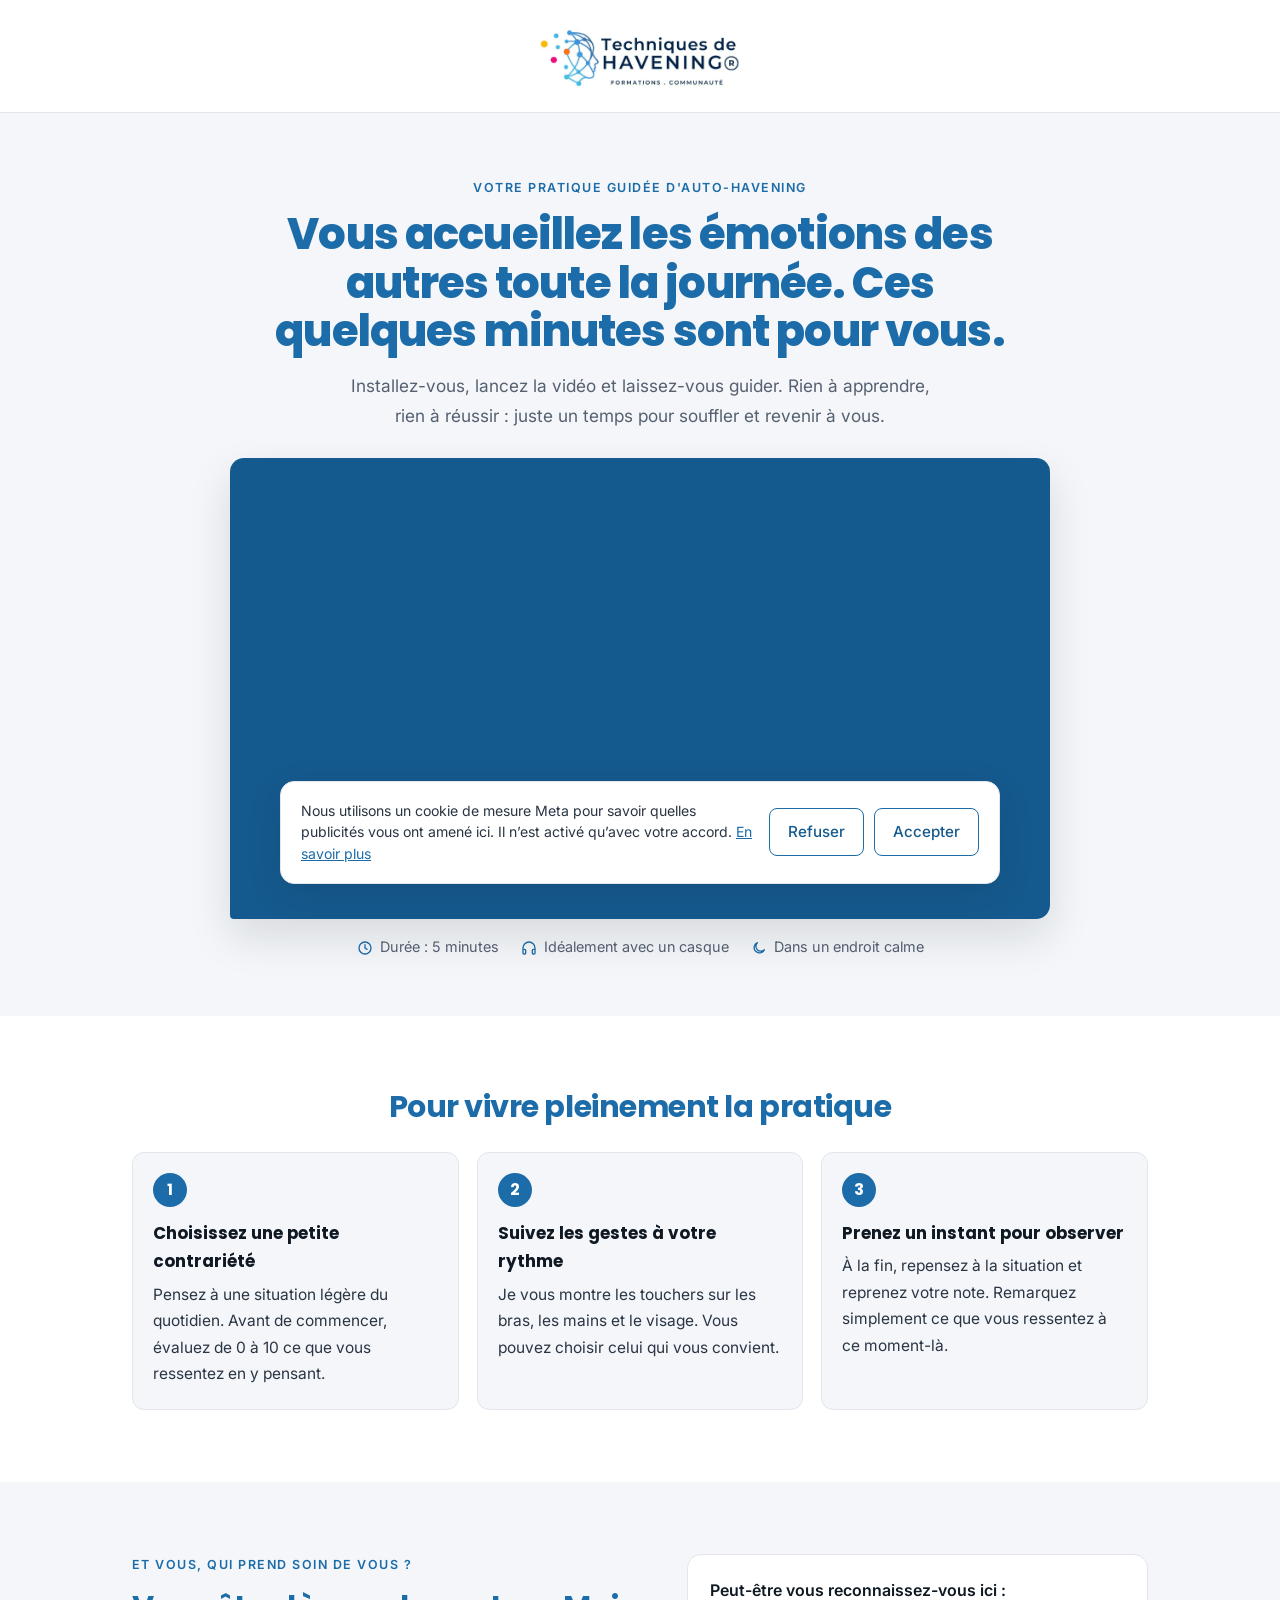
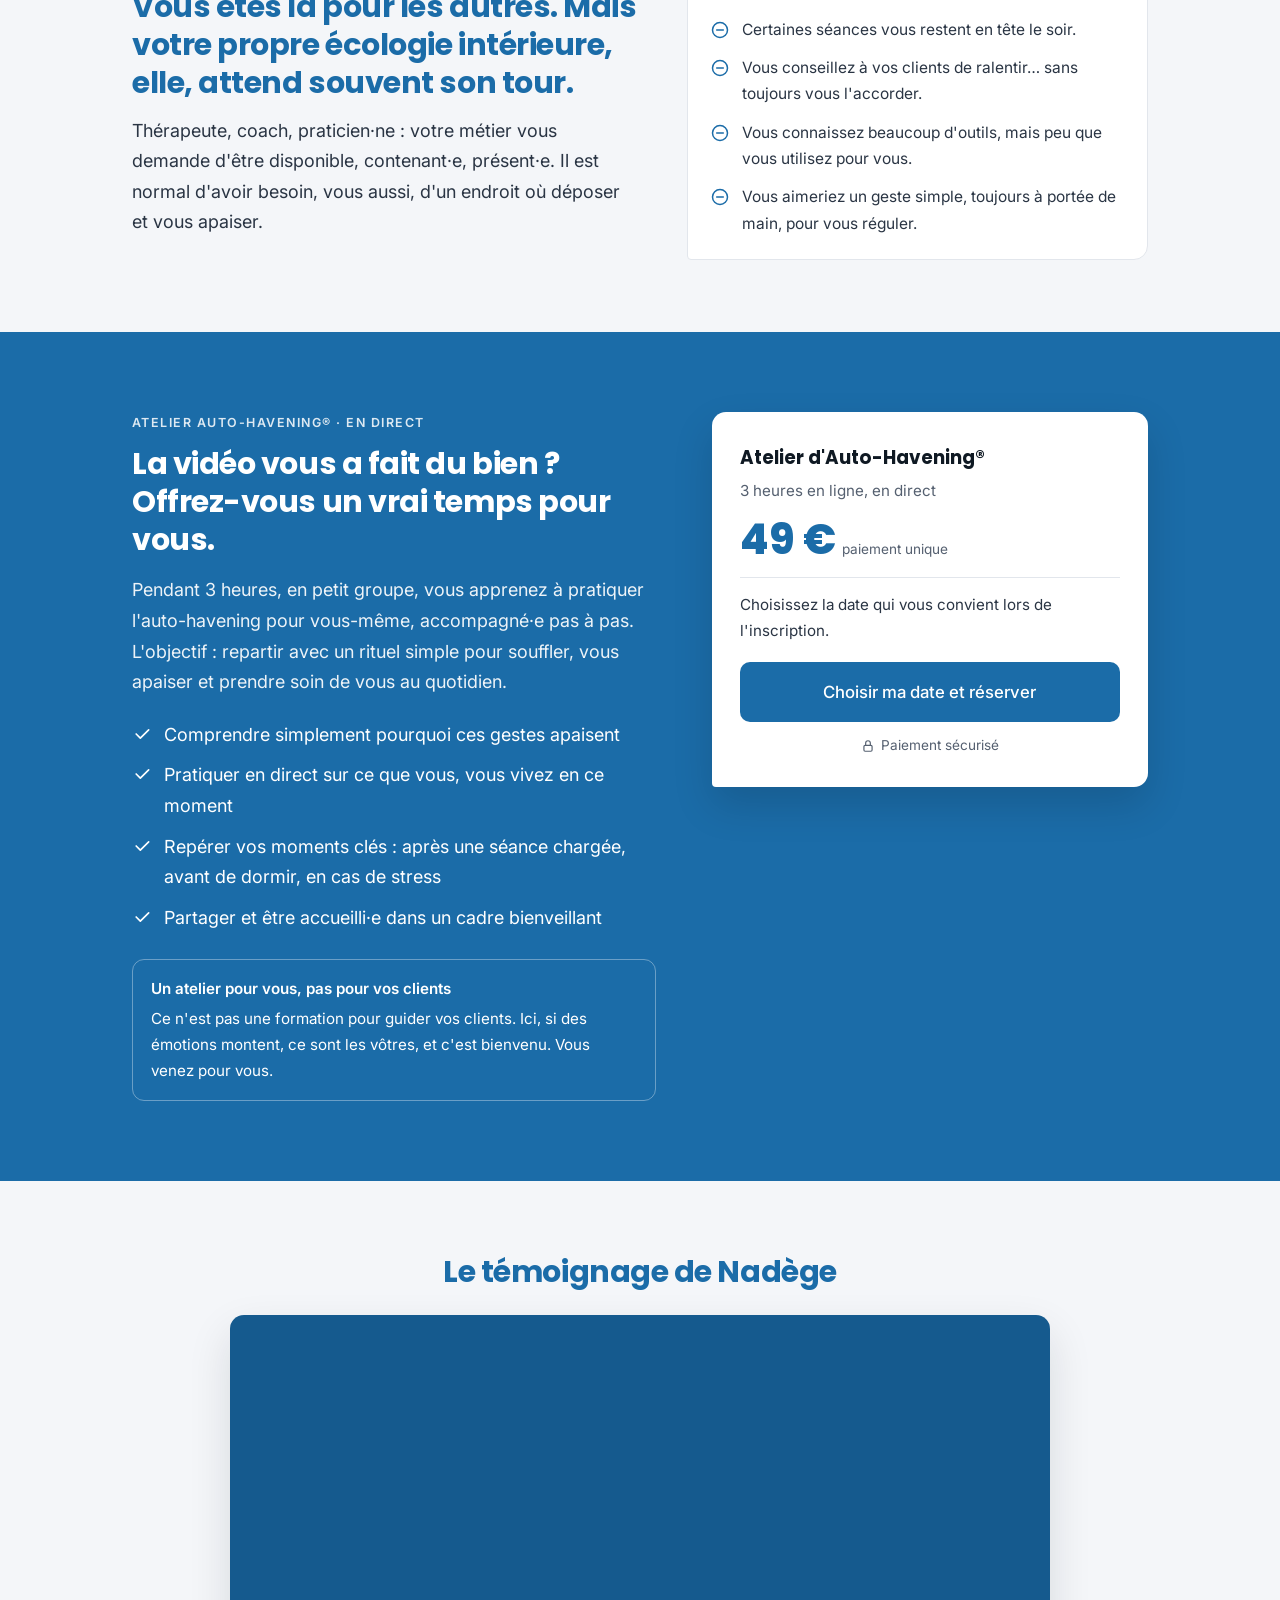
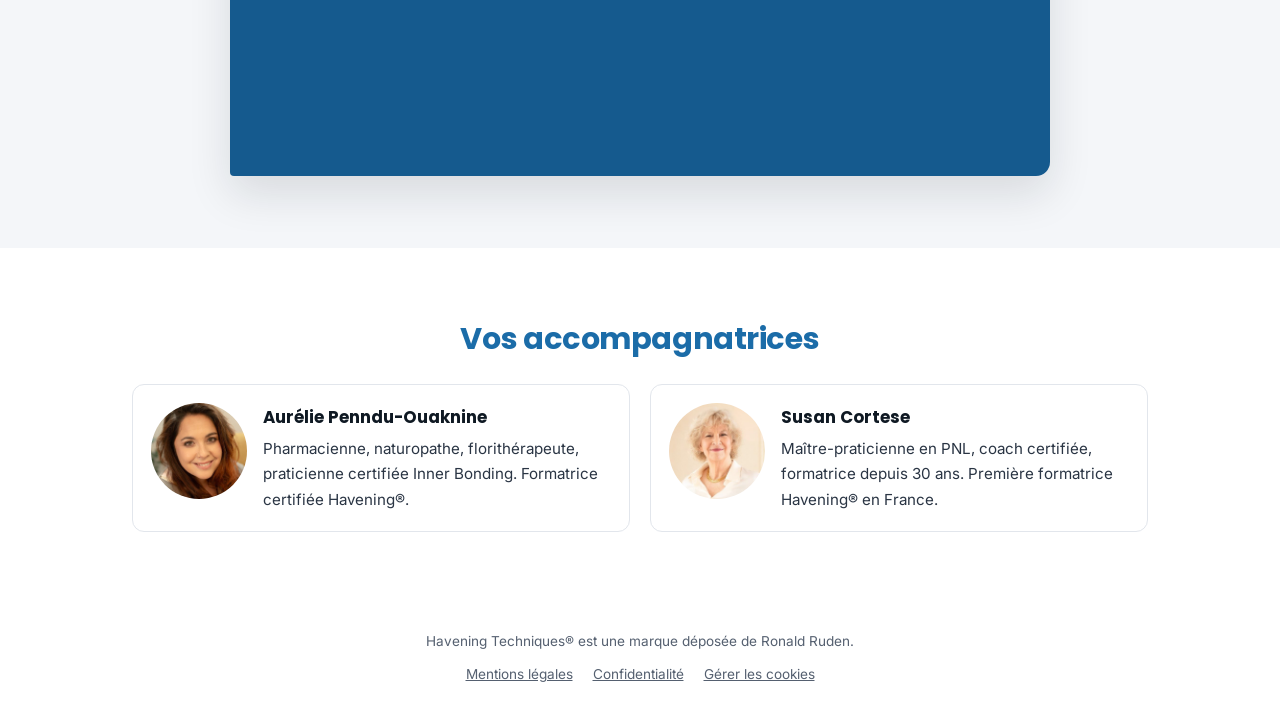
<file: tremplin/video.html>
<!DOCTYPE html>
<html lang="fr">
<head>
<meta charset="UTF-8">
<meta name="viewport" content="width=device-width, initial-scale=1">
<!-- Page réservée aux inscrits : ouverte depuis l'e-mail de livraison, non indexée -->
<meta name="robots" content="noindex, nofollow">
<title>Votre pratique guidée d'auto-havening | Havening® France</title>
<link rel="preconnect" href="https://fonts.googleapis.com">
<link rel="preconnect" href="https://fonts.gstatic.com" crossorigin>
<link href="https://fonts.googleapis.com/css2?family=Poppins:wght@600;700;800&family=Inter:ital,wght@0,400;0,500;0,600;1,400;1,500&display=swap" rel="stylesheet">
<link rel="stylesheet" href="style.css?v=9">
<script src="config.js?v=9"></script>
<script src="pixel.js?v=9"></script>
</head>
<body>

<!-- === 1. EN-TÊTE (logo centré, pas de menu ni de bouton) === -->
<header class="site-header">
  <img class="logo-img" src="logo-havening.jpg" alt="Techniques de Havening® France, formations et communauté" width="940" height="300">
</header>

<main>

  <!-- === 2. HAUT DE PAGE + VIDÉO === -->
  <section class="lm-top">
    <div class="wide">
      <span class="eyebrow">Votre pratique guidée d'auto-havening</span>
      <h1>Vous accueillez les émotions des autres toute la journée. Ces quelques minutes sont pour vous.</h1>
      <p class="lead">Installez-vous, lancez la vidéo et laissez-vous guider. Rien à apprendre, rien à réussir&nbsp;: juste un temps pour souffler et revenir à vous.</p>

      <!-- Vidéo YouTube non répertoriée : renseigner PRATIQUE_YOUTUBE_ID dans config.js.
           Pas de lecture automatique. -->
      <div class="lm-video">
        <div class="video" id="pratique-video">
          <div class="video-ph">
            <span class="play"><svg width="26" height="26" viewBox="0 0 24 24" fill="currentColor" aria-hidden="true"><path d="M8 5v14l11-7z"/></svg></span>
            <span>La vidéo de la pratique guidée sera disponible ici très bientôt.</span>
          </div>
        </div>
        <ul class="video-meta">
          <li><svg width="16" height="16" viewBox="0 0 24 24" fill="none" stroke="currentColor" stroke-width="2" stroke-linecap="round" stroke-linejoin="round" aria-hidden="true"><circle cx="12" cy="12" r="9"/><path d="M12 7v5l3 2"/></svg>Durée&nbsp;: 5 minutes</li>
          <li><svg width="16" height="16" viewBox="0 0 24 24" fill="none" stroke="currentColor" stroke-width="2" stroke-linecap="round" stroke-linejoin="round" aria-hidden="true"><path d="M3 14v-2a9 9 0 0 1 18 0v2"/><rect x="3" y="14" width="4" height="7" rx="1.5"/><rect x="17" y="14" width="4" height="7" rx="1.5"/></svg>Idéalement avec un casque</li>
          <li><svg width="16" height="16" viewBox="0 0 24 24" fill="none" stroke="currentColor" stroke-width="2" stroke-linecap="round" stroke-linejoin="round" aria-hidden="true"><path d="M20 14.5A8 8 0 1 1 9.5 4a6.5 6.5 0 0 0 10.5 10.5z"/></svg>Dans un endroit calme</li>
        </ul>
      </div>
    </div>
  </section>

  <!-- === 3. POUR VIVRE PLEINEMENT LA PRATIQUE (étapes dans l'ordre) === -->
  <section class="lm-steps">
    <div class="wide">
      <h2>Pour vivre pleinement la pratique</h2>
      <ol>
        <li>
          <span class="step-num" aria-hidden="true">1</span>
          <h3>Choisissez une petite contrariété</h3>
          <p>Pensez à une situation légère du quotidien. Avant de commencer, évaluez de 0 à 10 ce que vous ressentez en y pensant.</p>
        </li>
        <li>
          <span class="step-num" aria-hidden="true">2</span>
          <h3>Suivez les gestes à votre rythme</h3>
          <p>Je vous montre les touchers sur les bras, les mains et le visage. Vous pouvez choisir celui qui vous convient.</p>
        </li>
        <li>
          <span class="step-num" aria-hidden="true">3</span>
          <h3>Prenez un instant pour observer</h3>
          <p>À la fin, repensez à la situation et reprenez votre note. Remarquez simplement ce que vous ressentez à ce moment-là.</p>
        </li>
      </ol>
    </div>
  </section>

  <!-- === 4. ET VOUS, QUI PREND SOIN DE VOUS ? === -->
  <section class="lm-self">
    <div class="wide lm-self-grid">
      <div>
        <span class="eyebrow">Et vous, qui prend soin de vous&nbsp;?</span>
        <h2>Vous êtes là pour les autres. Mais votre propre écologie intérieure, elle, attend souvent son tour.</h2>
        <p>Thérapeute, coach, praticien·ne&nbsp;: votre métier vous demande d'être disponible, contenant·e, présent·e. Il est normal d'avoir besoin, vous aussi, d'un endroit où déposer et vous apaiser.</p>
      </div>
      <div class="mirror">
        <h3>Peut-être vous reconnaissez-vous ici&nbsp;:</h3>
        <ul>
          <li><svg width="20" height="20" viewBox="0 0 24 24" fill="none" stroke="currentColor" stroke-width="1.8" stroke-linecap="round" aria-hidden="true"><circle cx="12" cy="12" r="9"/><path d="M8 12h8"/></svg><span>Certaines séances vous restent en tête le soir.</span></li>
          <li><svg width="20" height="20" viewBox="0 0 24 24" fill="none" stroke="currentColor" stroke-width="1.8" stroke-linecap="round" aria-hidden="true"><circle cx="12" cy="12" r="9"/><path d="M8 12h8"/></svg><span>Vous conseillez à vos clients de ralentir… sans toujours vous l'accorder.</span></li>
          <li><svg width="20" height="20" viewBox="0 0 24 24" fill="none" stroke="currentColor" stroke-width="1.8" stroke-linecap="round" aria-hidden="true"><circle cx="12" cy="12" r="9"/><path d="M8 12h8"/></svg><span>Vous connaissez beaucoup d'outils, mais peu que vous utilisez pour vous.</span></li>
          <li><svg width="20" height="20" viewBox="0 0 24 24" fill="none" stroke="currentColor" stroke-width="1.8" stroke-linecap="round" aria-hidden="true"><circle cx="12" cy="12" r="9"/><path d="M8 12h8"/></svg><span>Vous aimeriez un geste simple, toujours à portée de main, pour vous réguler.</span></li>
        </ul>
      </div>
    </div>
  </section>

  <!-- === 5. L'OFFRE ATELIER === -->
  <section class="lm-offer" id="atelier">
    <div class="wide lm-offer-grid">
      <div>
        <span class="eyebrow">Atelier Auto-Havening® · en direct</span>
        <h2>La vidéo vous a fait du bien&nbsp;? Offrez-vous un vrai temps pour vous.</h2>
        <p>Pendant 3 heures, en petit groupe, vous apprenez à pratiquer l'auto-havening pour vous-même, accompagné·e pas à pas. L'objectif&nbsp;: repartir avec un rituel simple pour souffler, vous apaiser et prendre soin de vous au quotidien.</p>
        <ul class="benefits">
          <li><svg width="20" height="20" viewBox="0 0 24 24" fill="none" stroke="currentColor" stroke-width="2" stroke-linecap="round" stroke-linejoin="round" aria-hidden="true"><path d="m5 12 5 5L20 7"/></svg><span>Comprendre simplement pourquoi ces gestes apaisent</span></li>
          <li><svg width="20" height="20" viewBox="0 0 24 24" fill="none" stroke="currentColor" stroke-width="2" stroke-linecap="round" stroke-linejoin="round" aria-hidden="true"><path d="m5 12 5 5L20 7"/></svg><span>Pratiquer en direct sur ce que vous, vous vivez en ce moment</span></li>
          <li><svg width="20" height="20" viewBox="0 0 24 24" fill="none" stroke="currentColor" stroke-width="2" stroke-linecap="round" stroke-linejoin="round" aria-hidden="true"><path d="m5 12 5 5L20 7"/></svg><span>Repérer vos moments clés&nbsp;: après une séance chargée, avant de dormir, en cas de stress</span></li>
          <li><svg width="20" height="20" viewBox="0 0 24 24" fill="none" stroke="currentColor" stroke-width="2" stroke-linecap="round" stroke-linejoin="round" aria-hidden="true"><path d="m5 12 5 5L20 7"/></svg><span>Partager et être accueilli·e dans un cadre bienveillant</span></li>
        </ul>
        <div class="for-you">
          <strong>Un atelier pour vous, pas pour vos clients</strong>
          Ce n'est pas une formation pour guider vos clients. Ici, si des émotions montent, ce sont les vôtres, et c'est bienvenu. Vous venez pour vous.
        </div>
      </div>

      <!-- Fiche prix : un seul bouton, les dates et horaires restent dans ThriveCart -->
      <div class="price-card">
        <h3>Atelier d'Auto-Havening®</h3>
        <p class="format">3 heures en ligne, en direct</p>
        <p class="price">49&nbsp;€<small>paiement unique</small></p>
        <p class="date-note">Choisissez la date qui vous convient lors de l'inscription.</p>
        <a class="btn" id="atelier-btn" href="https://aureliepenndu.thrivecart.com/atelier-auto-havening-v2/">Choisir ma date et réserver</a>
        <p class="secure"><svg width="14" height="14" viewBox="0 0 24 24" fill="none" stroke="currentColor" stroke-width="2" stroke-linecap="round" stroke-linejoin="round" aria-hidden="true"><rect x="5" y="11" width="14" height="10" rx="2"/><path d="M8 11V7a4 4 0 0 1 8 0v4"/></svg>Paiement sécurisé</p>
      </div>
    </div>
  </section>

  <!-- === TÉMOIGNAGE VIDÉO (renseigner TEMOIGNAGE_YOUTUBE_ID dans config.js) === -->
  <section class="lm-testimony" aria-labelledby="testimony-title">
    <div class="wide">
      <h2 id="testimony-title">Le témoignage de Nadège</h2>
      <div class="lm-video">
        <div class="video" id="temoignage-video">
          <div class="video-ph">
            <span class="play"><svg width="26" height="26" viewBox="0 0 24 24" fill="currentColor" aria-hidden="true"><path d="M8 5v14l11-7z"/></svg></span>
            <span>Le témoignage sera disponible ici très bientôt.</span>
          </div>
        </div>
      </div>
    </div>
  </section>

  <!-- === 6. VOS ACCOMPAGNATRICES === -->
  <section class="lm-coaches">
    <div class="wide">
      <h2>Vos accompagnatrices</h2>
      <div class="coach-grid">
        <div class="coach">
          <div class="portrait"><img src="aurelie.jpg" alt="Aurélie Penndu-Ouaknine" width="400" height="400" loading="lazy"></div>
          <div>
            <h3>Aurélie Penndu-Ouaknine</h3>
            <p>Pharmacienne, naturopathe, florithérapeute, praticienne certifiée Inner Bonding. Formatrice certifiée Havening®.</p>
          </div>
        </div>
        <div class="coach">
<div class="portrait"><img src="susan.jpg" alt="Susan Cortese" width="400" height="400" loading="lazy"></div>
          <div>
            <h3>Susan Cortese</h3>
            <p>Maître-praticienne en PNL, coach certifiée, formatrice depuis 30 ans. Première formatrice Havening® en France.</p>
          </div>
        </div>
      </div>
    </div>
  </section>

</main>

<!-- === PIED DE PAGE === -->
<footer class="site-footer">
  <p class="trademark">Havening Techniques® est une marque déposée de Ronald Ruden.</p>
  <a id="legal-link" href="#" target="_blank" rel="noopener">Mentions légales</a>
  <a id="privacy-link" href="#" target="_blank" rel="noopener">Confidentialité</a>
  <a href="#" data-link="cookies">Gérer les cookies</a>
</footer>

<script>
/* =====================================================================
   PAGE VIDÉO : lecteur YouTube, bouton atelier, liens du pied de page
   ===================================================================== */
(function () {
  var C = window.TREMPLIN_CONFIG || {};
  document.getElementById('legal-link').href = C.LEGAL_URL || '#';
  document.getElementById('privacy-link').href = C.PRIVACY_URL || '#';

  /* Vidéos YouTube, sans lecture automatique */
  function embed(boxId, videoId, title, lazy) {
    if (!videoId) return;
    var box = document.getElementById(boxId);
    if (location.protocol === 'file:') {
      box.querySelector('.video-ph span:last-child').innerHTML =
        'Aperçu local : <a style="color:#fff" href="https://www.youtube.com/watch?v=' + videoId + '" target="_blank" rel="noopener">ouvrir la vidéo sur YouTube</a>';
    } else {
      box.innerHTML = '<iframe src="https://www.youtube-nocookie.com/embed/' + videoId +
        '?rel=0&modestbranding=1&cc_load_policy=1&hl=fr" title="' + title + '"' +
        (lazy ? ' loading="lazy"' : '') +
        ' allow="accelerometer; encrypted-media; gyroscope; picture-in-picture; fullscreen"></iframe>';
    }
  }
  embed('pratique-video', C.PRATIQUE_YOUTUBE_ID, "Séance guidée d'auto-havening", false);
  embed('temoignage-video', C.TEMOIGNAGE_YOUTUBE_ID, 'Témoignage de Nadège', true);

  /* Bouton atelier : lien ThriveCart (réglable dans config.js) + suivi Meta,
     seulement si le visiteur a accepté les cookies */
  var btn = document.getElementById('atelier-btn');
  if (C.ATELIER_URL) btn.href = C.ATELIER_URL;
  btn.addEventListener('click', function () {
    window.tremplinTrack('InitiateCheckout', 'atelier-' + Date.now(), { content_name: 'Atelier Auto-Havening', value: 49, currency: 'EUR' });
  });
})();
</script>
</body>
</html>
</file>
<file: auto-havening/style.css>
/* =====================================================================
   TUNNEL AUTO-HAVENING — STYLE PARTAGÉ
   Reprend l'identité de la page de vente en ligne (assets/havening.css) :
   bleu institutionnel, Poppins pour les titres, Inter pour le texte.
   ===================================================================== */

/* === VARIABLES === */
:root {
  --b900: #0F1923;
  --b800: #155A8E;
  --b600: #1B6CA8;
  --b100: #E8F2FA;
  --b050: #F4F6F9;
  --cream: #FFFFFF;
  --linen: #F4F6F9;
  --border: #E2E6EC;
  --gold: #C49A3C;
  --gold-p: #FBF6EA;
  --ink: #0F1923;
  --ink2: #2A3544;
  --mid: #556070;
  --ok: #2F6B4F;
  --ok-bg: #EAF4EE;
  --error: #B42318;
  --serif: 'Poppins', sans-serif;   /* titres, comme la page de vente en ligne */
  --sans: 'Inter', sans-serif;      /* texte courant */
}

*, *::before, *::after { margin: 0; padding: 0; box-sizing: border-box; }

body {
  font-family: var(--sans);
  background: var(--cream);
  color: var(--ink2);
  font-size: 17px;
  line-height: 1.7;
  -webkit-font-smoothing: antialiased;
}

a { color: var(--b600); }
:focus-visible { outline: 3px solid var(--gold); outline-offset: 3px; border-radius: 4px; }

.col { max-width: 680px; margin: 0 auto; padding: 0 22px; }

/* === EN-TÊTE (logo seul, pas de menu) === */
.site-header {
  padding: 26px 0 22px;
  text-align: center;
  border-bottom: 1px solid var(--border);
}
.logo {
  font-family: var(--serif);
  color: var(--b800);
  line-height: 1.15;
  text-decoration: none;
  display: inline-block;
}
.logo small {
  display: block;
  font-family: var(--sans);
  font-size: 0.72rem;
  letter-spacing: 0.14em;
  color: var(--mid);
  font-weight: 500;
}
.logo strong { font-size: 1.3rem; font-weight: 700; }
.logo-img { display: block; height: 52px; width: auto; margin: 0 auto; }
@media (min-width: 768px) { .logo-img { height: 64px; } }

/* === TITRES === */
h1 {
  font-family: var(--serif);
  font-weight: 800;
  color: var(--b600);   /* titres en bleu de la charte */
  font-size: clamp(1.9rem, 5.6vw, 2.7rem);
  line-height: 1.12;
  letter-spacing: -0.02em;
}
h2 {
  font-family: var(--serif);
  font-weight: 700;
  color: var(--b600);
  font-size: clamp(1.4rem, 4vw, 1.9rem);
  line-height: 1.25;
  letter-spacing: -0.015em;
}
.lead { font-size: 1.08rem; color: var(--mid); }

/* === BOUTON === */
.btn {
  display: flex;
  width: 100%;
  min-height: 56px;
  align-items: center;
  justify-content: center;
  gap: 10px;
  padding: 16px 28px;
  border: 0;
  border-radius: 10px;
  background: var(--b600);
  color: #fff;
  font-family: var(--sans);
  font-size: 1.05rem;
  font-weight: 500;
  cursor: pointer;
  transition: background .25s ease, transform .25s ease, box-shadow .25s ease;
}
.btn:hover { background: var(--b800); transform: translateY(-2px); box-shadow: 0 8px 22px rgba(15,25,35,.12); }
.btn:disabled { background: var(--mid); cursor: wait; transform: none; box-shadow: none; }

/* === PAGE 1 : INSCRIPTION (vidéo gratuite) === */
.wide { max-width: 1060px; margin: 0 auto; padding: 0 22px; }

/* Bandeau d'ouverture sombre : titre, aperçu vidéo, formulaire */
.hero { background: var(--b600); color: #fff; padding: 40px 0 48px; }
.hero-grid {
  display: grid;
  gap: 26px;
  grid-template-areas: "text" "form" "preview";
}
.hero-text { grid-area: text; }
.hero-form { grid-area: form; }
.hero-preview { grid-area: preview; }
.hero h1 { color: #fff; margin-bottom: 16px; }
.hero .lead { color: rgba(255,255,255,.9); }

/* Aperçu de la vidéo de 15 min : remonte au formulaire, ne joue rien */
.preview {
  position: relative;
  display: block;
  width: 100%;
  padding-top: 56.25%;
  border: 1px solid rgba(255,255,255,.28);
  border-radius: 14px 14px 14px 4px;
  background: var(--b800) center / cover no-repeat;
  color: #fff;
  cursor: pointer;
  font: inherit;
}
.preview-inner {
  position: absolute; inset: 0;
  display: flex; flex-direction: column; align-items: center; justify-content: center; gap: 12px;
  padding: 20px; text-align: center;
  background: linear-gradient(to top, rgba(21,90,142,.75), rgba(21,90,142,.15));
}
.preview .play {
  width: 64px; height: 64px; border-radius: 50%;
  border: 1.5px solid rgba(255,255,255,.7);
  display: grid; place-items: center;
  transition: transform .25s ease, background .25s ease;
}
.preview:hover .play { transform: scale(1.06); background: rgba(255,255,255,.12); }
.preview-label { font-size: .92rem; color: rgba(255,255,255,.9); }
/* Avec l'image d'aperçu : elle porte déjà le bouton et le texte */
.preview.has-img .preview-inner { background: none; }
.preview.has-img .play, .preview.has-img .preview-label { visibility: hidden; }
.preview.has-img { transition: transform .25s ease, box-shadow .25s ease; }
.preview.has-img:hover { transform: translateY(-2px); box-shadow: 0 12px 28px rgba(0,0,0,.18); }

.form-card {
  background: #fff;
  border: 1px solid var(--border);
  border-radius: 14px 14px 14px 4px;
  padding: 26px 22px;
  color: var(--ink2);
  box-shadow: 0 18px 40px rgba(0,0,0,.12);
}
.form-card h2 { font-size: 1.3rem; margin-bottom: 6px; }
.form-card .intro-line { font-size: .95rem; color: var(--mid); margin-bottom: 20px; }

.check { display: flex; gap: 12px; align-items: flex-start; font-size: .88rem; line-height: 1.5; color: var(--ink2); cursor: pointer; }
.check input { flex: 0 0 22px; width: 22px; height: 22px; margin-top: 1px; accent-color: var(--b600); cursor: pointer; }
.check-err { font-size: .88rem; color: var(--error); margin-top: 6px; }

/* Question facultative Oui / Non */
.choice { border: 0; padding: 0; margin: 0; min-width: 0; }
.choice legend { padding: 0; font-weight: 500; font-size: .95rem; color: var(--b900); line-height: 1.45; margin-bottom: 8px; }
.choice .optional { font-weight: 400; color: var(--mid); }
.choice-options { display: flex; gap: 10px; }
.choice-options label {
  flex: 1; display: flex; align-items: center; gap: 10px;
  min-height: 48px; padding: 10px 14px;
  border: 1px solid var(--border); border-radius: 8px; background: var(--cream);
  cursor: pointer; font-size: .95rem;
  transition: border-color .2s ease, background .2s ease;
}
.choice-options label:has(input:checked) { border-color: var(--b600); background: var(--b100); }
.choice-options input { width: 20px; height: 20px; margin: 0; accent-color: var(--b600); cursor: pointer; }

/* Sections sous le bandeau */
.learn { background: var(--b050); padding: 52px 0; }
.learn h2 { margin-bottom: 24px; }
.learn-list { list-style: none; display: grid; gap: 14px; }
.learn-list li {
  display: flex; gap: 14px; align-items: flex-start;
  background: #fff; border: 1px solid var(--border); border-radius: 12px;
  padding: 18px 18px;
}
.learn-list svg { flex: 0 0 24px; margin-top: 2px; }
.learn-list strong { color: var(--b900); font-weight: 600; }

.about { padding: 52px 0; }
.about-grid { display: grid; gap: 36px; }
.about h2 { font-size: 1.4rem; margin-bottom: 10px; }
.who { display: flex; gap: 18px; align-items: flex-start; }
.portrait {
  flex: 0 0 96px; width: 96px; height: 96px; border-radius: 50%;
  display: grid; place-items: center;
  background: var(--b100); color: var(--b800);
  font-family: var(--serif); font-weight: 600; font-size: 1.3rem;
  overflow: hidden;
}
.portrait img { width: 100%; height: 100%; object-fit: cover; }

.reminder { background: var(--b100); padding: 36px 0; }
.reminder-inner { display: grid; gap: 18px; align-items: center; }
.reminder p { font-family: var(--serif); font-weight: 700; font-size: 1.25rem; line-height: 1.35; color: var(--b600); }
a.btn { text-decoration: none; }

.disclaimer { font-size: .85rem; color: var(--mid); max-width: 640px; margin: 0 auto 12px; }
.form-grid { display: grid; gap: 18px; }
.field label { display: block; font-weight: 500; font-size: .95rem; color: var(--b900); margin-bottom: 6px; }
.field input {
  width: 100%;
  min-height: 52px;
  padding: 12px 14px;
  font: inherit;
  font-size: 16px;
  color: var(--ink);
  background: var(--cream);
  border: 1px solid var(--border);
  border-radius: 8px;
  transition: border-color .2s ease, background .2s ease;
}
.field input:focus { outline: none; border-color: var(--b600); background: #fff; box-shadow: 0 0 0 3px var(--b100); }
.field input[aria-invalid="true"] { border-color: var(--error); }
.field .hint { font-size: .85rem; color: var(--mid); margin-top: 4px; }
.field .err { font-size: .88rem; color: var(--error); margin-top: 4px; min-height: 0; }
.hp { position: absolute; left: -9999px; width: 1px; height: 1px; overflow: hidden; }
.consent { font-size: .85rem; color: var(--mid); line-height: 1.55; }
.form-error {
  display: none;
  background: #FBECE7;
  color: var(--error);
  border-radius: 8px;
  padding: 12px 14px;
  font-size: .95rem;
}
.form-error.show { display: block; }

/* === PAGE 2 : MERCI === */

/* Les 3 étapes : vraie séquence, d'où la numérotation */
.steps {
  display: flex;
  list-style: none;
  gap: 6px;
  margin: 28px 0 0;
  font-size: .85rem;
  color: var(--mid);
}
.steps li { flex: 1; display: flex; flex-direction: column; gap: 8px; }
.steps li::before {
  content: "";
  height: 4px;
  border-radius: 4px;
  background: var(--border);
}
.steps li.done::before { background: var(--ok); }
.steps li.current::before { background: var(--gold); }
.steps li.current { color: var(--b900); font-weight: 500; }

.confirm {
  display: flex;
  gap: 12px;
  align-items: flex-start;
  background: var(--b100);
  color: var(--b900);
  border-radius: 10px;
  padding: 14px 16px;
  margin: 22px 0 30px;
  font-size: .98rem;
}
.confirm svg { flex: 0 0 22px; margin-top: 2px; color: var(--b600); }
.confirm strong { font-weight: 600; }
.confirm-hint { display: inline-block; margin-top: 4px; font-size: .9rem; color: var(--mid); }

.merci-head h1 { margin-bottom: 26px; }

/* Vidéo 16:9 */
.video {
  position: relative;
  width: 100%;
  padding-top: 56.25%;
  border-radius: 14px 14px 14px 4px;
  overflow: hidden;
  background: var(--b800);
}
.video iframe, .video .video-ph { position: absolute; inset: 0; width: 100%; height: 100%; border: 0; }
.video-ph {
  display: flex;
  flex-direction: column;
  align-items: center;
  justify-content: center;
  gap: 14px;
  color: rgba(255,255,255,.82);
  text-align: center;
  padding: 20px;
  font-size: .95rem;
}
.video-ph .play {
  width: 68px; height: 68px;
  border-radius: 50%;
  border: 1.5px solid rgba(255,255,255,.5);
  display: grid; place-items: center;
}
.video-caption { font-size: .88rem; color: var(--mid); margin-top: 10px; text-align: center; }

.benefit { text-align: center; padding: 40px 0 8px; }
.benefit h2 { margin-bottom: 12px; }
.benefit p { color: var(--mid); max-width: 560px; margin: 0 auto; }

.booking { padding: 40px 0 16px; }
.booking h2 { text-align: center; margin-bottom: 10px; }
.booking .lead { text-align: center; font-size: 1rem; margin-bottom: 22px; }
.calendar {
  background: #fff;
  border: 1px solid var(--border);
  border-radius: 14px;
  overflow: hidden;
  min-height: 300px;
}
.calendly-inline-widget { min-width: 280px; height: 1000px; }
.calendar-ph {
  min-height: 300px;
  display: flex;
  flex-direction: column;
  align-items: center;
  justify-content: center;
  gap: 10px;
  text-align: center;
  padding: 30px 22px;
  color: var(--mid);
  background: var(--b050);
}
.booked {
  display: none;
  background: var(--ok-bg);
  color: var(--ok);
  border-radius: 10px;
  padding: 16px 18px;
  margin-top: 16px;
  text-align: center;
}
.booked.show { display: block; }

.why {
  background: var(--linen);
  margin-top: 48px;
  padding: 48px 0 52px;
}
.why-inner { display: grid; gap: 22px; align-items: center; }
.duo { display: flex; justify-content: center; }
.duo span {
  width: 84px; height: 84px;
  border-radius: 50%;
  display: grid; place-items: center;
  font-family: var(--serif);
  font-size: 1.3rem;
  font-weight: 600;
  color: var(--b800);
  background: var(--b100);
  border: 3px solid var(--linen);
}
.duo span + span { margin-left: -16px; background: var(--gold-p); }
/* Deux portraits ronds qui se chevauchent légèrement */
.duo img {
  display: block; width: 96px; height: 96px; object-fit: cover;
  border-radius: 50%; border: 3px solid var(--linen);
}
.duo img + img { margin-left: -14px; }
@media (min-width: 768px) { .duo img { width: 112px; height: 112px; } }
.why h2 { font-size: 1.35rem; margin-bottom: 10px; }
.why p { color: var(--ink2); }
.why .sign { font-style: italic; font-size: 1rem; font-weight: 500; color: var(--b800); margin-top: 12px; }

/* === PIED DE PAGE MINIMAL === */
.site-footer {
  padding: 26px 22px 34px;
  text-align: center;
  font-size: .85rem;
  color: var(--mid);
}
.site-footer a { color: var(--mid); margin: 0 8px; }
.why + .site-footer { background: var(--linen); border-top: 1px solid var(--border); }

/* === BANDEAU COOKIES (même logique que la page de vente) === */
.cookie-banner {
  position: fixed; left: 10px; right: 10px; bottom: 10px; z-index: 100;
  max-width: 720px; margin: 0 auto;
  background: #fff; border: 1px solid var(--border); border-radius: 14px;
  box-shadow: 0 10px 34px rgba(15,25,35,.12);
  padding: 16px; display: flex; flex-direction: column; gap: 14px;
}
.cookie-banner[hidden] { display: none; }
.cookie-banner p { font-size: .88rem; line-height: 1.55; color: var(--ink2); }
.cookie-actions { display: flex; gap: 10px; }
.cookie-btn {
  flex: 1; min-height: 44px; padding: 10px 18px;
  font: inherit; font-size: .95rem; font-weight: 500;
  border-radius: 8px; cursor: pointer;
  background: #fff; color: var(--b800); border: 1.5px solid var(--b600);
}
.cookie-btn:hover { background: var(--b100); }

/* === ÉCRAN LARGE === */
@media (min-width: 768px) {
  body { font-size: 18px; }
  .form-card { padding: 32px 32px; }
  .hero { padding: 64px 0 72px; }
  .hero-grid {
    grid-template-columns: 1fr 380px;
    grid-template-areas: "text form" "preview form";
    grid-template-rows: auto 1fr;   /* l'aperçu suit le texte, sans espace vide */
    column-gap: 48px; row-gap: 28px;
    align-items: start;
  }
  .learn, .about { padding: 72px 0; }
  .learn-list { grid-template-columns: 1fr 1fr; }
  .about-grid { grid-template-columns: 1fr 1fr; gap: 56px; }
  .reminder-inner { grid-template-columns: 1fr auto; gap: 32px; }
  .why-inner { grid-template-columns: 200px 1fr; gap: 36px; }
  .btn { width: auto; display: inline-flex; }
  .form-card .btn { width: 100%; display: flex; }
  .cookie-banner { left: 16px; right: 16px; bottom: 16px; flex-direction: row; align-items: center; padding: 18px 20px; }
  .cookie-actions { flex-shrink: 0; }
  .cookie-btn { flex: none; }
}

@media (prefers-reduced-motion: reduce) {
  * { transition: none !important; }
}

/* =====================================================================
   PAGE VIDÉO (video.html) — pratique guidée + atelier
   ===================================================================== */
.eyebrow {
  display: block;
  font-size: .78rem; font-weight: 600; letter-spacing: .12em; text-transform: uppercase;
  color: var(--b600); margin-bottom: 12px;
}

/* Haut de page + vidéo */
.lm-top { background: var(--b050); padding: 44px 0 40px; text-align: center; }
.lm-top h1 { max-width: 760px; margin: 0 auto 16px; }
.lm-top .lead { max-width: 600px; margin: 0 auto 28px; }
.lm-video { max-width: 820px; margin: 0 auto; }
.lm-video .video { box-shadow: 0 18px 44px rgba(15,25,35,.12); }
.video-meta {
  list-style: none; display: flex; flex-wrap: wrap; justify-content: center; gap: 8px 22px;
  margin-top: 16px; font-size: .9rem; color: var(--mid);
}
.video-meta li { display: flex; align-items: center; gap: 7px; }
.video-meta svg { flex: 0 0 16px; color: var(--b600); }

/* Pour vivre pleinement la pratique : 3 étapes dans l'ordre */
.lm-steps { padding: 52px 0; }
.lm-steps h2 { text-align: center; margin-bottom: 26px; }
.lm-steps ol { list-style: none; display: grid; gap: 14px; }
.lm-steps li {
  background: var(--b050); border: 1px solid var(--border); border-radius: 12px;
  padding: 20px 20px 22px;
}
.step-num {
  display: inline-grid; place-items: center; width: 34px; height: 34px; border-radius: 50%;
  background: var(--b600); color: #fff; font-family: var(--serif); font-weight: 700; font-size: 1rem;
  margin-bottom: 12px;
}
.lm-steps h3 { font-family: var(--serif); font-size: 1.05rem; font-weight: 700; color: var(--b900); margin-bottom: 6px; }
.lm-steps p { font-size: .97rem; color: var(--ink2); }

/* Et vous, qui prend soin de vous ? */
.lm-self { background: var(--b050); padding: 52px 0; }
.lm-self-grid { display: grid; gap: 28px; align-items: start; }
.lm-self h2 { margin-bottom: 14px; }
.lm-self p { color: var(--ink2); }
.mirror {
  background: #fff; border: 1px solid var(--border); border-radius: 14px 14px 14px 4px;
  padding: 22px 22px;
}
.mirror h3 { font-size: 1rem; font-weight: 600; color: var(--b900); margin-bottom: 12px; }
.mirror ul { list-style: none; display: grid; gap: 12px; }
.mirror li { display: flex; gap: 12px; align-items: flex-start; font-size: .97rem; }
.mirror svg { flex: 0 0 20px; margin-top: 3px; color: var(--b600); }

/* Offre atelier : bandeau bleu + fiche prix */
.lm-offer { background: var(--b600); color: #fff; padding: 56px 0; }
.lm-offer-grid { display: grid; gap: 32px; align-items: start; }
.lm-offer .eyebrow { color: rgba(255,255,255,.85); }
.lm-offer h2 { color: #fff; margin-bottom: 16px; }
.lm-offer p { color: rgba(255,255,255,.92); }
.lm-offer .price-card p { color: var(--ink2); }
.lm-offer .price-card .format, .lm-offer .price-card .secure { color: var(--mid); }
.lm-offer .price-card .price { color: var(--b600); }
.benefits { list-style: none; display: grid; gap: 10px; margin: 22px 0 26px; }
.benefits li { display: flex; gap: 12px; align-items: flex-start; }
.benefits svg { flex: 0 0 20px; margin-top: 4px; }
.for-you {
  border: 1px solid rgba(255,255,255,.35); border-radius: 12px; padding: 16px 18px;
  font-size: .95rem;
}
.for-you strong { display: block; font-weight: 600; margin-bottom: 4px; color: #fff; }
.price-card {
  background: #fff; color: var(--ink2); border-radius: 14px 14px 14px 4px;
  padding: 26px 22px; box-shadow: 0 18px 40px rgba(0,0,0,.14);
}
.price-card h3 { font-family: var(--serif); font-size: 1.15rem; font-weight: 700; color: var(--b900); }
.price-card .format { font-size: .95rem; color: var(--mid); margin-top: 4px; }
.price { font-family: var(--serif); font-weight: 800; font-size: 2.6rem; line-height: 1.1; color: var(--b600); margin: 14px 0 4px; }
.price small { font-family: var(--sans); font-size: .85rem; font-weight: 400; color: var(--mid); margin-left: 6px; }
.price-card .date-note { font-size: .95rem; padding: 14px 0 18px; border-top: 1px solid var(--border); margin-top: 14px; }
.price-card .btn { width: 100%; display: flex; text-decoration: none; }
.secure { display: flex; align-items: center; justify-content: center; gap: 6px; font-size: .85rem; color: var(--mid); margin-top: 12px; }

/* Témoignage vidéo */
.lm-testimony { background: var(--b050); padding: 52px 0; }
.lm-testimony h2 { text-align: center; margin-bottom: 24px; }
@media (min-width: 768px) { .lm-testimony { padding: 72px 0; } }

/* Vos accompagnatrices */
.lm-coaches { padding: 52px 0; }
.lm-coaches h2 { text-align: center; margin-bottom: 26px; }
.coach-grid { display: grid; gap: 16px; }
.coach { display: flex; gap: 16px; align-items: flex-start; border: 1px solid var(--border); border-radius: 12px; padding: 18px; }
.coach h3 { font-family: var(--serif); font-size: 1.05rem; font-weight: 700; color: var(--b900); margin-bottom: 4px; }
.coach p { font-size: .95rem; color: var(--ink2); }

.trademark { font-size: .85rem; color: var(--mid); margin-bottom: 10px; }

@media (min-width: 768px) {
  .lm-top { padding: 64px 0 56px; }
  .lm-steps, .lm-self, .lm-coaches { padding: 72px 0; }
  .lm-offer { padding: 80px 0; }
  .lm-steps ol { grid-template-columns: repeat(3, 1fr); gap: 18px; }
  .lm-self-grid { grid-template-columns: 1.1fr 1fr; gap: 48px; }
  .lm-offer-grid { grid-template-columns: 1.2fr 1fr; gap: 56px; }
  .price-card { padding: 30px 28px; }
  .coach-grid { grid-template-columns: 1fr 1fr; gap: 20px; }
}
</file>
<file: assets/havening.css>
/* ============================================================
   TOKENS — charte actuelle (bleu institutionnel)
============================================================ */
:root {
  --ink:#0F1923; --ink2:#2A3544; --mid:#556070; --soft:#7A8693;
  --bg:#FFFFFF; --bg-alt:#F4F6F9; --border:#E2E6EC;
  --accent:#1B6CA8; --accent-bg:#E8F2FA;
  --cta:#1B6CA8; --cta-hover:#155A8E;
  --gold:#C49A3C; --error:#B42318; --error-bg:#FEF3F2;
  --poppins:'Poppins',sans-serif; --inter:'Inter',sans-serif;
}

/* === RESET === */
*,*::before,*::after{margin:0;padding:0;box-sizing:border-box}
html{scroll-behavior:smooth}
body{font-family:var(--inter);background:var(--bg);color:var(--ink2);font-size:17px;line-height:1.75;overflow-x:hidden}
body.has-sticky{padding-bottom:84px}
img{max-width:100%;display:block}
:focus-visible{outline:3px solid var(--accent);outline-offset:3px;border-radius:4px}

/* === LAYOUT === */
.col{max-width:680px;margin:0 auto;padding:0 24px}
.col-w{max-width:900px;margin:0 auto;padding:0 24px}
.section{padding:80px 0}
.bg-alt{background:var(--bg-alt)}
hr.sep{border:none;border-top:1px solid var(--border);margin:0}
.center{text-align:center}

/* === TYPOGRAPHIE === */
h1{font-family:var(--poppins);font-size:clamp(2.1rem,5vw,3.1rem);font-weight:800;line-height:1.1;color:var(--ink);letter-spacing:-0.02em;margin-bottom:20px}
h1 .hl{color:var(--accent);padding:0 8px;border-radius:8px;-webkit-box-decoration-break:clone;box-decoration-break:clone;background:linear-gradient(to bottom,transparent .2em,var(--accent-bg) .2em,var(--accent-bg) 1.3em,transparent 1.3em)}
h2{font-family:var(--poppins);font-size:clamp(1.5rem,3.5vw,2.1rem);font-weight:700;line-height:1.2;color:var(--ink);letter-spacing:-0.015em;margin-bottom:16px}
h2 .hl{color:var(--accent)}
h3{font-family:var(--poppins);font-size:1.05rem;font-weight:700;color:var(--ink);margin-bottom:6px;line-height:1.35}
p{font-size:1rem;color:var(--mid);line-height:1.8;margin-bottom:16px}
p:last-child{margin-bottom:0}
p strong,li strong{font-weight:600;color:var(--ink)}
.lead{font-size:1.1rem;color:var(--mid);line-height:1.8;margin-bottom:0}

/* === EYEBROW === */
.eyebrow{display:block;font-family:var(--poppins);font-size:.72rem;font-weight:700;letter-spacing:.2em;text-transform:uppercase;color:var(--accent);margin-bottom:16px}

/* === BOUTON CTA (libellé unique) === */
.btn-cta{display:inline-flex;align-items:center;justify-content:center;text-align:center;background:var(--cta);color:#fff;text-decoration:none;border-radius:14px;padding:18px 32px;border:none;cursor:pointer;box-shadow:0 4px 20px rgba(27,108,168,.28);transition:background .2s,transform .15s,box-shadow .2s;font-family:var(--poppins);font-size:.98rem;font-weight:700;letter-spacing:.05em;text-transform:uppercase;line-height:1.3;min-height:56px}
.btn-cta:hover{background:var(--cta-hover);transform:translateY(-2px);box-shadow:0 8px 28px rgba(27,108,168,.35)}
.btn-cta:disabled{opacity:.6;cursor:wait;transform:none}
.cta-wrap{text-align:center}
.cta-micro{display:block;margin-top:10px;font-size:.84rem;color:var(--soft);line-height:1.5}
.btn-ghost{background:none;border:1.5px solid var(--border);color:var(--ink2);font-family:var(--poppins);font-size:.9rem;font-weight:600;border-radius:12px;padding:14px 26px;cursor:pointer;transition:border-color .2s,color .2s;min-height:48px}
.btn-ghost:hover{border-color:var(--accent);color:var(--accent)}

/* === PREMIER ÉCRAN === */
.hero{padding-top:72px;padding-bottom:64px}
.practical{display:flex;flex-wrap:wrap;gap:8px;margin:26px 0 30px}
.practical span{font-family:var(--poppins);font-size:.78rem;font-weight:600;color:var(--ink2);background:var(--bg-alt);border:1px solid var(--border);border-radius:8px;padding:6px 12px;line-height:1.4}
.sessions-box{margin-top:26px;padding:16px 20px;border:1px solid var(--border);border-radius:12px;background:var(--bg-alt);text-align:center}
.sessions-box .lbl{display:block;font-family:var(--poppins);font-size:.68rem;font-weight:700;letter-spacing:.16em;text-transform:uppercase;color:var(--accent);margin-bottom:4px}
.sessions-box .dates{font-family:var(--poppins);font-size:.95rem;font-weight:600;color:var(--ink)}
.proof-band{display:flex;align-items:center;justify-content:center;gap:14px;margin-top:26px}
.proof-avatars{display:flex}
.proof-av{width:34px;height:34px;border-radius:50%;border:2px solid #fff;background:var(--accent-bg);display:flex;align-items:center;justify-content:center;font-family:var(--poppins);font-size:.6rem;font-weight:700;color:var(--accent);margin-left:-10px;box-shadow:0 1px 4px rgba(0,0,0,.1)}
.proof-av:first-child{margin-left:0}
.proof-main{font-family:var(--poppins);font-size:.9rem;font-weight:700;color:var(--ink);line-height:1.25}
.proof-sub{display:block;font-size:.78rem;color:var(--soft);line-height:1.3;font-weight:400;font-family:var(--inter)}

/* === VIDÉO (façade cliquable, ratio 16:9) === */
.video-title{font-family:var(--poppins);font-size:1.05rem;font-weight:600;color:var(--ink);text-align:center;line-height:1.5;margin-bottom:20px}
.yt{position:relative;width:100%;padding-top:56.25%;background:#111820;overflow:hidden;cursor:pointer}
.yt img{position:absolute;inset:0;width:100%;height:100%;object-fit:cover;transition:opacity .2s}
.yt:hover img{opacity:.85}
.yt iframe{position:absolute;inset:0;width:100%;height:100%;border:none}
.yt-play{position:absolute;top:50%;left:50%;transform:translate(-50%,-50%);width:68px;height:68px;border-radius:50%;background:var(--cta);border:none;cursor:pointer;display:flex;align-items:center;justify-content:center;box-shadow:0 6px 20px rgba(0,0,0,.3);transition:transform .2s}
.yt:hover .yt-play{transform:translate(-50%,-50%) scale(1.06)}
.yt-play svg{width:24px;height:24px;margin-left:4px}
.vsl{border-radius:16px;box-shadow:0 12px 48px rgba(0,0,0,.2)}
.vsl .yt-play{width:84px;height:84px}

/* === SITUATIONS === */
.check-list{list-style:none;margin:24px 0}
.check-list li{display:flex;gap:14px;align-items:flex-start;padding:18px 0;border-bottom:1px solid var(--border);font-size:1rem;color:var(--mid);line-height:1.75}
.check-list li:first-child{border-top:1px solid var(--border)}
.chk{width:24px;height:24px;flex-shrink:0;margin-top:2px}

/* === CITATION === */
.bq{border-left:3px solid var(--accent);background:var(--accent-bg);border-radius:0 10px 10px 0;padding:20px 28px;margin:28px 0;font-style:italic;font-size:1rem;color:var(--ink2);line-height:1.8}
.bq cite{display:block;margin-top:10px;font-style:normal;font-size:.78rem;font-weight:600;font-family:var(--poppins);color:var(--accent);letter-spacing:.06em;text-transform:uppercase}

/* === MÉCANISMES === */
.mecas{margin:24px 0}
.meca{display:flex;gap:16px;align-items:flex-start;padding:20px 0;border-bottom:1px solid var(--border)}
.meca:first-child{border-top:1px solid var(--border)}
.meca-num{font-family:var(--poppins);font-size:.72rem;font-weight:700;color:var(--accent);letter-spacing:.1em;flex-shrink:0;margin-top:3px;width:28px}
.meca-tag{display:inline-block;background:var(--accent-bg);color:var(--accent);font-family:var(--poppins);font-size:.7rem;font-weight:700;letter-spacing:.06em;text-transform:uppercase;padding:3px 10px;border-radius:6px;margin-top:6px}

/* === TÉMOIGNAGES VIDÉO === */
.vcaps-grid{display:grid;grid-template-columns:repeat(3,1fr);gap:20px;margin-top:32px}
.vcaps-more{display:none;margin-top:20px}
.vcaps-more.open{display:grid}
.vcap-card{background:var(--bg);border:1px solid var(--border);border-radius:12px;overflow:hidden;transition:border-color .2s,transform .2s,box-shadow .2s;display:flex;flex-direction:column}
.vcap-card:hover{border-color:var(--accent);transform:translateY(-3px);box-shadow:0 10px 28px rgba(0,0,0,.08)}
.vcap-card .yt-play{width:54px;height:54px}
.vcap-info{padding:16px 18px 18px}
.vcap-label{display:inline-block;background:var(--accent-bg);color:var(--accent);font-family:var(--poppins);font-size:.64rem;font-weight:700;letter-spacing:.08em;text-transform:uppercase;padding:3px 10px;border-radius:6px;margin-bottom:10px;line-height:1.5}
.vcap-name{font-family:var(--poppins);font-size:.9rem;font-weight:700;color:var(--ink);margin-bottom:2px}
.vcap-role{font-size:.78rem;color:var(--soft);font-style:italic;margin-bottom:8px;line-height:1.45}
.vcap-excerpt{font-size:.88rem;font-style:italic;color:var(--mid);line-height:1.6;border-left:2px solid var(--border);padding-left:12px;margin:0}
.more-wrap{text-align:center;margin-top:24px}
.stat-line{margin-top:26px;text-align:center;font-family:var(--poppins);font-size:.9rem;font-weight:600;color:var(--ink2)}

/* === TÉMOIGNAGES ÉCRITS === */
.tc-grid{display:grid;grid-template-columns:1fr 1fr;gap:16px;margin-top:28px}
.tc-card{border-radius:12px;padding:24px 22px;display:flex;flex-direction:column;gap:10px}
.tc-blue{background:var(--accent-bg);border:1px solid rgba(27,108,168,.15)}
.tc-gray{background:var(--bg);border:1px solid var(--border)}
.tc-result{font-family:var(--poppins);font-size:1rem;font-weight:700;color:var(--ink);line-height:1.3;margin:0}
.tc-body{font-size:.9rem;color:var(--mid);line-height:1.7;margin:0;flex:1}
.tc-footer{display:flex;align-items:center;gap:10px;padding-top:12px;border-top:1px solid rgba(0,0,0,.07);margin-top:auto}
.tc-av{width:36px;height:36px;border-radius:50%;background:rgba(27,108,168,.1);flex-shrink:0;display:flex;align-items:center;justify-content:center;font-family:var(--poppins);font-size:.7rem;font-weight:700;color:var(--accent)}
.tc-name{font-family:var(--poppins);font-size:.8rem;font-weight:700;color:var(--ink);margin-bottom:1px}
.tc-role{font-size:.73rem;color:var(--soft);font-style:italic;line-height:1.4}

/* === PROGRAMME === */
.prog-cards{display:flex;flex-direction:column;gap:16px;margin-top:28px}
.prog-card{border-radius:12px;overflow:hidden;border:1px solid var(--border)}
.prog-head{padding:26px 32px;background:var(--ink);color:#fff}
.prog-head.alt{background:var(--ink2)}
.prog-level{font-family:var(--poppins);font-size:.65rem;font-weight:700;letter-spacing:.2em;text-transform:uppercase;opacity:.55;margin-bottom:6px}
.prog-head h3{font-size:1.15rem;color:#fff;margin-bottom:6px}
.prog-dur{font-size:.84rem;opacity:.7;font-style:italic;line-height:1.5}
.prog-body{background:#fff;padding:26px 32px}
.prog-feats{list-style:none}
.prog-feats li{display:flex;gap:10px;align-items:flex-start;font-size:.95rem;color:var(--mid);line-height:1.7;padding:10px 0;border-bottom:1px solid #f0f0f0}
.prog-feats li:last-child{border-bottom:none}
.prog-feats li::before{content:'✓';color:var(--accent);font-weight:700;flex-shrink:0;font-family:var(--poppins)}
.note-box{background:var(--bg-alt);border:1px solid var(--border);border-radius:10px;padding:20px 24px;margin-top:20px}
.note-box .lbl{font-family:var(--poppins);font-size:.65rem;font-weight:700;letter-spacing:.15em;text-transform:uppercase;color:var(--accent);margin-bottom:4px}
.note-box h4{font-family:var(--poppins);font-size:.95rem;font-weight:700;color:var(--ink);margin-bottom:6px}
.note-box p{font-size:.92rem}

/* === FORMATRICES === */
.sub-title{margin-top:56px}
.fmt-cards{margin-top:20px}
.fmt-card{padding:24px 0;border-bottom:1px solid var(--border)}
.fmt-card:first-child{border-top:1px solid var(--border)}
.fmt-header{display:flex;align-items:center;gap:14px;margin-bottom:12px}
.fmt-av{width:48px;height:48px;border-radius:50%;background:var(--accent-bg);display:flex;align-items:center;justify-content:center;font-family:var(--poppins);font-size:.9rem;font-weight:700;color:var(--accent);flex-shrink:0;border:1px solid var(--border)}
.fmt-name{font-family:var(--poppins);font-size:1rem;font-weight:700;color:var(--ink);margin-bottom:2px}
.fmt-role{font-size:.8rem;color:var(--soft);font-style:italic;line-height:1.5}
.fmt-quote{font-style:italic;font-size:.95rem;color:var(--mid);line-height:1.8;border-left:2px solid var(--border);padding-left:16px}

/* === POUR QUI === */
.qual-cols{display:grid;grid-template-columns:1fr 1fr;gap:14px;margin-top:24px}
.qc{border-radius:10px;padding:22px 20px}
.qoui{background:var(--accent-bg);border:1px solid rgba(27,108,168,.18)}
.qnon{background:#FFF5F5;border:1px solid #FECACA}
.qc h3{font-size:.9rem;margin-bottom:14px}
.qoui h3{color:var(--accent)} .qnon h3{color:#991B1B}
.qlist{list-style:none}
.qlist li{display:flex;gap:10px;align-items:flex-start;padding:8px 0;border-bottom:1px solid rgba(0,0,0,.06);font-size:.9rem;color:var(--mid);line-height:1.6}
.qlist li:last-child{border-bottom:none}
.co{color:var(--accent);font-weight:700;flex-shrink:0} .cn{color:#DC2626;font-weight:700;flex-shrink:0}

/* === FAQ (accordéon accessible) === */
.faq-list{margin:28px 0 0}
.faq-item{border-bottom:1px solid var(--border)}
.faq-item:first-child{border-top:1px solid var(--border)}
.faq-item h3{margin:0;font-size:inherit}
.faq-btn{width:100%;background:none;border:none;cursor:pointer;text-align:left;padding:18px 0;display:flex;justify-content:space-between;align-items:center;gap:16px;font-family:var(--poppins);font-size:.95rem;font-weight:600;color:var(--ink);transition:color .2s;min-height:48px}
.faq-btn:hover{color:var(--accent)}
.faq-ico{font-size:1.3rem;color:#999;flex-shrink:0;transition:transform .25s}
.faq-btn[aria-expanded="true"] .faq-ico{transform:rotate(45deg);color:var(--accent)}
.faq-ans{padding:0 0 18px;font-size:.95rem;color:var(--mid);line-height:1.8}
.faq-ans[hidden]{display:none}

/* === QUESTIONNAIRE === */
.form-intro{text-align:center;margin-bottom:28px}
.form-card{background:#fff;border:1px solid var(--border);border-radius:16px;padding:32px;box-shadow:0 8px 32px rgba(15,25,35,.06)}
.form-head{text-align:center;margin-bottom:24px}
.form-head .eyebrow{margin-bottom:6px}
.form-head .offer{font-family:var(--poppins);font-size:1.15rem;font-weight:700;color:var(--ink);margin-bottom:8px}
.form-head p{font-size:.95rem}
.form-head .meta{font-size:.82rem;color:var(--soft)}
.progress{display:flex;align-items:center;gap:12px;margin-bottom:24px}
.progress-bar{flex:1;height:6px;background:var(--bg-alt);border-radius:6px;overflow:hidden}
.progress-bar span{display:block;height:100%;background:var(--accent);border-radius:6px;transition:width .3s}
.progress-txt{font-family:var(--poppins);font-size:.75rem;font-weight:600;color:var(--soft);white-space:nowrap}
.step[hidden]{display:none}
.q{border:none;margin:0 0 26px;padding:0}
.q legend,.q .q-label{display:block;font-family:var(--poppins);font-size:.98rem;font-weight:600;color:var(--ink);margin-bottom:4px;line-height:1.45}
.q .hint{display:block;font-size:.82rem;color:var(--soft);margin-bottom:10px}
.req{color:var(--accent)}
.opt{font-family:var(--inter);font-weight:400;font-size:.8rem;color:var(--soft)}
.choices{display:grid;gap:8px;margin-top:10px}
.choice{display:flex;align-items:center;gap:12px;padding:12px 14px;border:1.5px solid var(--border);border-radius:10px;cursor:pointer;transition:border-color .15s,background .15s;font-size:.95rem;color:var(--ink2);line-height:1.4;min-height:48px}
.choice:hover{border-color:#B9CCDD}
.choice input{width:18px;height:18px;accent-color:var(--accent);flex-shrink:0;margin:0}
.choice:has(input:checked){border-color:var(--accent);background:var(--accent-bg)}
.fields{display:grid;grid-template-columns:1fr 1fr;gap:14px}
.field label{display:block;font-family:var(--poppins);font-size:.84rem;font-weight:600;color:var(--ink);margin-bottom:6px}
.field input,.field textarea,.other-input{width:100%;font-family:var(--inter);font-size:16px;color:var(--ink);border:1.5px solid var(--border);border-radius:10px;padding:12px 14px;background:#fff;transition:border-color .15s}
.field input:focus,.field textarea:focus,.other-input:focus{outline:none;border-color:var(--accent);box-shadow:0 0 0 3px var(--accent-bg)}
.field textarea{resize:vertical;min-height:84px}
.other-input{margin-top:8px}
[aria-invalid="true"]{border-color:var(--error)!important;background:var(--error-bg)}
.q[data-invalid="true"] .choice{border-color:#F3B4AE}
.err{display:block;color:var(--error);font-size:.84rem;font-weight:500;margin-top:6px;min-height:0}
.err:empty{display:none}
.form-nav{display:flex;gap:12px;justify-content:space-between;align-items:center;margin-top:8px}
.form-nav .btn-cta{flex:1}
.rgpd{font-size:.78rem;color:var(--soft);line-height:1.6;margin-top:18px}
.rgpd a{color:var(--mid)}
.form-status{margin-top:14px;font-size:.9rem;text-align:center;color:var(--mid)}

/* === BOUTON FIXE MOBILE === */
.sticky-cta{position:fixed;left:0;right:0;bottom:0;z-index:50;padding:10px 16px calc(10px + env(safe-area-inset-bottom));background:rgba(255,255,255,.96);border-top:1px solid var(--border);box-shadow:0 -6px 20px rgba(0,0,0,.06);transform:translateY(110%);transition:transform .25s ease;display:none}
.sticky-cta.show{transform:translateY(0)}
.sticky-cta .btn-cta{width:100%;font-size:.88rem;padding:14px 16px;min-height:52px}

/* === FOOTER === */
footer{background:var(--ink);padding:44px 0 28px}
.footer-inner{display:flex;flex-direction:column;align-items:center;text-align:center;gap:14px}
.footer-logo{font-family:var(--poppins);font-size:.95rem;font-weight:700;color:rgba(255,255,255,.8)}
.footer-desc{font-size:.82rem;color:rgba(255,255,255,.5);line-height:1.8;max-width:480px;margin:0}
.footer-legal{font-size:.72rem;color:rgba(255,255,255,.4);line-height:1.7;max-width:480px;margin:0}
.footer-legal a,.footer-links a{color:rgba(255,255,255,.55)}
.footer-links{font-size:.78rem;display:flex;gap:16px;flex-wrap:wrap;justify-content:center}
.footer-copy{font-size:.7rem;color:rgba(255,255,255,.3);padding-top:16px;border-top:1px solid rgba(255,255,255,.08)}

/* === PAGE CRÉNEAU === */
.slot-head{text-align:center;padding:56px 0 24px}
.steps-mini{display:flex;justify-content:center;gap:8px;flex-wrap:wrap;margin-bottom:22px}
.steps-mini span{font-family:var(--poppins);font-size:.72rem;font-weight:600;padding:5px 12px;border-radius:20px;background:var(--bg-alt);color:var(--soft);border:1px solid var(--border)}
.steps-mini span.done{background:var(--accent-bg);color:var(--accent);border-color:rgba(27,108,168,.2)}
.calendly-box{height:760px;transition:height .2s}
.calendly-box iframe{width:100%;height:100%;border:none}
body[data-page="creneau"] .col-w{max-width:1080px}
.notice{background:#FFF8E6;border:1px solid #F1D79A;border-radius:12px;padding:18px 22px;font-size:.95rem;color:#6B5310;line-height:1.6}
.confirm{display:none;text-align:center;padding:48px 24px;border:1px solid rgba(27,108,168,.2);border-radius:16px;background:var(--accent-bg)}
.confirm.show{display:block}
.confirm .ico{width:56px;height:56px;margin:0 auto 16px}
.back-link{display:inline-block;margin-top:18px;font-size:.88rem;color:var(--mid)}

/* === BANDEAU COOKIES === */
.cookie-banner{position:fixed;left:16px;right:16px;bottom:16px;z-index:100;max-width:720px;margin:0 auto;background:#fff;border:1px solid var(--border);border-radius:14px;box-shadow:0 10px 40px rgba(15,25,35,.18);padding:18px 20px;display:flex;gap:16px;align-items:center}
.cookie-banner[hidden]{display:none}
.cookie-banner p{font-size:.88rem;line-height:1.55;margin:0;color:var(--ink2)}
.cookie-banner a{color:var(--accent)}
.cookie-actions{display:flex;gap:10px;flex-shrink:0}
.cookie-actions .btn-ghost{padding:10px 18px;min-height:44px}
.cookie-accept{background:var(--cta);border-color:var(--cta)!important;color:#fff!important}
.cookie-accept:hover{background:var(--cta-hover)}
body.cookie-open .sticky-cta{display:none!important}
.footer-links button{background:none;border:none;padding:0;font:inherit;color:rgba(255,255,255,.55);text-decoration:underline;cursor:pointer}

/* === RESPONSIVE === */
@media (max-width:860px){ .vcaps-grid{grid-template-columns:1fr 1fr} }
@media (max-width:767px){
  body{font-size:16px}
  .col,.col-w{padding:0 18px}
  .section{padding:56px 0}
  .hero{padding-top:48px}
  .vcaps-grid,.tc-grid,.qual-cols,.fields{grid-template-columns:1fr}
  .btn-cta{width:100%;padding:16px 18px;font-size:.9rem}
  .proof-band{flex-direction:column;gap:8px;text-align:center}
  .prog-body,.prog-head{padding:20px 18px}
  .form-card{padding:22px 16px}
  .form-nav{flex-direction:column-reverse}
  .form-nav .btn-ghost{width:100%}
  .sticky-cta{display:block}
  .calendly-box{height:1050px}
  .cookie-banner{flex-direction:column;align-items:stretch;left:10px;right:10px;bottom:10px;padding:16px}
  .cookie-actions .btn-ghost{flex:1}
}

/* === ANIMATIONS SCROLL === */
.rv{opacity:0;transform:translateY(16px);transition:opacity .4s ease,transform .4s ease}
.rv.visible{opacity:1;transform:none}
@media (prefers-reduced-motion:reduce){ .rv{opacity:1;transform:none;transition:none} html{scroll-behavior:auto} }
</file>
<file: tremplin/style.css>
/* =====================================================================
   TUNNEL TREMPLIN — STYLE PARTAGÉ
   Reprend l'identité de la page de vente en ligne (assets/havening.css) :
   bleu institutionnel, Poppins pour les titres, Inter pour le texte.
   ===================================================================== */

/* === VARIABLES === */
:root {
  --b900: #0F1923;
  --b800: #155A8E;
  --b600: #1B6CA8;
  --b100: #E8F2FA;
  --b050: #F4F6F9;
  --cream: #FFFFFF;
  --linen: #F4F6F9;
  --border: #E2E6EC;
  --gold: #C49A3C;
  --gold-p: #FBF6EA;
  --ink: #0F1923;
  --ink2: #2A3544;
  --mid: #556070;
  --ok: #2F6B4F;
  --ok-bg: #EAF4EE;
  --error: #B42318;
  --serif: 'Poppins', sans-serif;   /* titres, comme la page de vente en ligne */
  --sans: 'Inter', sans-serif;      /* texte courant */
}

*, *::before, *::after { margin: 0; padding: 0; box-sizing: border-box; }

body {
  font-family: var(--sans);
  background: var(--cream);
  color: var(--ink2);
  font-size: 17px;
  line-height: 1.7;
  -webkit-font-smoothing: antialiased;
}

a { color: var(--b600); }
:focus-visible { outline: 3px solid var(--gold); outline-offset: 3px; border-radius: 4px; }

.col { max-width: 680px; margin: 0 auto; padding: 0 22px; }

/* === EN-TÊTE (logo seul, pas de menu) === */
.site-header {
  padding: 26px 0 22px;
  text-align: center;
  border-bottom: 1px solid var(--border);
}
.logo {
  font-family: var(--serif);
  color: var(--b800);
  line-height: 1.15;
  text-decoration: none;
  display: inline-block;
}
.logo small {
  display: block;
  font-family: var(--sans);
  font-size: 0.72rem;
  letter-spacing: 0.14em;
  color: var(--mid);
  font-weight: 500;
}
.logo strong { font-size: 1.3rem; font-weight: 700; }
.logo-img { display: block; height: 52px; width: auto; margin: 0 auto; }
@media (min-width: 768px) { .logo-img { height: 64px; } }

/* === TITRES === */
h1 {
  font-family: var(--serif);
  font-weight: 800;
  color: var(--b600);   /* titres en bleu de la charte */
  font-size: clamp(1.9rem, 5.6vw, 2.7rem);
  line-height: 1.12;
  letter-spacing: -0.02em;
}
h2 {
  font-family: var(--serif);
  font-weight: 700;
  color: var(--b600);
  font-size: clamp(1.4rem, 4vw, 1.9rem);
  line-height: 1.25;
  letter-spacing: -0.015em;
}
.lead { font-size: 1.08rem; color: var(--mid); }

/* === BOUTON === */
.btn {
  display: flex;
  width: 100%;
  min-height: 56px;
  align-items: center;
  justify-content: center;
  gap: 10px;
  padding: 16px 28px;
  border: 0;
  border-radius: 10px;
  background: var(--b600);
  color: #fff;
  font-family: var(--sans);
  font-size: 1.05rem;
  font-weight: 500;
  cursor: pointer;
  transition: background .25s ease, transform .25s ease, box-shadow .25s ease;
}
.btn:hover { background: var(--b800); transform: translateY(-2px); box-shadow: 0 8px 22px rgba(15,25,35,.12); }
.btn:disabled { background: var(--mid); cursor: wait; transform: none; box-shadow: none; }

/* === PAGE 1 : INSCRIPTION (vidéo gratuite) === */
.wide { max-width: 1060px; margin: 0 auto; padding: 0 22px; }

/* Bandeau d'ouverture sombre : titre, aperçu vidéo, formulaire */
.hero { background: var(--b600); color: #fff; padding: 40px 0 48px; }
.hero-grid {
  display: grid;
  gap: 26px;
  grid-template-areas: "text" "form" "preview";
}
.hero-text { grid-area: text; }
.hero-form { grid-area: form; }
.hero-preview { grid-area: preview; }
.hero h1 { color: #fff; margin-bottom: 16px; }
.hero .lead { color: rgba(255,255,255,.9); }

/* Aperçu de la vidéo de 15 min : remonte au formulaire, ne joue rien */
.preview {
  position: relative;
  display: block;
  width: 100%;
  padding-top: 56.25%;
  border: 1px solid rgba(255,255,255,.28);
  border-radius: 14px 14px 14px 4px;
  background: var(--b800) center / cover no-repeat;
  color: #fff;
  cursor: pointer;
  font: inherit;
}
.preview-inner {
  position: absolute; inset: 0;
  display: flex; flex-direction: column; align-items: center; justify-content: center; gap: 12px;
  padding: 20px; text-align: center;
  background: linear-gradient(to top, rgba(21,90,142,.75), rgba(21,90,142,.15));
}
.preview .play {
  width: 64px; height: 64px; border-radius: 50%;
  border: 1.5px solid rgba(255,255,255,.7);
  display: grid; place-items: center;
  transition: transform .25s ease, background .25s ease;
}
.preview:hover .play { transform: scale(1.06); background: rgba(255,255,255,.12); }
.preview-label { font-size: .92rem; color: rgba(255,255,255,.9); }
/* Avec l'image d'aperçu : elle porte déjà le bouton et le texte */
.preview.has-img .preview-inner { background: none; }
.preview.has-img .play, .preview.has-img .preview-label { visibility: hidden; }
.preview.has-img { transition: transform .25s ease, box-shadow .25s ease; }
.preview.has-img:hover { transform: translateY(-2px); box-shadow: 0 12px 28px rgba(0,0,0,.18); }

.form-card {
  background: #fff;
  border: 1px solid var(--border);
  border-radius: 14px 14px 14px 4px;
  padding: 26px 22px;
  color: var(--ink2);
  box-shadow: 0 18px 40px rgba(0,0,0,.12);
}
.form-card h2 { font-size: 1.3rem; margin-bottom: 6px; }
.form-card .intro-line { font-size: .95rem; color: var(--mid); margin-bottom: 20px; }

.check { display: flex; gap: 12px; align-items: flex-start; font-size: .88rem; line-height: 1.5; color: var(--ink2); cursor: pointer; }
.check input { flex: 0 0 22px; width: 22px; height: 22px; margin-top: 1px; accent-color: var(--b600); cursor: pointer; }
.check-err { font-size: .88rem; color: var(--error); margin-top: 6px; }

/* Question facultative Oui / Non */
.choice { border: 0; padding: 0; margin: 0; min-width: 0; }
.choice legend { padding: 0; font-weight: 500; font-size: .95rem; color: var(--b900); line-height: 1.45; margin-bottom: 8px; }
.choice .optional { font-weight: 400; color: var(--mid); }
.choice-options { display: flex; gap: 10px; }
.choice-options label {
  flex: 1; display: flex; align-items: center; gap: 10px;
  min-height: 48px; padding: 10px 14px;
  border: 1px solid var(--border); border-radius: 8px; background: var(--cream);
  cursor: pointer; font-size: .95rem;
  transition: border-color .2s ease, background .2s ease;
}
.choice-options label:has(input:checked) { border-color: var(--b600); background: var(--b100); }
.choice-options input { width: 20px; height: 20px; margin: 0; accent-color: var(--b600); cursor: pointer; }

/* Sections sous le bandeau */
.learn { background: var(--b050); padding: 52px 0; }
.learn h2 { margin-bottom: 24px; }
.learn-list { list-style: none; display: grid; gap: 14px; }
.learn-list li {
  display: flex; gap: 14px; align-items: flex-start;
  background: #fff; border: 1px solid var(--border); border-radius: 12px;
  padding: 18px 18px;
}
.learn-list svg { flex: 0 0 24px; margin-top: 2px; }
.learn-list strong { color: var(--b900); font-weight: 600; }

.about { padding: 52px 0; }
.about-grid { display: grid; gap: 36px; }
.about h2 { font-size: 1.4rem; margin-bottom: 10px; }
.who { display: flex; gap: 18px; align-items: flex-start; }
.portrait {
  flex: 0 0 96px; width: 96px; height: 96px; border-radius: 50%;
  display: grid; place-items: center;
  background: var(--b100); color: var(--b800);
  font-family: var(--serif); font-weight: 600; font-size: 1.3rem;
  overflow: hidden;
}
.portrait img { width: 100%; height: 100%; object-fit: cover; }

.reminder { background: var(--b100); padding: 36px 0; }
.reminder-inner { display: grid; gap: 18px; align-items: center; }
.reminder p { font-family: var(--serif); font-weight: 700; font-size: 1.25rem; line-height: 1.35; color: var(--b600); }
a.btn { text-decoration: none; }

.disclaimer { font-size: .85rem; color: var(--mid); max-width: 640px; margin: 0 auto 12px; }
.form-grid { display: grid; gap: 18px; }
.field label { display: block; font-weight: 500; font-size: .95rem; color: var(--b900); margin-bottom: 6px; }
.field input {
  width: 100%;
  min-height: 52px;
  padding: 12px 14px;
  font: inherit;
  font-size: 16px;
  color: var(--ink);
  background: var(--cream);
  border: 1px solid var(--border);
  border-radius: 8px;
  transition: border-color .2s ease, background .2s ease;
}
.field input:focus { outline: none; border-color: var(--b600); background: #fff; box-shadow: 0 0 0 3px var(--b100); }
.field input[aria-invalid="true"] { border-color: var(--error); }
.field .hint { font-size: .85rem; color: var(--mid); margin-top: 4px; }
.field .err { font-size: .88rem; color: var(--error); margin-top: 4px; min-height: 0; }
.hp { position: absolute; left: -9999px; width: 1px; height: 1px; overflow: hidden; }
.consent { font-size: .85rem; color: var(--mid); line-height: 1.55; }
.form-error {
  display: none;
  background: #FBECE7;
  color: var(--error);
  border-radius: 8px;
  padding: 12px 14px;
  font-size: .95rem;
}
.form-error.show { display: block; }

/* === PAGE 2 : TREMPLIN === */

/* Les 3 étapes : vraie séquence, d'où la numérotation */
.steps {
  display: flex;
  list-style: none;
  gap: 6px;
  margin: 28px 0 0;
  font-size: .85rem;
  color: var(--mid);
}
.steps li { flex: 1; display: flex; flex-direction: column; gap: 8px; }
.steps li::before {
  content: "";
  height: 4px;
  border-radius: 4px;
  background: var(--border);
}
.steps li.done::before { background: var(--ok); }
.steps li.current::before { background: var(--gold); }
.steps li.current { color: var(--b900); font-weight: 500; }

.confirm {
  display: flex;
  gap: 12px;
  align-items: flex-start;
  background: var(--b100);
  color: var(--b900);
  border-radius: 10px;
  padding: 14px 16px;
  margin: 22px 0 30px;
  font-size: .98rem;
}
.confirm svg { flex: 0 0 22px; margin-top: 2px; color: var(--b600); }
.confirm strong { font-weight: 600; }
.confirm-hint { display: inline-block; margin-top: 4px; font-size: .9rem; color: var(--mid); }

.tremplin-head h1 { margin-bottom: 26px; }

/* Vidéo 16:9 */
.video {
  position: relative;
  width: 100%;
  padding-top: 56.25%;
  border-radius: 14px 14px 14px 4px;
  overflow: hidden;
  background: var(--b800);
}
.video iframe, .video .video-ph { position: absolute; inset: 0; width: 100%; height: 100%; border: 0; }
.video-ph {
  display: flex;
  flex-direction: column;
  align-items: center;
  justify-content: center;
  gap: 14px;
  color: rgba(255,255,255,.82);
  text-align: center;
  padding: 20px;
  font-size: .95rem;
}
.video-ph .play {
  width: 68px; height: 68px;
  border-radius: 50%;
  border: 1.5px solid rgba(255,255,255,.5);
  display: grid; place-items: center;
}
.video-caption { font-size: .88rem; color: var(--mid); margin-top: 10px; text-align: center; }

.benefit { text-align: center; padding: 40px 0 8px; }
.benefit h2 { margin-bottom: 12px; }
.benefit p { color: var(--mid); max-width: 560px; margin: 0 auto; }

.booking { padding: 40px 0 16px; }
.booking h2 { text-align: center; margin-bottom: 10px; }
.booking .lead { text-align: center; font-size: 1rem; margin-bottom: 22px; }
.calendar {
  background: #fff;
  border: 1px solid var(--border);
  border-radius: 14px;
  overflow: hidden;
  min-height: 300px;
}
.calendly-inline-widget { min-width: 280px; height: 1000px; }
.calendar-ph {
  min-height: 300px;
  display: flex;
  flex-direction: column;
  align-items: center;
  justify-content: center;
  gap: 10px;
  text-align: center;
  padding: 30px 22px;
  color: var(--mid);
  background: var(--b050);
}
.booked {
  display: none;
  background: var(--ok-bg);
  color: var(--ok);
  border-radius: 10px;
  padding: 16px 18px;
  margin-top: 16px;
  text-align: center;
}
.booked.show { display: block; }

.why {
  background: var(--linen);
  margin-top: 48px;
  padding: 48px 0 52px;
}
.why-inner { display: grid; gap: 22px; align-items: center; }
.duo { display: flex; justify-content: center; }
.duo span {
  width: 84px; height: 84px;
  border-radius: 50%;
  display: grid; place-items: center;
  font-family: var(--serif);
  font-size: 1.3rem;
  font-weight: 600;
  color: var(--b800);
  background: var(--b100);
  border: 3px solid var(--linen);
}
.duo span + span { margin-left: -16px; background: var(--gold-p); }
/* Deux portraits ronds qui se chevauchent légèrement */
.duo img {
  display: block; width: 96px; height: 96px; object-fit: cover;
  border-radius: 50%; border: 3px solid var(--linen);
}
.duo img + img { margin-left: -14px; }
@media (min-width: 768px) { .duo img { width: 112px; height: 112px; } }
.why h2 { font-size: 1.35rem; margin-bottom: 10px; }
.why p { color: var(--ink2); }
.why .sign { font-style: italic; font-size: 1rem; font-weight: 500; color: var(--b800); margin-top: 12px; }

/* === PIED DE PAGE MINIMAL === */
.site-footer {
  padding: 26px 22px 34px;
  text-align: center;
  font-size: .85rem;
  color: var(--mid);
}
.site-footer a { color: var(--mid); margin: 0 8px; }
.why + .site-footer { background: var(--linen); border-top: 1px solid var(--border); }

/* === BANDEAU COOKIES (même logique que la page de vente) === */
.cookie-banner {
  position: fixed; left: 10px; right: 10px; bottom: 10px; z-index: 100;
  max-width: 720px; margin: 0 auto;
  background: #fff; border: 1px solid var(--border); border-radius: 14px;
  box-shadow: 0 10px 34px rgba(15,25,35,.12);
  padding: 16px; display: flex; flex-direction: column; gap: 14px;
}
.cookie-banner[hidden] { display: none; }
.cookie-banner p { font-size: .88rem; line-height: 1.55; color: var(--ink2); }
.cookie-actions { display: flex; gap: 10px; }
.cookie-btn {
  flex: 1; min-height: 44px; padding: 10px 18px;
  font: inherit; font-size: .95rem; font-weight: 500;
  border-radius: 8px; cursor: pointer;
  background: #fff; color: var(--b800); border: 1.5px solid var(--b600);
}
.cookie-btn:hover { background: var(--b100); }

/* === ÉCRAN LARGE === */
@media (min-width: 768px) {
  body { font-size: 18px; }
  .form-card { padding: 32px 32px; }
  .hero { padding: 64px 0 72px; }
  .hero-grid {
    grid-template-columns: 1fr 380px;
    grid-template-areas: "text form" "preview form";
    grid-template-rows: auto 1fr;   /* l'aperçu suit le texte, sans espace vide */
    column-gap: 48px; row-gap: 28px;
    align-items: start;
  }
  .learn, .about { padding: 72px 0; }
  .learn-list { grid-template-columns: 1fr 1fr; }
  .about-grid { grid-template-columns: 1fr 1fr; gap: 56px; }
  .reminder-inner { grid-template-columns: 1fr auto; gap: 32px; }
  .why-inner { grid-template-columns: 200px 1fr; gap: 36px; }
  .btn { width: auto; display: inline-flex; }
  .form-card .btn { width: 100%; display: flex; }
  .cookie-banner { left: 16px; right: 16px; bottom: 16px; flex-direction: row; align-items: center; padding: 18px 20px; }
  .cookie-actions { flex-shrink: 0; }
  .cookie-btn { flex: none; }
}

@media (prefers-reduced-motion: reduce) {
  * { transition: none !important; }
}

/* =====================================================================
   PAGE VIDÉO (video.html) — pratique guidée + atelier
   ===================================================================== */
.eyebrow {
  display: block;
  font-size: .78rem; font-weight: 600; letter-spacing: .12em; text-transform: uppercase;
  color: var(--b600); margin-bottom: 12px;
}

/* Haut de page + vidéo */
.lm-top { background: var(--b050); padding: 44px 0 40px; text-align: center; }
.lm-top h1 { max-width: 760px; margin: 0 auto 16px; }
.lm-top .lead { max-width: 600px; margin: 0 auto 28px; }
.lm-video { max-width: 820px; margin: 0 auto; }
.lm-video .video { box-shadow: 0 18px 44px rgba(15,25,35,.12); }
.video-meta {
  list-style: none; display: flex; flex-wrap: wrap; justify-content: center; gap: 8px 22px;
  margin-top: 16px; font-size: .9rem; color: var(--mid);
}
.video-meta li { display: flex; align-items: center; gap: 7px; }
.video-meta svg { flex: 0 0 16px; color: var(--b600); }

/* Pour vivre pleinement la pratique : 3 étapes dans l'ordre */
.lm-steps { padding: 52px 0; }
.lm-steps h2 { text-align: center; margin-bottom: 26px; }
.lm-steps ol { list-style: none; display: grid; gap: 14px; }
.lm-steps li {
  background: var(--b050); border: 1px solid var(--border); border-radius: 12px;
  padding: 20px 20px 22px;
}
.step-num {
  display: inline-grid; place-items: center; width: 34px; height: 34px; border-radius: 50%;
  background: var(--b600); color: #fff; font-family: var(--serif); font-weight: 700; font-size: 1rem;
  margin-bottom: 12px;
}
.lm-steps h3 { font-family: var(--serif); font-size: 1.05rem; font-weight: 700; color: var(--b900); margin-bottom: 6px; }
.lm-steps p { font-size: .97rem; color: var(--ink2); }

/* Et vous, qui prend soin de vous ? */
.lm-self { background: var(--b050); padding: 52px 0; }
.lm-self-grid { display: grid; gap: 28px; align-items: start; }
.lm-self h2 { margin-bottom: 14px; }
.lm-self p { color: var(--ink2); }
.mirror {
  background: #fff; border: 1px solid var(--border); border-radius: 14px 14px 14px 4px;
  padding: 22px 22px;
}
.mirror h3 { font-size: 1rem; font-weight: 600; color: var(--b900); margin-bottom: 12px; }
.mirror ul { list-style: none; display: grid; gap: 12px; }
.mirror li { display: flex; gap: 12px; align-items: flex-start; font-size: .97rem; }
.mirror svg { flex: 0 0 20px; margin-top: 3px; color: var(--b600); }

/* Offre atelier : bandeau bleu + fiche prix */
.lm-offer { background: var(--b600); color: #fff; padding: 56px 0; }
.lm-offer-grid { display: grid; gap: 32px; align-items: start; }
.lm-offer .eyebrow { color: rgba(255,255,255,.85); }
.lm-offer h2 { color: #fff; margin-bottom: 16px; }
.lm-offer p { color: rgba(255,255,255,.92); }
.lm-offer .price-card p { color: var(--ink2); }
.lm-offer .price-card .format, .lm-offer .price-card .secure { color: var(--mid); }
.lm-offer .price-card .price { color: var(--b600); }
.benefits { list-style: none; display: grid; gap: 10px; margin: 22px 0 26px; }
.benefits li { display: flex; gap: 12px; align-items: flex-start; }
.benefits svg { flex: 0 0 20px; margin-top: 4px; }
.for-you {
  border: 1px solid rgba(255,255,255,.35); border-radius: 12px; padding: 16px 18px;
  font-size: .95rem;
}
.for-you strong { display: block; font-weight: 600; margin-bottom: 4px; color: #fff; }
.price-card {
  background: #fff; color: var(--ink2); border-radius: 14px 14px 14px 4px;
  padding: 26px 22px; box-shadow: 0 18px 40px rgba(0,0,0,.14);
}
.price-card h3 { font-family: var(--serif); font-size: 1.15rem; font-weight: 700; color: var(--b900); }
.price-card .format { font-size: .95rem; color: var(--mid); margin-top: 4px; }
.price { font-family: var(--serif); font-weight: 800; font-size: 2.6rem; line-height: 1.1; color: var(--b600); margin: 14px 0 4px; }
.price small { font-family: var(--sans); font-size: .85rem; font-weight: 400; color: var(--mid); margin-left: 6px; }
.price-card .date-note { font-size: .95rem; padding: 14px 0 18px; border-top: 1px solid var(--border); margin-top: 14px; }
.price-card .btn { width: 100%; display: flex; text-decoration: none; }
.secure { display: flex; align-items: center; justify-content: center; gap: 6px; font-size: .85rem; color: var(--mid); margin-top: 12px; }

/* Témoignage vidéo */
.lm-testimony { background: var(--b050); padding: 52px 0; }
.lm-testimony h2 { text-align: center; margin-bottom: 24px; }
@media (min-width: 768px) { .lm-testimony { padding: 72px 0; } }

/* Vos accompagnatrices */
.lm-coaches { padding: 52px 0; }
.lm-coaches h2 { text-align: center; margin-bottom: 26px; }
.coach-grid { display: grid; gap: 16px; }
.coach { display: flex; gap: 16px; align-items: flex-start; border: 1px solid var(--border); border-radius: 12px; padding: 18px; }
.coach h3 { font-family: var(--serif); font-size: 1.05rem; font-weight: 700; color: var(--b900); margin-bottom: 4px; }
.coach p { font-size: .95rem; color: var(--ink2); }

.trademark { font-size: .85rem; color: var(--mid); margin-bottom: 10px; }

@media (min-width: 768px) {
  .lm-top { padding: 64px 0 56px; }
  .lm-steps, .lm-self, .lm-coaches { padding: 72px 0; }
  .lm-offer { padding: 80px 0; }
  .lm-steps ol { grid-template-columns: repeat(3, 1fr); gap: 18px; }
  .lm-self-grid { grid-template-columns: 1.1fr 1fr; gap: 48px; }
  .lm-offer-grid { grid-template-columns: 1.2fr 1fr; gap: 56px; }
  .price-card { padding: 30px 28px; }
  .coach-grid { grid-template-columns: 1fr 1fr; gap: 20px; }
}
</file>
